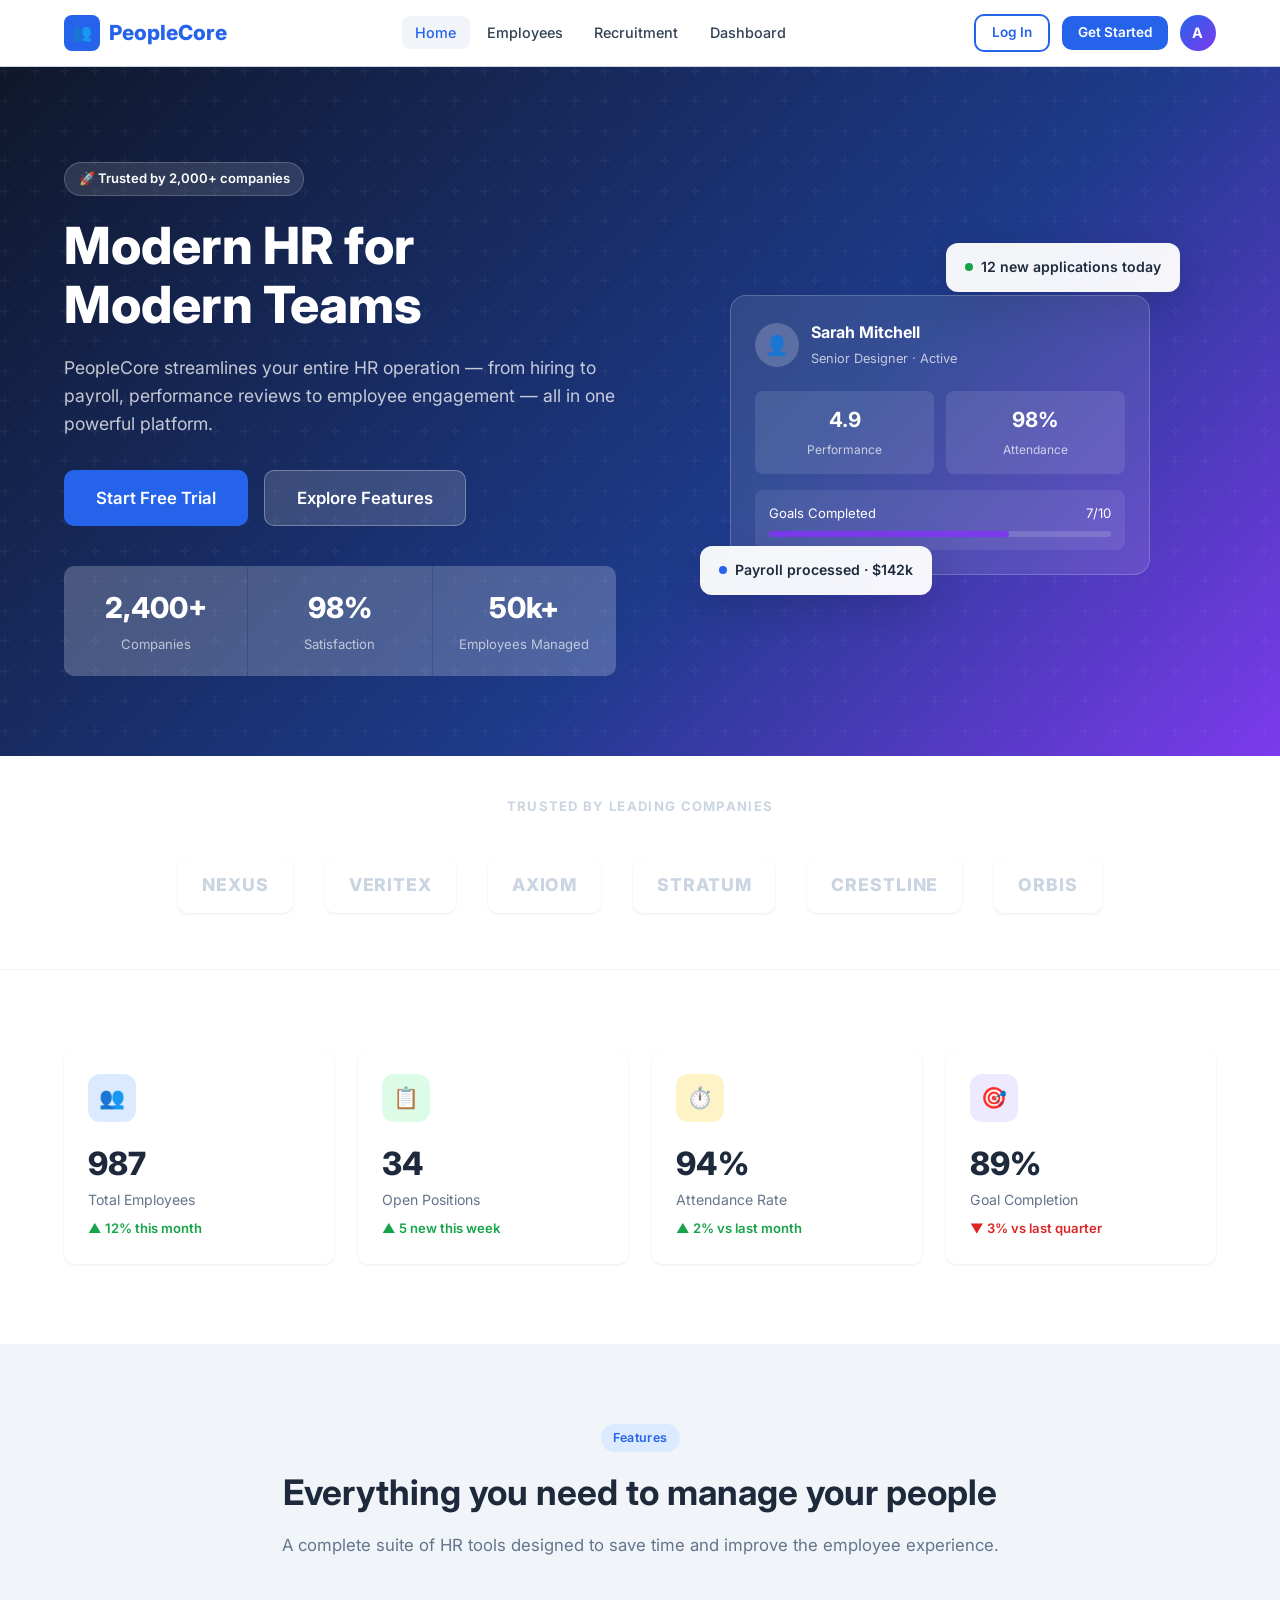
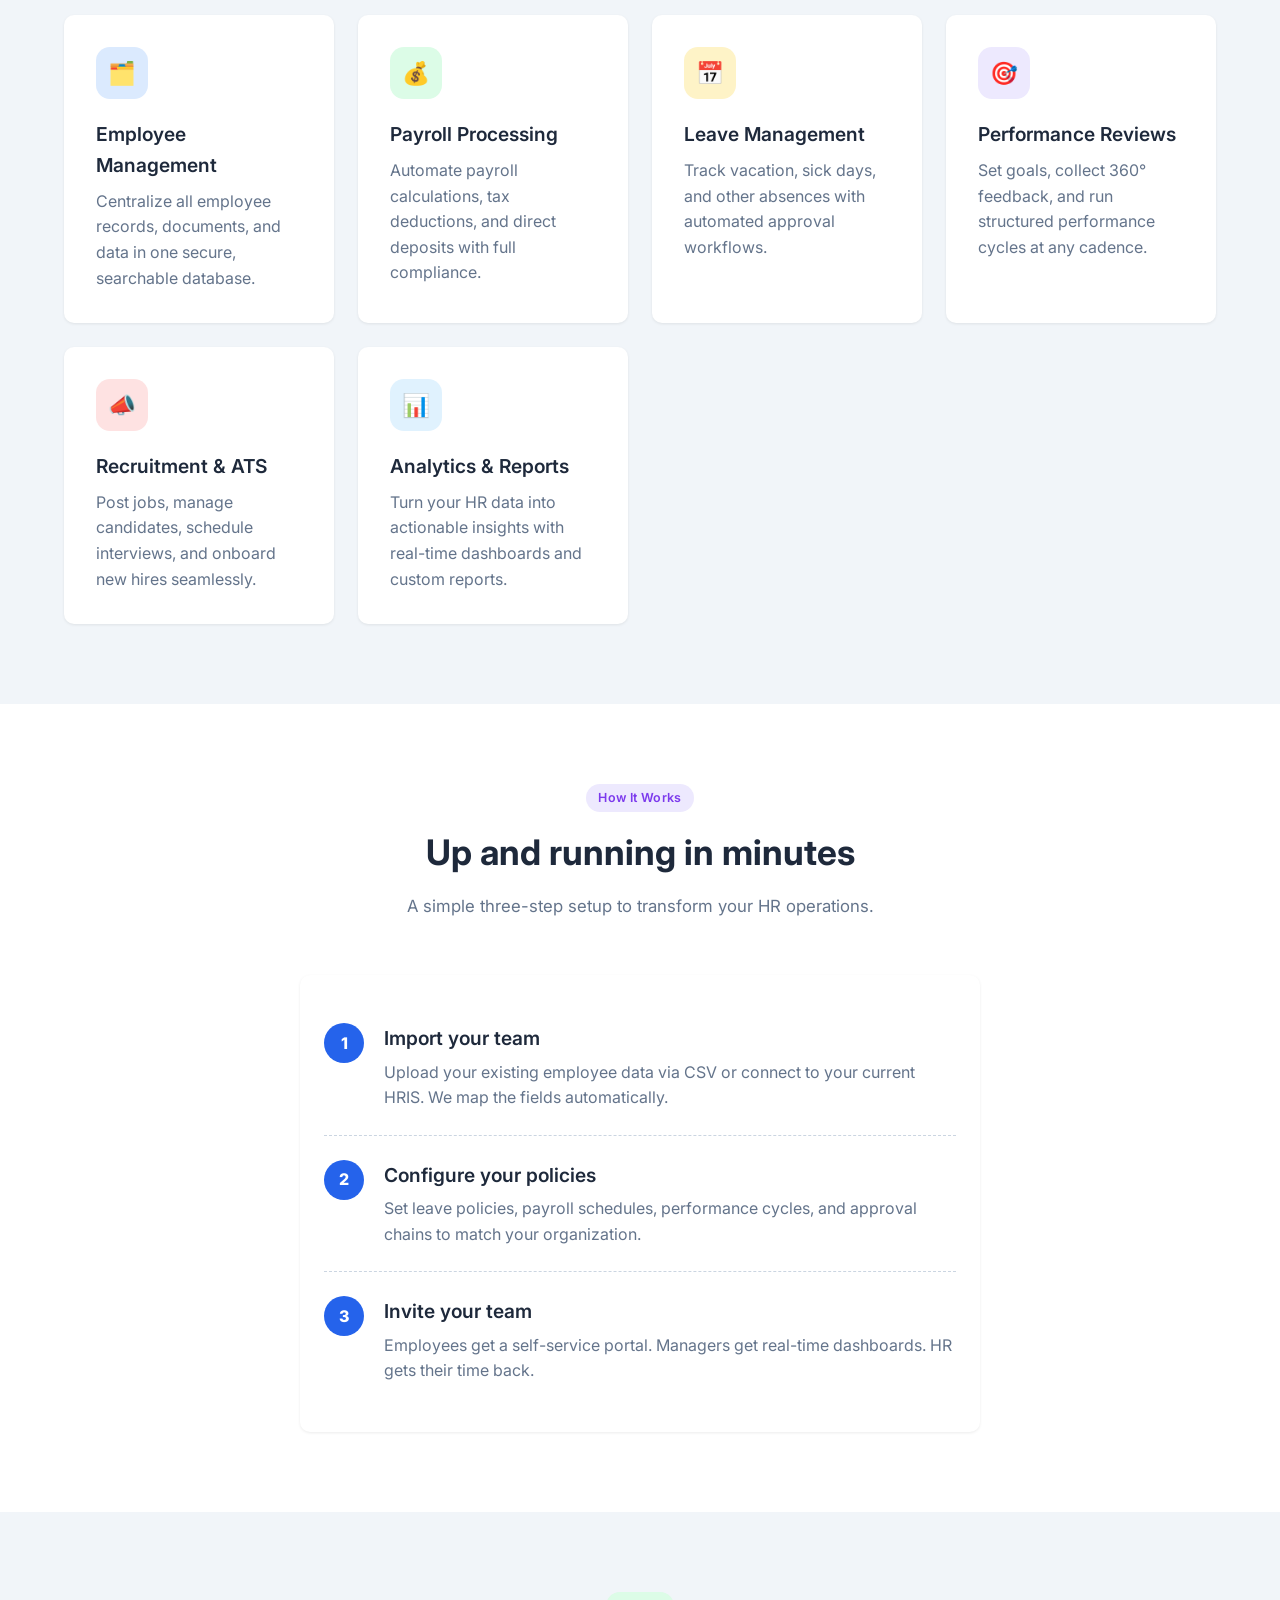
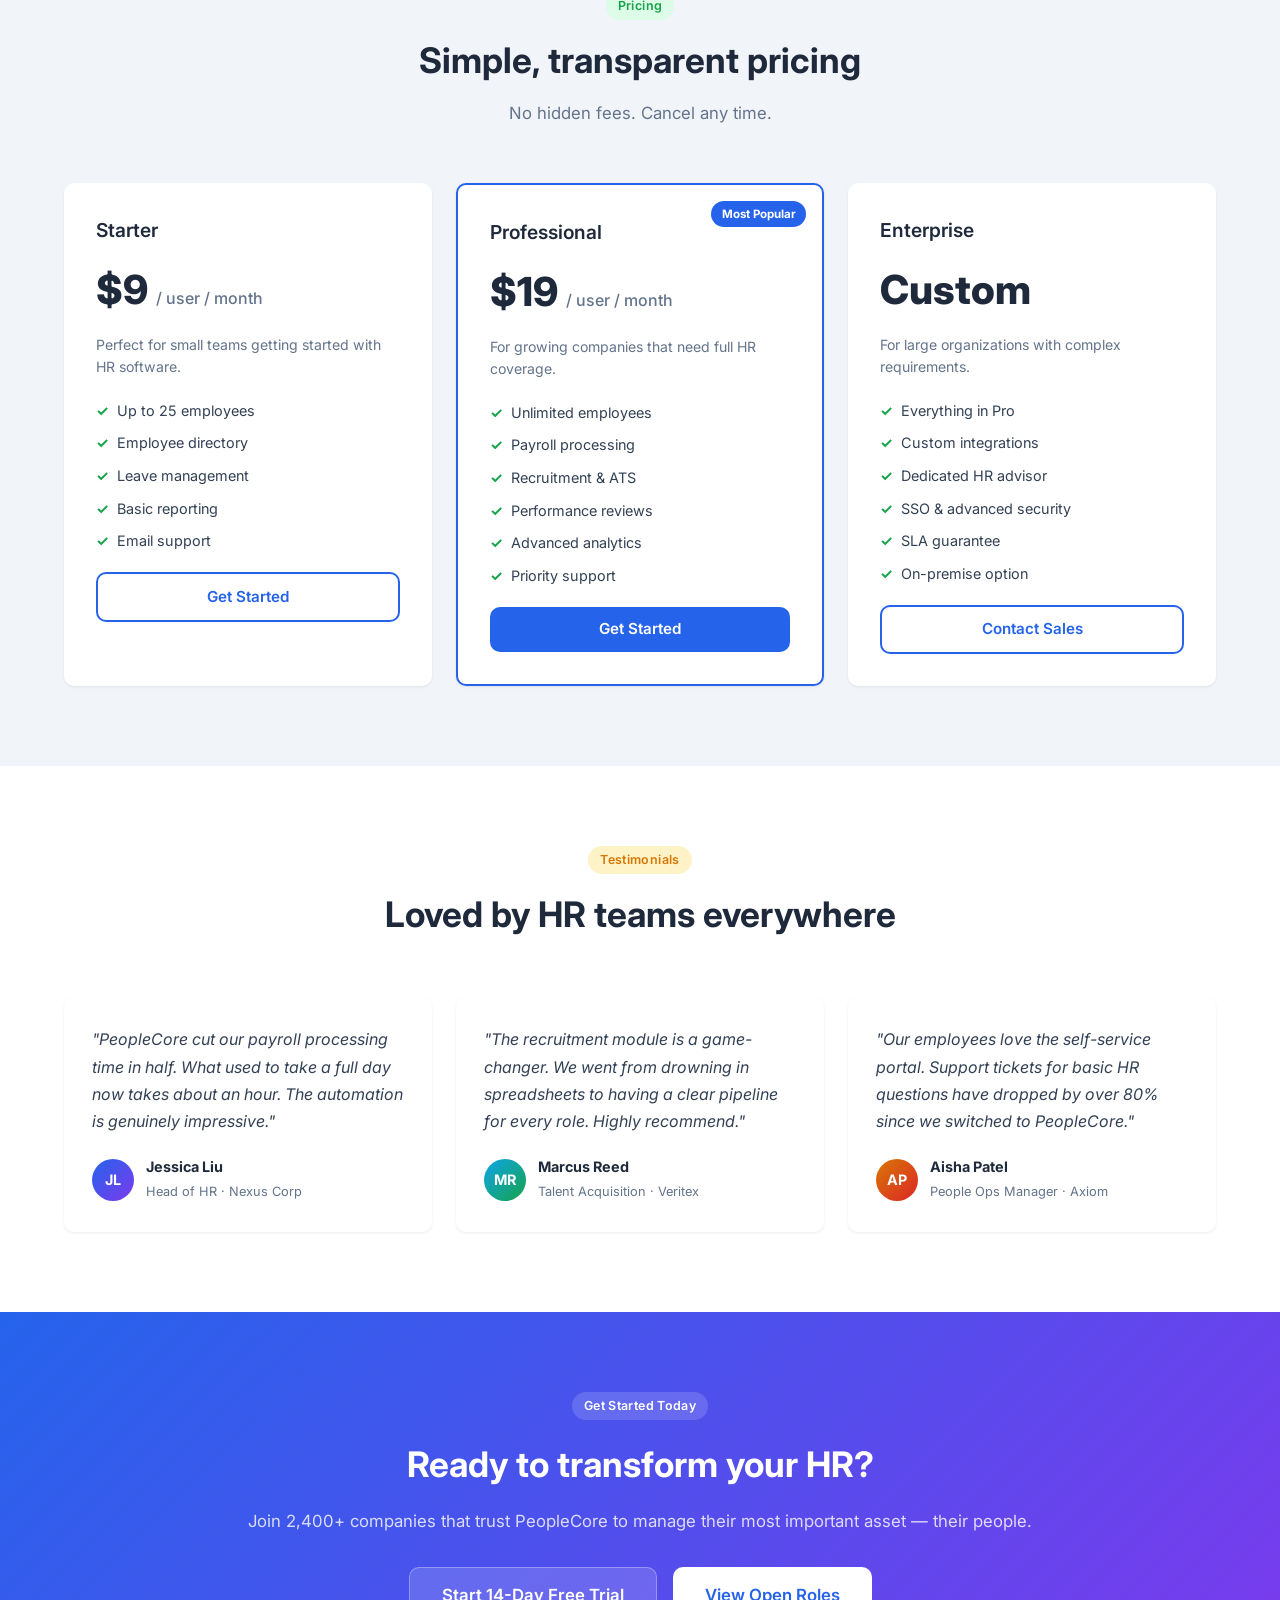
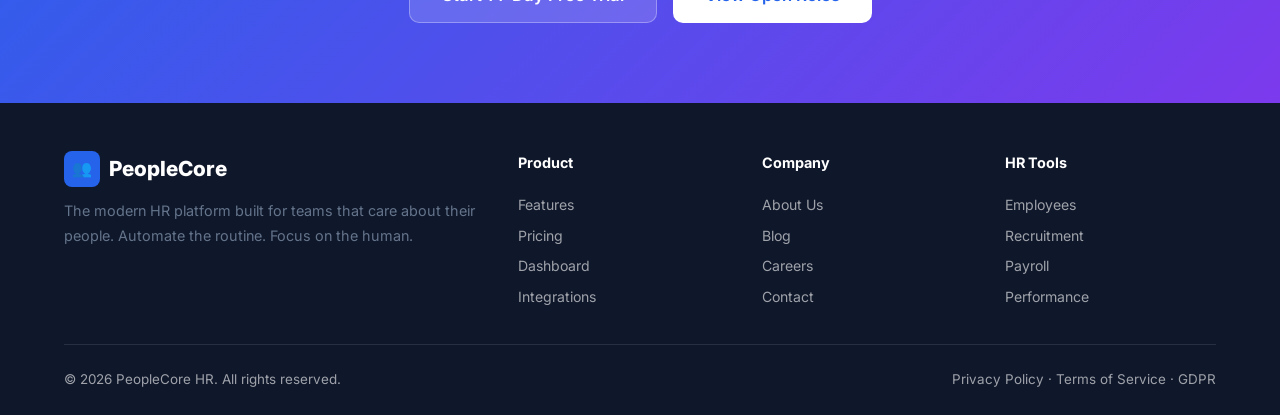
<file: index.html>
<!DOCTYPE html>
<html lang="en">
<head>
  <meta charset="UTF-8" />
  <meta name="viewport" content="width=device-width, initial-scale=1.0" />
  <title>PeopleCore HR — Modern Human Resources Platform</title>
  <link rel="preconnect" href="https://fonts.googleapis.com" />
  <link href="https://fonts.googleapis.com/css2?family=Inter:wght@400;500;600;700;800&display=swap" rel="stylesheet" />
  <link rel="stylesheet" href="styles.css" />
  <style>
    /* Page-specific extras */
    .testimonial-card { padding: 1.75rem; }
    .testimonial-card p { font-size: 1rem; color: var(--gray-700); font-style: italic; line-height: 1.7; }
    .testimonial-author { display: flex; align-items: center; gap: .75rem; margin-top: 1.25rem; }
    .testimonial-avatar {
      width: 42px; height: 42px; border-radius: 50%;
      display: flex; align-items: center; justify-content: center;
      font-weight: 700; color: #fff; font-size: .9rem;
    }
    .testimonial-author strong { display: block; font-size: .9rem; color: var(--gray-900); }
    .testimonial-author span  { font-size: .8rem; color: var(--gray-500); }

    .step-number {
      width: 40px; height: 40px; border-radius: 50%;
      background: var(--primary); color: #fff;
      display: flex; align-items: center; justify-content: center;
      font-weight: 800; font-size: 1rem; flex-shrink: 0;
    }
    .step { display: flex; gap: 1.25rem; align-items: flex-start; padding: 1.5rem 0; }
    .step + .step { border-top: 1px dashed var(--gray-300); }
    .step-content h3 { margin-bottom: .35rem; }

    .cta-section {
      background: linear-gradient(135deg, var(--primary) 0%, var(--accent) 100%);
      padding: 5rem 0; text-align: center; color: #fff;
    }
    .cta-section h2 { color: #fff; margin-bottom: 1rem; }
    .cta-section p  { color: rgba(255,255,255,.8); font-size: 1.05rem; margin-bottom: 2rem; }

    .pricing-card { padding: 2rem; position: relative; overflow: hidden; }
    .pricing-card.featured { border: 2px solid var(--primary); }
    .pricing-card .popular-badge {
      position: absolute; top: 1rem; right: 1rem;
      background: var(--primary); color: #fff;
      font-size: .72rem; font-weight: 700; padding: .25rem .65rem; border-radius: 999px;
    }
    .pricing-price { font-size: 2.5rem; font-weight: 800; color: var(--gray-900); margin: .75rem 0; }
    .pricing-price span { font-size: 1rem; font-weight: 500; color: var(--gray-500); }
    .pricing-features { margin: 1.25rem 0; display: flex; flex-direction: column; gap: .6rem; }
    .pricing-features li { font-size: .9rem; color: var(--gray-700); display: flex; align-items: center; gap: .5rem; }
    .pricing-features li::before { content: "✓"; color: var(--success); font-weight: 700; }

    .partner-logos {
      display: flex; flex-wrap: wrap; align-items: center; justify-content: center;
      gap: 2rem; padding: 1rem;
    }
    .partner-logo {
      background: var(--white); border-radius: 10px; padding: .85rem 1.5rem;
      box-shadow: var(--shadow-sm); font-weight: 800; font-size: 1.1rem;
      color: var(--gray-300); letter-spacing: .05em;
    }
  </style>
</head>
<body>

<!-- ===== NAVBAR ===== -->
<nav class="navbar">
  <div class="container nav-inner">
    <a href="index.html" class="nav-logo">
      <div class="logo-icon">👥</div>
      PeopleCore
    </a>
    <ul class="nav-links">
      <li><a href="index.html" class="active">Home</a></li>
      <li><a href="employees.html">Employees</a></li>
      <li><a href="recruitment.html">Recruitment</a></li>
      <li><a href="dashboard.html">Dashboard</a></li>
    </ul>
    <div class="nav-actions">
      <a href="dashboard.html" class="btn btn-outline btn-sm">Log In</a>
      <a href="dashboard.html" class="btn btn-primary btn-sm">Get Started</a>
      <div class="nav-avatar" title="Admin User">A</div>
    </div>
    <button class="nav-hamburger" aria-label="Open menu">☰</button>
  </div>
</nav>

<!-- ===== HERO ===== -->
<section class="hero">
  <div class="container hero-inner">
    <div class="hero-text">
      <div class="hero-tag">🚀 Trusted by 2,000+ companies</div>
      <h1>Modern HR for<br />Modern Teams</h1>
      <p>PeopleCore streamlines your entire HR operation — from hiring to payroll, performance reviews to employee engagement — all in one powerful platform.</p>
      <div class="hero-btns">
        <a href="dashboard.html" class="btn btn-primary btn-lg">Start Free Trial</a>
        <a href="#features" class="btn btn-ghost btn-lg">Explore Features</a>
      </div>
      <div class="hero-stats">
        <div class="hero-stat">
          <strong data-target="2400" data-suffix="+">0+</strong>
          <span>Companies</span>
        </div>
        <div class="hero-stat">
          <strong data-target="98" data-suffix="%">0%</strong>
          <span>Satisfaction</span>
        </div>
        <div class="hero-stat">
          <strong data-target="50" data-suffix="k+">0k+</strong>
          <span>Employees Managed</span>
        </div>
      </div>
    </div>

    <div class="hero-visual">
      <div class="hero-card-stack">
        <div class="hcard-float f1">
          <span class="dot dot-green"></span> 12 new applications today
        </div>
        <div class="hcard" style="margin-top:2rem;">
          <div style="display:flex;align-items:center;gap:.75rem;margin-bottom:1.25rem;">
            <div style="width:44px;height:44px;border-radius:50%;background:rgba(255,255,255,.2);display:flex;align-items:center;justify-content:center;font-size:1.2rem;">👤</div>
            <div>
              <strong style="display:block;">Sarah Mitchell</strong>
              <span style="font-size:.8rem;opacity:.7;">Senior Designer · Active</span>
            </div>
          </div>
          <div style="display:grid;grid-template-columns:1fr 1fr;gap:.75rem;">
            <div style="background:rgba(255,255,255,.1);border-radius:8px;padding:.75rem;text-align:center;">
              <strong style="display:block;font-size:1.3rem;">4.9</strong>
              <span style="font-size:.75rem;opacity:.7;">Performance</span>
            </div>
            <div style="background:rgba(255,255,255,.1);border-radius:8px;padding:.75rem;text-align:center;">
              <strong style="display:block;font-size:1.3rem;">98%</strong>
              <span style="font-size:.75rem;opacity:.7;">Attendance</span>
            </div>
          </div>
          <div style="margin-top:1rem;background:rgba(255,255,255,.08);border-radius:8px;padding:.85rem;">
            <div style="display:flex;justify-content:space-between;font-size:.82rem;margin-bottom:.4rem;">
              <span>Goals Completed</span><span>7/10</span>
            </div>
            <div style="height:6px;background:rgba(255,255,255,.15);border-radius:999px;">
              <div style="width:70%;height:100%;background:#7c3aed;border-radius:999px;"></div>
            </div>
          </div>
        </div>
        <div class="hcard-float f2">
          <span class="dot dot-blue"></span> Payroll processed · $142k
        </div>
      </div>
    </div>
  </div>
</section>

<!-- ===== PARTNER LOGOS ===== -->
<section style="background:var(--white);padding:2.5rem 0;border-bottom:1px solid var(--gray-100);">
  <div class="container">
    <p style="text-align:center;font-size:.82rem;font-weight:700;text-transform:uppercase;letter-spacing:.1em;color:var(--gray-300);margin-bottom:1.5rem;">Trusted by leading companies</p>
    <div class="partner-logos">
      <div class="partner-logo">NEXUS</div>
      <div class="partner-logo">VERITEX</div>
      <div class="partner-logo">AXIOM</div>
      <div class="partner-logo">STRATUM</div>
      <div class="partner-logo">CRESTLINE</div>
      <div class="partner-logo">ORBIS</div>
    </div>
  </div>
</section>

<!-- ===== STAT OVERVIEW ===== -->
<section class="section" style="background:var(--white);">
  <div class="container">
    <div class="grid-4">
      <div class="card stat-card">
        <div class="icon" style="background:#dbeafe;">👥</div>
        <strong data-target="1248" data-suffix="">0</strong>
        <p>Total Employees</p>
        <div class="trend trend-up">▲ 12% this month</div>
      </div>
      <div class="card stat-card">
        <div class="icon" style="background:#dcfce7;">📋</div>
        <strong data-target="34" data-suffix="">0</strong>
        <p>Open Positions</p>
        <div class="trend trend-up">▲ 5 new this week</div>
      </div>
      <div class="card stat-card">
        <div class="icon" style="background:#fef3c7;">⏱️</div>
        <strong data-target="96" data-suffix="%">0%</strong>
        <p>Attendance Rate</p>
        <div class="trend trend-up">▲ 2% vs last month</div>
      </div>
      <div class="card stat-card">
        <div class="icon" style="background:#ede9fe;">🎯</div>
        <strong data-target="89" data-suffix="%">0%</strong>
        <p>Goal Completion</p>
        <div class="trend trend-down">▼ 3% vs last quarter</div>
      </div>
    </div>
  </div>
</section>

<!-- ===== FEATURES ===== -->
<section class="section" id="features">
  <div class="container">
    <div class="section-header">
      <div class="badge badge-blue" style="margin-bottom:.75rem;">Features</div>
      <h2>Everything you need to manage your people</h2>
      <p>A complete suite of HR tools designed to save time and improve the employee experience.</p>
    </div>
    <div class="grid-3">
      <div class="card feature-card">
        <div class="icon" style="background:#dbeafe;">🗂️</div>
        <h3>Employee Management</h3>
        <p>Centralize all employee records, documents, and data in one secure, searchable database.</p>
      </div>
      <div class="card feature-card">
        <div class="icon" style="background:#dcfce7;">💰</div>
        <h3>Payroll Processing</h3>
        <p>Automate payroll calculations, tax deductions, and direct deposits with full compliance.</p>
      </div>
      <div class="card feature-card">
        <div class="icon" style="background:#fef3c7;">📅</div>
        <h3>Leave Management</h3>
        <p>Track vacation, sick days, and other absences with automated approval workflows.</p>
      </div>
      <div class="card feature-card">
        <div class="icon" style="background:#ede9fe;">🎯</div>
        <h3>Performance Reviews</h3>
        <p>Set goals, collect 360° feedback, and run structured performance cycles at any cadence.</p>
      </div>
      <div class="card feature-card">
        <div class="icon" style="background:#fee2e2;">📣</div>
        <h3>Recruitment & ATS</h3>
        <p>Post jobs, manage candidates, schedule interviews, and onboard new hires seamlessly.</p>
      </div>
      <div class="card feature-card">
        <div class="icon" style="background:#e0f2fe;">📊</div>
        <h3>Analytics & Reports</h3>
        <p>Turn your HR data into actionable insights with real-time dashboards and custom reports.</p>
      </div>
    </div>
  </div>
</section>

<!-- ===== HOW IT WORKS ===== -->
<section class="section" style="background:var(--white);">
  <div class="container">
    <div class="section-header">
      <div class="badge badge-purple" style="margin-bottom:.75rem;">How It Works</div>
      <h2>Up and running in minutes</h2>
      <p>A simple three-step setup to transform your HR operations.</p>
    </div>
    <div style="max-width:680px;margin:0 auto;" class="card card-body">
      <div class="step">
        <div class="step-number">1</div>
        <div class="step-content">
          <h3>Import your team</h3>
          <p>Upload your existing employee data via CSV or connect to your current HRIS. We map the fields automatically.</p>
        </div>
      </div>
      <div class="step">
        <div class="step-number">2</div>
        <div class="step-content">
          <h3>Configure your policies</h3>
          <p>Set leave policies, payroll schedules, performance cycles, and approval chains to match your organization.</p>
        </div>
      </div>
      <div class="step">
        <div class="step-number">3</div>
        <div class="step-content">
          <h3>Invite your team</h3>
          <p>Employees get a self-service portal. Managers get real-time dashboards. HR gets their time back.</p>
        </div>
      </div>
    </div>
  </div>
</section>

<!-- ===== PRICING ===== -->
<section class="section" id="pricing">
  <div class="container">
    <div class="section-header">
      <div class="badge badge-green" style="margin-bottom:.75rem;">Pricing</div>
      <h2>Simple, transparent pricing</h2>
      <p>No hidden fees. Cancel any time.</p>
    </div>
    <div class="grid-3">
      <div class="card pricing-card">
        <h3>Starter</h3>
        <div class="pricing-price">$9 <span>/ user / month</span></div>
        <p style="font-size:.88rem;">Perfect for small teams getting started with HR software.</p>
        <ul class="pricing-features">
          <li>Up to 25 employees</li>
          <li>Employee directory</li>
          <li>Leave management</li>
          <li>Basic reporting</li>
          <li>Email support</li>
        </ul>
        <a href="dashboard.html" class="btn btn-outline" style="width:100%;justify-content:center;">Get Started</a>
      </div>
      <div class="card pricing-card featured">
        <div class="popular-badge">Most Popular</div>
        <h3>Professional</h3>
        <div class="pricing-price">$19 <span>/ user / month</span></div>
        <p style="font-size:.88rem;">For growing companies that need full HR coverage.</p>
        <ul class="pricing-features">
          <li>Unlimited employees</li>
          <li>Payroll processing</li>
          <li>Recruitment & ATS</li>
          <li>Performance reviews</li>
          <li>Advanced analytics</li>
          <li>Priority support</li>
        </ul>
        <a href="dashboard.html" class="btn btn-primary" style="width:100%;justify-content:center;">Get Started</a>
      </div>
      <div class="card pricing-card">
        <h3>Enterprise</h3>
        <div class="pricing-price">Custom</div>
        <p style="font-size:.88rem;">For large organizations with complex requirements.</p>
        <ul class="pricing-features">
          <li>Everything in Pro</li>
          <li>Custom integrations</li>
          <li>Dedicated HR advisor</li>
          <li>SSO & advanced security</li>
          <li>SLA guarantee</li>
          <li>On-premise option</li>
        </ul>
        <a href="#contact" class="btn btn-outline" style="width:100%;justify-content:center;">Contact Sales</a>
      </div>
    </div>
  </div>
</section>

<!-- ===== TESTIMONIALS ===== -->
<section class="section" style="background:var(--white);">
  <div class="container">
    <div class="section-header">
      <div class="badge badge-yellow" style="margin-bottom:.75rem;">Testimonials</div>
      <h2>Loved by HR teams everywhere</h2>
    </div>
    <div class="grid-3">
      <div class="card testimonial-card">
        <p>"PeopleCore cut our payroll processing time in half. What used to take a full day now takes about an hour. The automation is genuinely impressive."</p>
        <div class="testimonial-author">
          <div class="testimonial-avatar" style="background:linear-gradient(135deg,#2563eb,#7c3aed);">JL</div>
          <div>
            <strong>Jessica Liu</strong>
            <span>Head of HR · Nexus Corp</span>
          </div>
        </div>
      </div>
      <div class="card testimonial-card">
        <p>"The recruitment module is a game-changer. We went from drowning in spreadsheets to having a clear pipeline for every role. Highly recommend."</p>
        <div class="testimonial-author">
          <div class="testimonial-avatar" style="background:linear-gradient(135deg,#0ea5e9,#16a34a);">MR</div>
          <div>
            <strong>Marcus Reed</strong>
            <span>Talent Acquisition · Veritex</span>
          </div>
        </div>
      </div>
      <div class="card testimonial-card">
        <p>"Our employees love the self-service portal. Support tickets for basic HR questions have dropped by over 80% since we switched to PeopleCore."</p>
        <div class="testimonial-author">
          <div class="testimonial-avatar" style="background:linear-gradient(135deg,#d97706,#dc2626);">AP</div>
          <div>
            <strong>Aisha Patel</strong>
            <span>People Ops Manager · Axiom</span>
          </div>
        </div>
      </div>
    </div>
  </div>
</section>

<!-- ===== CTA ===== -->
<section class="cta-section" id="contact">
  <div class="container">
    <div class="badge badge-blue" style="margin-bottom:1rem;background:rgba(255,255,255,.15);color:#fff;">Get Started Today</div>
    <h2>Ready to transform your HR?</h2>
    <p>Join 2,400+ companies that trust PeopleCore to manage their most important asset — their people.</p>
    <div style="display:flex;gap:1rem;justify-content:center;flex-wrap:wrap;">
      <a href="dashboard.html" class="btn btn-ghost btn-lg">Start 14-Day Free Trial</a>
      <a href="recruitment.html" class="btn btn-lg" style="background:#fff;color:var(--primary);">View Open Roles</a>
    </div>
  </div>
</section>

<!-- ===== FOOTER ===== -->
<footer class="footer">
  <div class="container">
    <div class="footer-grid">
      <div class="footer-brand">
        <div class="nav-logo" style="color:#fff;">
          <div class="logo-icon">👥</div>
          PeopleCore
        </div>
        <p>The modern HR platform built for teams that care about their people. Automate the routine. Focus on the human.</p>
      </div>
      <div class="footer-col">
        <h4>Product</h4>
        <a href="#features">Features</a>
        <a href="#pricing">Pricing</a>
        <a href="dashboard.html">Dashboard</a>
        <a href="#">Integrations</a>
      </div>
      <div class="footer-col">
        <h4>Company</h4>
        <a href="#">About Us</a>
        <a href="#">Blog</a>
        <a href="#">Careers</a>
        <a href="#contact">Contact</a>
      </div>
      <div class="footer-col">
        <h4>HR Tools</h4>
        <a href="employees.html">Employees</a>
        <a href="recruitment.html">Recruitment</a>
        <a href="#">Payroll</a>
        <a href="#">Performance</a>
      </div>
    </div>
    <div class="footer-bottom">
      <span>© 2026 PeopleCore HR. All rights reserved.</span>
      <span>Privacy Policy · Terms of Service · GDPR</span>
    </div>
  </div>
</footer>

<script src="app.js"></script>
</body>
</html>
</file>
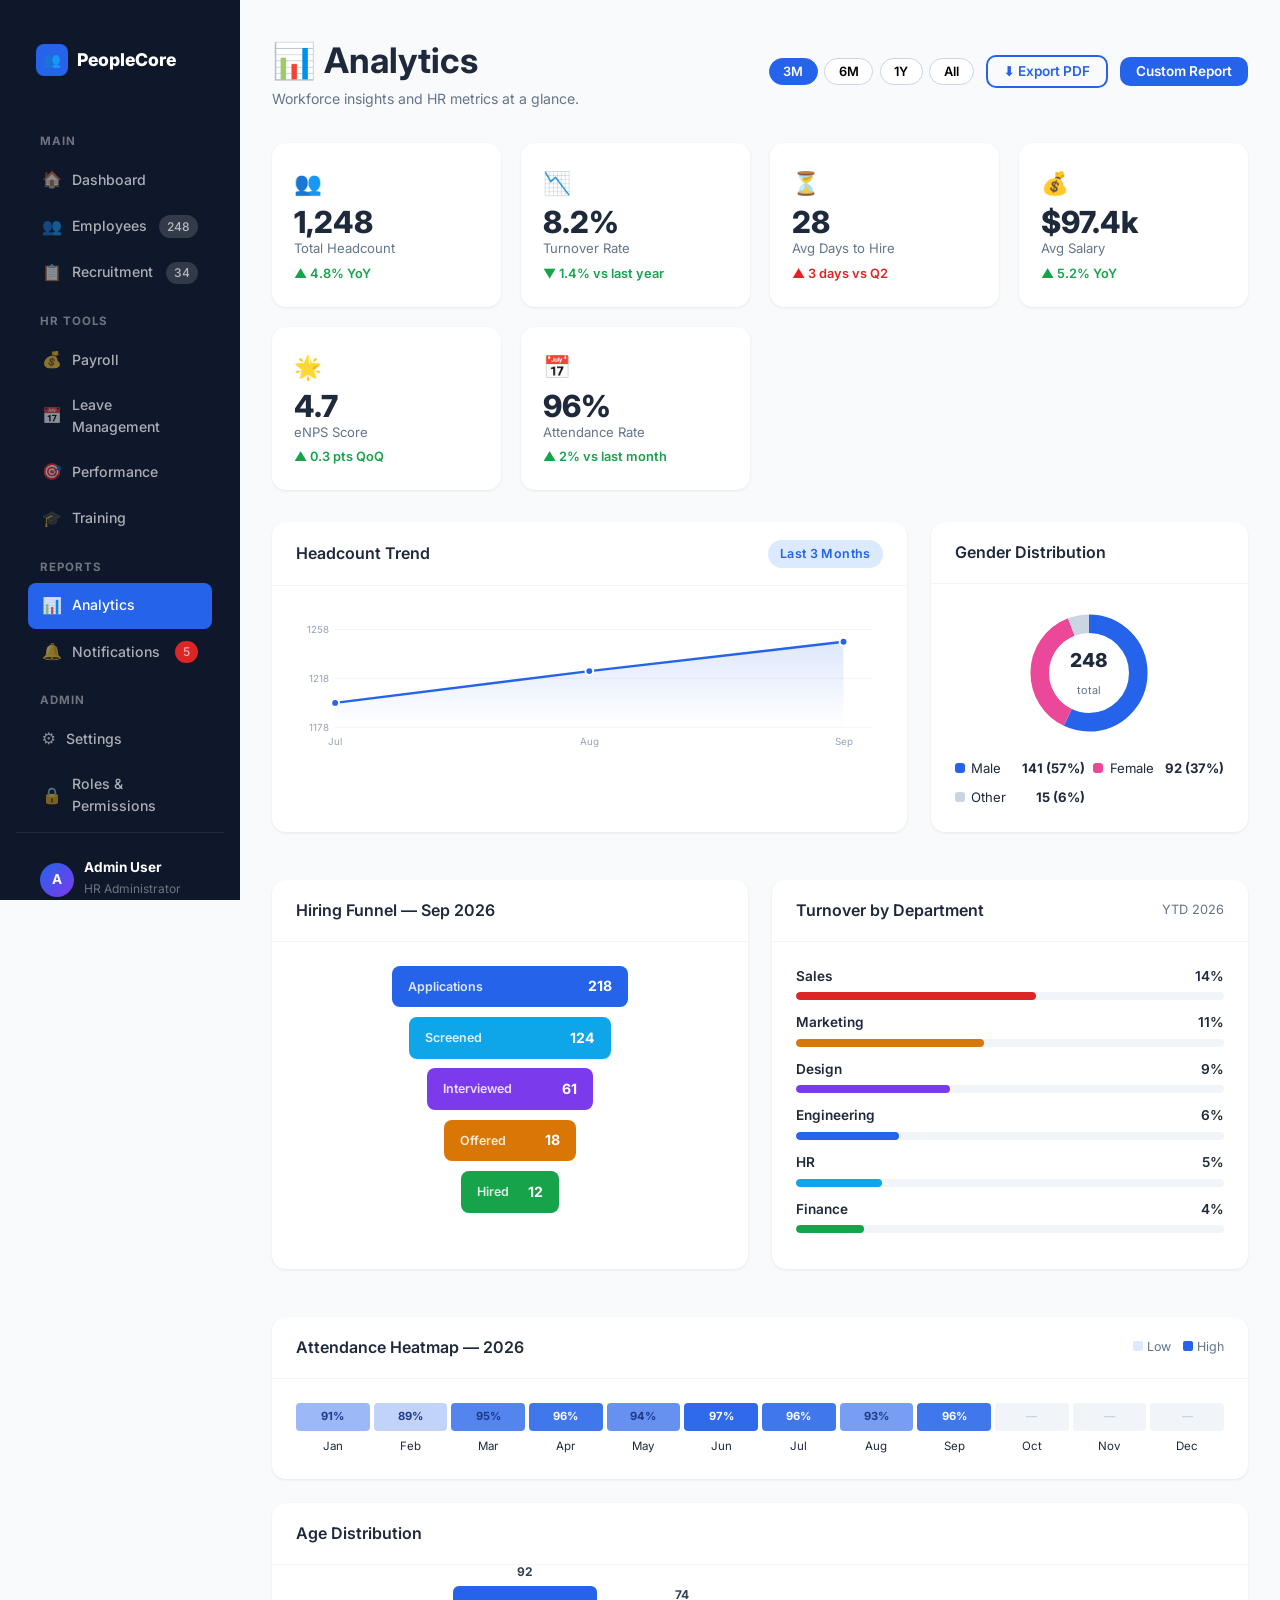
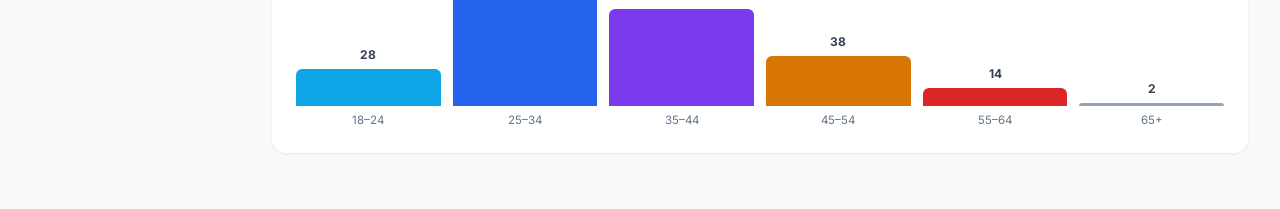
<file: analytics.html>
<!DOCTYPE html>
<html lang="en">
<head>
  <meta charset="UTF-8"/>
  <meta name="viewport" content="width=device-width, initial-scale=1.0"/>
  <title>Analytics — PeopleCore HR</title>
  <link rel="preconnect" href="https://fonts.googleapis.com"/>
  <link href="https://fonts.googleapis.com/css2?family=Inter:wght@400;500;600;700;800&display=swap" rel="stylesheet"/>
  <link rel="stylesheet" href="styles.css"/>
  <style>
    body{background:#f8fafc;}
    .dash-layout{display:grid;grid-template-columns:240px 1fr;min-height:100vh;}
    .sidebar{background:var(--dark);display:flex;flex-direction:column;position:sticky;top:0;height:100vh;overflow-y:auto;}
    .sidebar-logo{padding:1.25rem 1.25rem 0;display:flex;align-items:center;gap:.55rem;font-size:1.1rem;font-weight:800;color:#fff;margin-bottom:1rem;}
    .sidebar-logo .logo-icon{width:32px;height:32px;border-radius:8px;background:var(--primary);display:flex;align-items:center;justify-content:center;font-size:.9rem;}
    .sidebar-divider{height:1px;background:rgba(255,255,255,.08);margin:.5rem 1rem;}
    .sidebar-nav{flex:1;padding:0 .75rem;}
    .sidebar-footer{padding:1rem;border-top:1px solid rgba(255,255,255,.08);}
    .user-chip{display:flex;align-items:center;gap:.65rem;padding:.6rem .5rem;border-radius:8px;}
    .user-chip .avatar{width:34px;height:34px;border-radius:50%;background:linear-gradient(135deg,var(--primary),var(--accent));display:flex;align-items:center;justify-content:center;font-weight:700;font-size:.85rem;color:#fff;flex-shrink:0;}
    .user-chip strong{display:block;font-size:.85rem;color:#fff;line-height:1.2;}
    .user-chip span{font-size:.75rem;color:rgba(255,255,255,.4);}
    .dash-main{padding:2rem;overflow-y:auto;}
    .topbar{display:flex;align-items:center;justify-content:space-between;margin-bottom:2rem;flex-wrap:wrap;gap:1rem;}

    .kpi-grid{display:grid;grid-template-columns:repeat(auto-fit,minmax(190px,1fr));gap:1.25rem;margin-bottom:2rem;}
    .kpi-card{background:#fff;border-radius:14px;padding:1.4rem;box-shadow:0 1px 3px rgba(0,0,0,.08);}
    .kpi-icon{font-size:1.4rem;margin-bottom:.4rem;}
    .kpi-val{font-size:1.9rem;font-weight:800;color:var(--gray-900);line-height:1;}
    .kpi-lbl{font-size:.82rem;color:var(--gray-500);}
    .kpi-chg{font-size:.8rem;font-weight:600;margin-top:.3rem;}

    .sc{background:#fff;border-radius:14px;box-shadow:0 1px 3px rgba(0,0,0,.08);margin-bottom:1.5rem;overflow:hidden;}
    .sc-head{display:flex;align-items:center;justify-content:space-between;padding:1.1rem 1.5rem;border-bottom:1px solid var(--gray-100);}
    .sc-head h3{margin:0;font-size:1rem;}
    .sc-body{padding:1.5rem;}

    /* Line chart (SVG) */
    .chart-svg-wrap{overflow-x:auto;}
    .chart-svg-wrap svg{display:block;}

    /* Heatmap */
    .heatmap{display:grid;grid-template-columns:repeat(12,1fr);gap:4px;}
    .hm-cell{height:28px;border-radius:4px;display:flex;align-items:center;justify-content:center;font-size:.7rem;font-weight:700;color:#fff;cursor:default;transition:transform .15s;}
    .hm-cell:hover{transform:scale(1.1);}
    .hm-label{font-size:.72rem;color:var(--gray-400);text-align:center;margin-top:2px;}

    /* Funnel */
    .funnel{display:flex;flex-direction:column;gap:.6rem;align-items:center;}
    .funnel-step{border-radius:8px;display:flex;align-items:center;justify-content:space-between;padding:.6rem 1rem;color:#fff;font-size:.88rem;font-weight:600;transition:width .4s;}
    .funnel-label{font-size:.78rem;opacity:.85;}

    /* Table toggle */
    .range-tabs{display:flex;gap:.4rem;flex-wrap:wrap;}
    .range-tab{padding:.3rem .85rem;border-radius:999px;font-size:.8rem;font-weight:600;border:1.5px solid var(--gray-300);background:#fff;cursor:pointer;transition:var(--transition);}
    .range-tab.active,.range-tab:hover{background:var(--primary);border-color:var(--primary);color:#fff;}

    @media(max-width:1024px){.dash-layout{grid-template-columns:1fr;}.sidebar{display:none;}}
  </style>
</head>
<body>
<div class="dash-layout">
  <aside class="sidebar" id="sidebar-mount"></aside>
  <main class="dash-main">
    <div class="topbar">
      <div><h2>📊 Analytics</h2><p style="margin:0;font-size:.88rem;color:var(--gray-500);">Workforce insights and HR metrics at a glance.</p></div>
      <div style="display:flex;gap:.75rem;align-items:center;flex-wrap:wrap;">
        <div class="range-tabs" id="rangeTabs">
          <button class="range-tab active" data-range="3m">3M</button>
          <button class="range-tab" data-range="6m">6M</button>
          <button class="range-tab" data-range="1y">1Y</button>
          <button class="range-tab" data-range="all">All</button>
        </div>
        <button class="btn btn-outline btn-sm" onclick="showToast('Analytics report exported','info')">⬇ Export PDF</button>
        <button class="btn btn-primary btn-sm" onclick="showToast('Generating custom report…','info')">Custom Report</button>
      </div>
    </div>

    <!-- KPIs -->
    <div class="kpi-grid">
      <div class="kpi-card"><div class="kpi-icon">👥</div><div class="kpi-val" data-target="1248">0</div><div class="kpi-lbl">Total Headcount</div><div class="kpi-chg" style="color:var(--success);">▲ 4.8% YoY</div></div>
      <div class="kpi-card"><div class="kpi-icon">📉</div><div class="kpi-val">8.2%</div><div class="kpi-lbl">Turnover Rate</div><div class="kpi-chg" style="color:var(--success);">▼ 1.4% vs last year</div></div>
      <div class="kpi-card"><div class="kpi-icon">⏳</div><div class="kpi-val">28</div><div class="kpi-lbl">Avg Days to Hire</div><div class="kpi-chg" style="color:var(--danger);">▲ 3 days vs Q2</div></div>
      <div class="kpi-card"><div class="kpi-icon">💰</div><div class="kpi-val">$97.4k</div><div class="kpi-lbl">Avg Salary</div><div class="kpi-chg" style="color:var(--success);">▲ 5.2% YoY</div></div>
      <div class="kpi-card"><div class="kpi-icon">🌟</div><div class="kpi-val">4.7</div><div class="kpi-lbl">eNPS Score</div><div class="kpi-chg" style="color:var(--success);">▲ 0.3 pts QoQ</div></div>
      <div class="kpi-card"><div class="kpi-icon">📅</div><div class="kpi-val">96%</div><div class="kpi-lbl">Attendance Rate</div><div class="kpi-chg" style="color:var(--success);">▲ 2% vs last month</div></div>
    </div>

    <div style="display:grid;grid-template-columns:2fr 1fr;gap:1.5rem;margin-bottom:1.5rem;">
      <!-- Headcount trend line chart -->
      <div class="sc">
        <div class="sc-head"><h3>Headcount Trend</h3><span class="badge badge-blue" id="rangeLabel">Last 3 Months</span></div>
        <div class="sc-body">
          <div class="chart-svg-wrap">
            <svg id="lineChart" viewBox="0 0 600 180" xmlns="http://www.w3.org/2000/svg" style="width:100%;height:auto;"></svg>
          </div>
        </div>
      </div>

      <!-- Gender diversity donut -->
      <div class="sc">
        <div class="sc-head"><h3>Gender Distribution</h3></div>
        <div class="sc-body" style="display:flex;flex-direction:column;align-items:center;gap:1.25rem;">
          <div style="position:relative;width:130px;height:130px;">
            <svg viewBox="0 0 42 42" style="width:100%;height:100%;transform:rotate(-90deg);">
              <circle cx="21" cy="21" r="15.915" fill="transparent" stroke="var(--primary)" stroke-width="6" stroke-dasharray="57 43"/>
              <circle cx="21" cy="21" r="15.915" fill="transparent" stroke="#ec4899" stroke-width="6" stroke-dasharray="37 63" stroke-dashoffset="-57"/>
              <circle cx="21" cy="21" r="15.915" fill="transparent" stroke="var(--gray-300)" stroke-width="6" stroke-dasharray="6 94" stroke-dashoffset="-94"/>
            </svg>
            <div style="position:absolute;top:50%;left:50%;transform:translate(-50%,-50%);text-align:center;">
              <strong style="font-size:1.2rem;font-weight:800;display:block;">248</strong>
              <span style="font-size:.68rem;color:var(--gray-500);">total</span>
            </div>
          </div>
          <div style="display:grid;grid-template-columns:1fr 1fr;gap:.5rem;width:100%;">
            <div style="display:flex;align-items:center;gap:.4rem;font-size:.82rem;"><div style="width:10px;height:10px;border-radius:3px;background:var(--primary);"></div><span>Male</span><strong style="margin-left:auto;">141 (57%)</strong></div>
            <div style="display:flex;align-items:center;gap:.4rem;font-size:.82rem;"><div style="width:10px;height:10px;border-radius:3px;background:#ec4899;"></div><span>Female</span><strong style="margin-left:auto;">92 (37%)</strong></div>
            <div style="display:flex;align-items:center;gap:.4rem;font-size:.82rem;"><div style="width:10px;height:10px;border-radius:3px;background:var(--gray-300);"></div><span>Other</span><strong style="margin-left:auto;">15 (6%)</strong></div>
          </div>
        </div>
      </div>
    </div>

    <div style="display:grid;grid-template-columns:1fr 1fr;gap:1.5rem;margin-bottom:1.5rem;">
      <!-- Hiring funnel -->
      <div class="sc">
        <div class="sc-head"><h3>Hiring Funnel — Sep 2026</h3></div>
        <div class="sc-body">
          <div class="funnel" id="funnelChart"></div>
        </div>
      </div>

      <!-- Turnover by dept -->
      <div class="sc">
        <div class="sc-head"><h3>Turnover by Department</h3><span style="font-size:.8rem;color:var(--gray-500);">YTD 2026</span></div>
        <div class="sc-body" id="turnoverChart"></div>
      </div>
    </div>

    <!-- Attendance heatmap -->
    <div class="sc">
      <div class="sc-head"><h3>Attendance Heatmap — 2026</h3><div style="display:flex;align-items:center;gap:.75rem;font-size:.78rem;color:var(--gray-500);">
        <span><span style="display:inline-block;width:10px;height:10px;background:#dbeafe;border-radius:2px;"></span> Low</span>
        <span><span style="display:inline-block;width:10px;height:10px;background:#2563eb;border-radius:2px;"></span> High</span>
      </div></div>
      <div class="sc-body">
        <div class="heatmap" id="heatmap"></div>
        <div style="display:grid;grid-template-columns:repeat(12,1fr);gap:4px;margin-top:4px;" id="heatmapLabels"></div>
      </div>
    </div>

    <!-- Age distribution -->
    <div class="sc">
      <div class="sc-head"><h3>Age Distribution</h3></div>
      <div class="sc-body">
        <div style="display:flex;align-items:flex-end;gap:.75rem;height:140px;" id="ageChart"></div>
      </div>
    </div>
  </main>
</div>
<script src="app.js"></script>
<script src="sidebar.js"></script>
<script>
// Range tabs
document.querySelectorAll('.range-tab').forEach(t=>{
  t.addEventListener('click',()=>{
    document.querySelectorAll('.range-tab').forEach(x=>x.classList.remove('active'));
    t.classList.add('active');
    const labels={'3m':'Last 3 Months','6m':'Last 6 Months','1y':'Last 12 Months','all':'All Time'};
    document.getElementById('rangeLabel').textContent=labels[t.dataset.range];
    drawLineChart(t.dataset.range);
    showToast('Chart updated','info');
  });
});

// Line chart
function drawLineChart(range){
  const datasets={
    '3m':{labels:['Jul','Aug','Sep'],values:[1198,1224,1248]},
    '6m':{labels:['Apr','May','Jun','Jul','Aug','Sep'],values:[1150,1162,1178,1198,1224,1248]},
    '1y':{labels:['Oct','Nov','Dec','Jan','Feb','Mar','Apr','May','Jun','Jul','Aug','Sep'],values:[1080,1092,1100,1115,1130,1142,1150,1162,1178,1198,1224,1248]},
    'all':{labels:['2022','2023','Q1\'24','Q2\'24','Q3\'24','Q4\'24','Q1\'25','Q2\'25','Q3\'25','Q4\'25','Q1\'26','Sep\'26'],values:[740,880,940,970,1010,1040,1080,1120,1160,1200,1230,1248]},
  };
  const d=datasets[range];
  const svg=document.getElementById('lineChart');
  const W=600,H=160,pad=40;
  const min=Math.min(...d.values)-20, max=Math.max(...d.values)+10;
  const xStep=(W-pad*2)/(d.labels.length-1);
  const yScale=v=>H-pad-((v-min)/(max-min))*(H-pad*1.5);
  const pts=d.values.map((v,i)=>({x:pad+i*xStep,y:yScale(v)}));
  const path=pts.map((p,i)=>i===0?`M${p.x},${p.y}`:`L${p.x},${p.y}`).join(' ');
  const areaPath=`${path} L${pts[pts.length-1].x},${H-pad} L${pts[0].x},${H-pad} Z`;
  const ticks=[min, min+Math.round((max-min)/2), max].map((v,i)=>{
    const y=yScale(v);
    return `<line x1="${pad}" y1="${y}" x2="${W-10}" y2="${y}" stroke="#f1f5f9" stroke-width="1"/>
            <text x="${pad-6}" y="${y+4}" font-size="10" fill="#94a3b8" text-anchor="end">${Math.round(v)}</text>`;
  }).join('');
  const xlabels=d.labels.map((l,i)=>`<text x="${pad+i*xStep}" y="${H-pad+18}" font-size="10" fill="#94a3b8" text-anchor="middle">${l}</text>`).join('');
  const dots=pts.map(p=>`<circle cx="${p.x}" cy="${p.y}" r="4" fill="var(--primary)" stroke="#fff" stroke-width="2"/>`).join('');
  svg.innerHTML=`
    ${ticks}${xlabels}
    <defs><linearGradient id="ag" x1="0" y1="0" x2="0" y2="1"><stop offset="0%" stop-color="#2563eb" stop-opacity=".15"/><stop offset="100%" stop-color="#2563eb" stop-opacity="0"/></linearGradient></defs>
    <path d="${areaPath}" fill="url(#ag)"/>
    <path d="${path}" fill="none" stroke="var(--primary)" stroke-width="2.5" stroke-linejoin="round"/>
    ${dots}`;
}
drawLineChart('3m');

// Hiring funnel
const funnelData=[
  {label:'Applications',n:218,color:'#2563eb'},
  {label:'Screened',    n:124,color:'#0ea5e9'},
  {label:'Interviewed', n:61, color:'#7c3aed'},
  {label:'Offered',     n:18, color:'#d97706'},
  {label:'Hired',       n:12, color:'#16a34a'},
];
const fc=document.getElementById('funnelChart');
funnelData.forEach((s,i)=>{
  const pct=55+i*(-8);
  fc.innerHTML+=`<div class="funnel-step" style="width:${pct}%;background:${s.color};">
    <span class="funnel-label">${s.label}</span><strong>${s.n}</strong>
  </div>`;
});

// Turnover chart
const turnover=[
  {dept:'Sales',     pct:14,color:'#dc2626'},
  {dept:'Marketing', pct:11,color:'#d97706'},
  {dept:'Design',    pct:9, color:'#7c3aed'},
  {dept:'Engineering',pct:6,color:'#2563eb'},
  {dept:'HR',        pct:5, color:'#0ea5e9'},
  {dept:'Finance',   pct:4, color:'#16a34a'},
];
const tc2=document.getElementById('turnoverChart');
turnover.forEach(t=>{
  tc2.innerHTML+=`<div style="margin-bottom:.75rem;">
    <div style="display:flex;justify-content:space-between;font-size:.85rem;font-weight:600;margin-bottom:.3rem;">
      <span>${t.dept}</span><span>${t.pct}%</span>
    </div>
    <div style="height:8px;background:var(--gray-100);border-radius:999px;overflow:hidden;">
      <div style="width:${t.pct*4}%;height:100%;background:${t.color};border-radius:999px;"></div>
    </div>
  </div>`;
});

// Heatmap
const months=['Jan','Feb','Mar','Apr','May','Jun','Jul','Aug','Sep','Oct','Nov','Dec'];
const attData=[91,89,95,96,94,97,96,93,96,null,null,null];
const hm=document.getElementById('heatmap');
const hl=document.getElementById('heatmapLabels');
months.forEach((m,i)=>{
  const v=attData[i];
  const opacity=v?0.2+(v-88)/12:0;
  const bg=v?`rgba(37,99,235,${opacity.toFixed(2)})`:'var(--gray-100)';
  const tc=v&&v>95?'#fff':v?'#1e3a8a':'var(--gray-300)';
  hm.innerHTML+=`<div class="hm-cell" style="background:${bg};color:${tc};" title="${m}: ${v||'N/A'}%">${v?v+'%':'—'}</div>`;
  hl.innerHTML+=`<div class="hm-label">${m}</div>`;
});

// Age distribution
const ageBands=[
  {label:'18–24',n:28,color:'#0ea5e9'},
  {label:'25–34',n:92,color:'#2563eb'},
  {label:'35–44',n:74,color:'#7c3aed'},
  {label:'45–54',n:38,color:'#d97706'},
  {label:'55–64',n:14,color:'#dc2626'},
  {label:'65+',  n:2, color:'#94a3b8'},
];
const maxN=Math.max(...ageBands.map(a=>a.n));
const ac=document.getElementById('ageChart');
ageBands.forEach(a=>{
  const h=Math.round((a.n/maxN)*120);
  ac.innerHTML+=`<div style="flex:1;display:flex;flex-direction:column;align-items:center;gap:.3rem;">
    <span style="font-size:.75rem;font-weight:700;color:var(--gray-700);">${a.n}</span>
    <div style="width:100%;height:${h}px;background:${a.color};border-radius:6px 6px 0 0;"></div>
    <span style="font-size:.72rem;color:var(--gray-500);">${a.label}</span>
  </div>`;
});
</script>
</body>
</html>
</file>
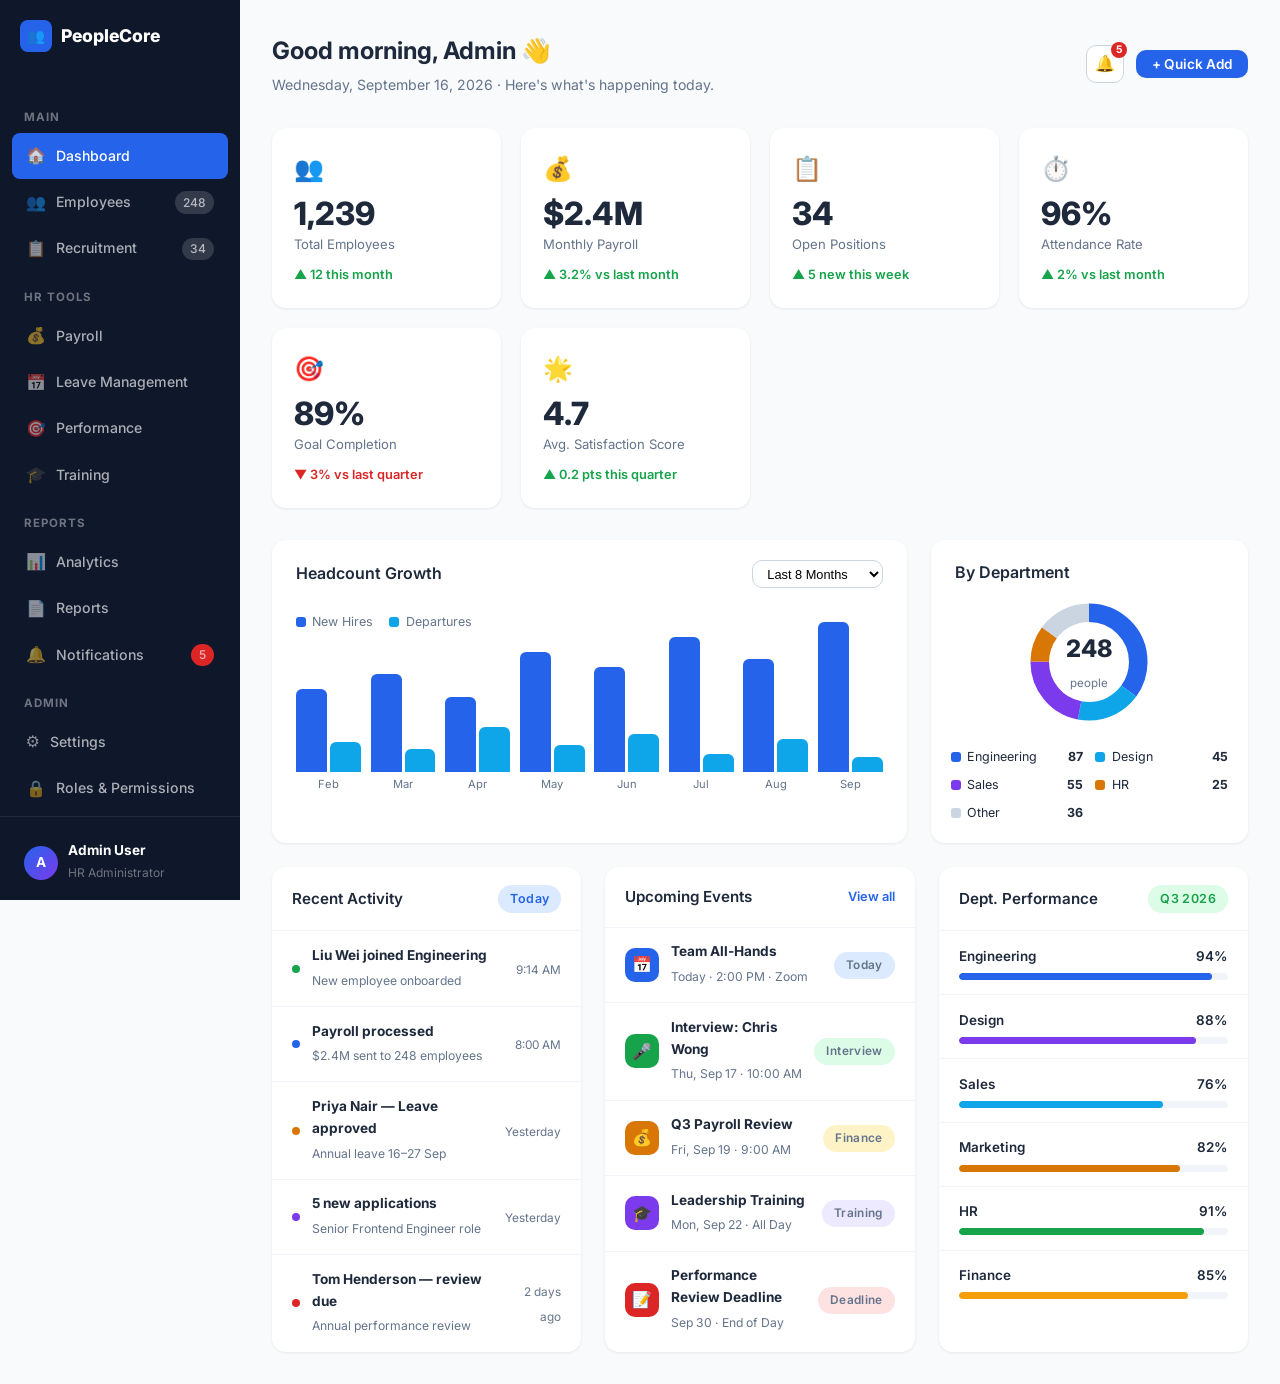
<file: dashboard.html>
<!DOCTYPE html>
<html lang="en">
<head>
  <meta charset="UTF-8" />
  <meta name="viewport" content="width=device-width, initial-scale=1.0" />
  <title>Dashboard — PeopleCore HR</title>
  <link rel="preconnect" href="https://fonts.googleapis.com" />
  <link href="https://fonts.googleapis.com/css2?family=Inter:wght@400;500;600;700;800&display=swap" rel="stylesheet" />
  <link rel="stylesheet" href="styles.css" />
  <style>
    body { background: #f8fafc; }
    .dash-layout { display: grid; grid-template-columns: 240px 1fr; min-height: 100vh; }

    /* Sidebar */
    .sidebar { background: var(--dark); padding: 0; display: flex; flex-direction: column; position: sticky; top: 0; height: 100vh; overflow-y: auto; }
    .sidebar-logo { padding: 1.25rem 1.25rem 0; display: flex; align-items: center; gap: .55rem; font-size: 1.1rem; font-weight: 800; color: #fff; margin-bottom: 1rem; }
    .sidebar-logo .logo-icon { width: 32px; height: 32px; border-radius: 8px; background: var(--primary); display: flex; align-items: center; justify-content: center; font-size: .9rem; }
    .sidebar-divider { height: 1px; background: rgba(255,255,255,.08); margin: .5rem 1rem; }
    .sidebar-nav { flex: 1; padding: 0 .75rem; }
    .sidebar-footer { padding: 1rem; border-top: 1px solid rgba(255,255,255,.08); }
    .user-chip { display: flex; align-items: center; gap: .65rem; padding: .6rem .5rem; border-radius: 8px; cursor: pointer; transition: var(--transition); }
    .user-chip:hover { background: rgba(255,255,255,.06); }
    .user-chip .avatar { width: 34px; height: 34px; border-radius: 50%; background: linear-gradient(135deg,var(--primary),var(--accent)); display: flex; align-items: center; justify-content: center; font-weight: 700; font-size: .85rem; color: #fff; flex-shrink: 0; }
    .user-chip strong { display: block; font-size: .85rem; color: #fff; line-height: 1.2; }
    .user-chip span { font-size: .75rem; color: rgba(255,255,255,.4); }

    /* Main content */
    .dash-main { padding: 2rem; overflow-y: auto; }
    .topbar { display: flex; align-items: center; justify-content: space-between; margin-bottom: 2rem; flex-wrap: wrap; gap: 1rem; }
    .topbar-left h2 { font-size: 1.5rem; margin-bottom: .2rem; }
    .topbar-left p  { font-size: .88rem; margin: 0; }
    .topbar-right { display: flex; gap: .75rem; align-items: center; }
    .notif-btn { position: relative; width: 38px; height: 38px; border-radius: 10px; background: var(--white); border: 1.5px solid var(--gray-300); display: flex; align-items: center; justify-content: center; cursor: pointer; font-size: 1rem; }
    .notif-badge { position: absolute; top: -4px; right: -4px; width: 16px; height: 16px; background: var(--danger); border-radius: 50%; font-size: .65rem; color: #fff; font-weight: 700; display: flex; align-items: center; justify-content: center; }

    /* KPI row */
    .kpi-grid { display: grid; grid-template-columns: repeat(auto-fit, minmax(200px, 1fr)); gap: 1.25rem; margin-bottom: 2rem; }
    .kpi-card { background: var(--white); border-radius: 14px; padding: 1.4rem; box-shadow: var(--shadow-sm); display: flex; flex-direction: column; gap: .25rem; }
    .kpi-icon { font-size: 1.5rem; margin-bottom: .35rem; }
    .kpi-value { font-size: 2rem; font-weight: 800; color: var(--gray-900); line-height: 1; }
    .kpi-label { font-size: .82rem; color: var(--gray-500); }
    .kpi-change { font-size: .8rem; font-weight: 600; margin-top: .35rem; }
    .kpi-change.up   { color: var(--success); }
    .kpi-change.down { color: var(--danger); }

    /* Charts */
    .charts-row { display: grid; grid-template-columns: 2fr 1fr; gap: 1.5rem; margin-bottom: 1.5rem; }
    .chart-card { background: var(--white); border-radius: 14px; box-shadow: var(--shadow-sm); overflow: hidden; }
    .chart-head { display: flex; align-items: center; justify-content: space-between; padding: 1.25rem 1.5rem .75rem; }
    .chart-head h3 { margin: 0; font-size: 1rem; }
    .bar-chart-wrap { padding: 0 1.5rem 1.5rem; }
    .bar-chart-inner { display: flex; align-items: flex-end; gap: .6rem; height: 150px; }
    .bc-group { flex: 1; display: flex; flex-direction: column; align-items: center; gap: .3rem; }
    .bc-bar { width: 100%; border-radius: 6px 6px 0 0; min-height: 4px; }
    .bc-label { font-size: .7rem; color: var(--gray-500); white-space: nowrap; }
    .bar-legend { display: flex; gap: 1rem; padding: .75rem 1.5rem 0; }
    .legend-pill { display: flex; align-items: center; gap: .4rem; font-size: .78rem; color: var(--gray-500); }
    .legend-pill .dot { width: 10px; height: 10px; border-radius: 3px; }

    /* Donut */
    .donut-card { background: var(--white); border-radius: 14px; box-shadow: var(--shadow-sm); padding: 1.25rem; }
    .donut-chart-wrap { display: flex; flex-direction: column; align-items: center; gap: 1.25rem; }
    .donut-svg-wrap { position: relative; width: 130px; height: 130px; }
    .donut-svg-wrap svg { width: 100%; height: 100%; transform: rotate(-90deg); }
    .donut-center { position: absolute; top: 50%; left: 50%; transform: translate(-50%,-50%); text-align: center; }
    .donut-center strong { display: block; font-size: 1.5rem; font-weight: 800; color: var(--gray-900); }
    .donut-center span { font-size: .72rem; color: var(--gray-500); }
    .donut-legend-grid { display: grid; grid-template-columns: 1fr 1fr; gap: .5rem .75rem; width: 100%; }
    .donut-legend-item { display: flex; align-items: center; gap: .4rem; font-size: .78rem; }
    .dl-dot { width: 10px; height: 10px; border-radius: 3px; flex-shrink: 0; }
    .dl-name { color: var(--gray-600); }
    .dl-val  { font-weight: 700; color: var(--gray-900); margin-left: auto; }

    /* Bottom row */
    .bottom-row { display: grid; grid-template-columns: 1fr 1fr 1fr; gap: 1.5rem; }
    .list-card { background: var(--white); border-radius: 14px; box-shadow: var(--shadow-sm); overflow: hidden; }
    .list-card-head { display: flex; justify-content: space-between; align-items: center; padding: 1.1rem 1.25rem; border-bottom: 1px solid var(--gray-100); }
    .list-card-head h3 { font-size: .95rem; margin: 0; }
    .list-item { display: flex; align-items: center; gap: .75rem; padding: .85rem 1.25rem; border-bottom: 1px solid var(--gray-100); transition: background var(--transition); }
    .list-item:last-child { border-bottom: none; }
    .list-item:hover { background: var(--gray-100); }
    .li-avatar { width: 34px; height: 34px; border-radius: 50%; display: flex; align-items: center; justify-content: center; font-weight: 700; font-size: .78rem; color: #fff; flex-shrink: 0; }
    .li-text strong { display: block; font-size: .85rem; color: var(--gray-900); }
    .li-text span   { font-size: .76rem; color: var(--gray-500); }
    .li-meta { margin-left: auto; text-align: right; }
    .li-meta strong { display: block; font-size: .82rem; color: var(--gray-900); }
    .li-meta span   { font-size: .74rem; color: var(--gray-500); }

    .activity-dot { width: 8px; height: 8px; border-radius: 50%; flex-shrink: 0; }

    .progress-card { background: var(--white); border-radius: 14px; box-shadow: var(--shadow-sm); }
    .prog-item { padding: .9rem 1.25rem; border-bottom: 1px solid var(--gray-100); }
    .prog-item:last-child { border-bottom: none; }
    .prog-row { display: flex; justify-content: space-between; font-size: .84rem; font-weight: 600; margin-bottom: .35rem; }
    .prog-track { height: 7px; background: var(--gray-100); border-radius: 999px; overflow: hidden; }
    .prog-fill  { height: 100%; border-radius: 999px; }

    @media (max-width: 1100px) {
      .dash-layout { grid-template-columns: 1fr; }
      .sidebar { display: none; }
      .charts-row { grid-template-columns: 1fr; }
      .bottom-row { grid-template-columns: 1fr 1fr; }
    }
    @media (max-width: 700px) {
      .bottom-row { grid-template-columns: 1fr; }
      .kpi-grid { grid-template-columns: 1fr 1fr; }
    }
  </style>
</head>
<body>

<div class="dash-layout">

  <!-- ===== SIDEBAR ===== -->
  <aside class="sidebar">
    <a href="index.html" class="sidebar-logo">
      <div class="logo-icon">👥</div>
      PeopleCore
    </a>
    <div class="sidebar-divider"></div>
    <nav class="sidebar-nav">
      <div class="sidebar-section">Main</div>
      <a href="dashboard.html" class="sidebar-link active"><span class="icon">🏠</span> Dashboard</a>
      <a href="employees.html" class="sidebar-link"><span class="icon">👥</span> Employees <span class="count">248</span></a>
      <a href="recruitment.html" class="sidebar-link"><span class="icon">📋</span> Recruitment <span class="count">34</span></a>

      <div class="sidebar-section">HR Tools</div>
      <a href="payroll.html" class="sidebar-link"><span class="icon">💰</span> Payroll</a>
      <a href="leave.html" class="sidebar-link"><span class="icon">📅</span> Leave Management</a>
      <a href="performance.html" class="sidebar-link"><span class="icon">🎯</span> Performance</a>
      <a href="training.html" class="sidebar-link"><span class="icon">🎓</span> Training</a>

      <div class="sidebar-section">Reports</div>
      <a href="analytics.html" class="sidebar-link"><span class="icon">📊</span> Analytics</a>
      <a href="analytics.html" class="sidebar-link"><span class="icon">📄</span> Reports</a>
      <a href="notifications.html" class="sidebar-link"><span class="icon">🔔</span> Notifications <span class="count" style="background:#dc2626;">5</span></a>

      <div class="sidebar-section">Admin</div>
      <a href="settings.html" class="sidebar-link"><span class="icon">⚙️</span> Settings</a>
      <a href="roles.html" class="sidebar-link"><span class="icon">🔒</span> Roles & Permissions</a>
    </nav>
    <div class="sidebar-footer">
      <div class="user-chip">
        <div class="avatar">A</div>
        <div>
          <strong>Admin User</strong>
          <span>HR Administrator</span>
        </div>
      </div>
    </div>
  </aside>

  <!-- ===== MAIN ===== -->
  <main class="dash-main">

    <!-- Topbar -->
    <div class="topbar">
      <div class="topbar-left">
        <h2>Good morning, Admin 👋</h2>
        <p>Wednesday, September 16, 2026 · Here's what's happening today.</p>
      </div>
      <div class="topbar-right">
        <a href="notifications.html" class="notif-btn" style="text-decoration:none;">
          🔔 <div class="notif-badge">5</div>
        </a>
        <button class="btn btn-primary btn-sm" data-modal-open="quickAddModal">+ Quick Add</button>
      </div>
    </div>

    <!-- KPI Cards -->
    <div class="kpi-grid">
      <div class="kpi-card">
        <div class="kpi-icon">👥</div>
        <div class="kpi-value" data-target="1248" data-suffix="">0</div>
        <div class="kpi-label">Total Employees</div>
        <div class="kpi-change up">▲ 12 this month</div>
      </div>
      <div class="kpi-card">
        <div class="kpi-icon">💰</div>
        <div class="kpi-value">$2.4M</div>
        <div class="kpi-label">Monthly Payroll</div>
        <div class="kpi-change up">▲ 3.2% vs last month</div>
      </div>
      <div class="kpi-card">
        <div class="kpi-icon">📋</div>
        <div class="kpi-value" data-target="34" data-suffix="">0</div>
        <div class="kpi-label">Open Positions</div>
        <div class="kpi-change up">▲ 5 new this week</div>
      </div>
      <div class="kpi-card">
        <div class="kpi-icon">⏱️</div>
        <div class="kpi-value" data-target="96" data-suffix="%">0%</div>
        <div class="kpi-label">Attendance Rate</div>
        <div class="kpi-change up">▲ 2% vs last month</div>
      </div>
      <div class="kpi-card">
        <div class="kpi-icon">🎯</div>
        <div class="kpi-value" data-target="89" data-suffix="%">0%</div>
        <div class="kpi-label">Goal Completion</div>
        <div class="kpi-change down">▼ 3% vs last quarter</div>
      </div>
      <div class="kpi-card">
        <div class="kpi-icon">🌟</div>
        <div class="kpi-value">4.7</div>
        <div class="kpi-label">Avg. Satisfaction Score</div>
        <div class="kpi-change up">▲ 0.2 pts this quarter</div>
      </div>
    </div>

    <!-- Charts row -->
    <div class="charts-row">
      <!-- Bar chart: Headcount by Month -->
      <div class="chart-card">
        <div class="chart-head">
          <h3>Headcount Growth</h3>
          <select class="filter-select" style="padding:.3rem .65rem;font-size:.8rem;">
            <option>Last 8 Months</option><option>Last 12 Months</option>
          </select>
        </div>
        <div class="bar-legend">
          <div class="legend-pill"><div class="dot" style="background:var(--primary);"></div> New Hires</div>
          <div class="legend-pill"><div class="dot" style="background:var(--secondary);"></div> Departures</div>
        </div>
        <div class="bar-chart-wrap" style="padding-top:.75rem;">
          <div class="bar-chart-inner">
            <div class="bc-group">
              <div style="display:flex;gap:3px;align-items:flex-end;height:150px;width:100%;">
                <div class="bc-bar" style="flex:1;height:55%;background:var(--primary);"></div>
                <div class="bc-bar" style="flex:1;height:20%;background:var(--secondary);"></div>
              </div>
              <div class="bc-label">Feb</div>
            </div>
            <div class="bc-group">
              <div style="display:flex;gap:3px;align-items:flex-end;height:150px;width:100%;">
                <div class="bc-bar" style="flex:1;height:65%;background:var(--primary);"></div>
                <div class="bc-bar" style="flex:1;height:15%;background:var(--secondary);"></div>
              </div>
              <div class="bc-label">Mar</div>
            </div>
            <div class="bc-group">
              <div style="display:flex;gap:3px;align-items:flex-end;height:150px;width:100%;">
                <div class="bc-bar" style="flex:1;height:50%;background:var(--primary);"></div>
                <div class="bc-bar" style="flex:1;height:30%;background:var(--secondary);"></div>
              </div>
              <div class="bc-label">Apr</div>
            </div>
            <div class="bc-group">
              <div style="display:flex;gap:3px;align-items:flex-end;height:150px;width:100%;">
                <div class="bc-bar" style="flex:1;height:80%;background:var(--primary);"></div>
                <div class="bc-bar" style="flex:1;height:18%;background:var(--secondary);"></div>
              </div>
              <div class="bc-label">May</div>
            </div>
            <div class="bc-group">
              <div style="display:flex;gap:3px;align-items:flex-end;height:150px;width:100%;">
                <div class="bc-bar" style="flex:1;height:70%;background:var(--primary);"></div>
                <div class="bc-bar" style="flex:1;height:25%;background:var(--secondary);"></div>
              </div>
              <div class="bc-label">Jun</div>
            </div>
            <div class="bc-group">
              <div style="display:flex;gap:3px;align-items:flex-end;height:150px;width:100%;">
                <div class="bc-bar" style="flex:1;height:90%;background:var(--primary);"></div>
                <div class="bc-bar" style="flex:1;height:12%;background:var(--secondary);"></div>
              </div>
              <div class="bc-label">Jul</div>
            </div>
            <div class="bc-group">
              <div style="display:flex;gap:3px;align-items:flex-end;height:150px;width:100%;">
                <div class="bc-bar" style="flex:1;height:75%;background:var(--primary);"></div>
                <div class="bc-bar" style="flex:1;height:22%;background:var(--secondary);"></div>
              </div>
              <div class="bc-label">Aug</div>
            </div>
            <div class="bc-group">
              <div style="display:flex;gap:3px;align-items:flex-end;height:150px;width:100%;">
                <div class="bc-bar" style="flex:1;height:100%;background:var(--primary);"></div>
                <div class="bc-bar" style="flex:1;height:10%;background:var(--secondary);"></div>
              </div>
              <div class="bc-label">Sep</div>
            </div>
          </div>
        </div>
      </div>

      <!-- Donut: Dept breakdown -->
      <div class="chart-card">
        <div class="chart-head">
          <h3>By Department</h3>
        </div>
        <div style="padding:0 1.25rem 1.25rem;">
          <div class="donut-chart-wrap">
            <div class="donut-svg-wrap">
              <svg viewBox="0 0 42 42" fill="none">
                <!-- Engineering 35% -->
                <circle cx="21" cy="21" r="15.915" fill="transparent" stroke="var(--primary)"
                  stroke-width="6" stroke-dasharray="35 65" stroke-dashoffset="0" />
                <!-- Design 18% -->
                <circle cx="21" cy="21" r="15.915" fill="transparent" stroke="var(--secondary)"
                  stroke-width="6" stroke-dasharray="18 82" stroke-dashoffset="-35" />
                <!-- Sales 22% -->
                <circle cx="21" cy="21" r="15.915" fill="transparent" stroke="var(--accent)"
                  stroke-width="6" stroke-dasharray="22 78" stroke-dashoffset="-53" />
                <!-- HR 10% -->
                <circle cx="21" cy="21" r="15.915" fill="transparent" stroke="var(--warning)"
                  stroke-width="6" stroke-dasharray="10 90" stroke-dashoffset="-75" />
                <!-- Other 15% -->
                <circle cx="21" cy="21" r="15.915" fill="transparent" stroke="var(--gray-300)"
                  stroke-width="6" stroke-dasharray="15 85" stroke-dashoffset="-85" />
              </svg>
              <div class="donut-center">
                <strong>248</strong>
                <span>people</span>
              </div>
            </div>
            <div class="donut-legend-grid">
              <div class="donut-legend-item"><div class="dl-dot" style="background:var(--primary);"></div><span class="dl-name">Engineering</span><span class="dl-val">87</span></div>
              <div class="donut-legend-item"><div class="dl-dot" style="background:var(--secondary);"></div><span class="dl-name">Design</span><span class="dl-val">45</span></div>
              <div class="donut-legend-item"><div class="dl-dot" style="background:var(--accent);"></div><span class="dl-name">Sales</span><span class="dl-val">55</span></div>
              <div class="donut-legend-item"><div class="dl-dot" style="background:var(--warning);"></div><span class="dl-name">HR</span><span class="dl-val">25</span></div>
              <div class="donut-legend-item"><div class="dl-dot" style="background:var(--gray-300);"></div><span class="dl-name">Other</span><span class="dl-val">36</span></div>
            </div>
          </div>
        </div>
      </div>
    </div>

    <!-- Bottom row -->
    <div class="bottom-row">

      <!-- Recent Activity -->
      <div class="list-card">
        <div class="list-card-head">
          <h3>Recent Activity</h3>
          <span class="badge badge-blue">Today</span>
        </div>
        <div class="list-item">
          <div class="activity-dot" style="background:var(--success);"></div>
          <div class="li-text">
            <strong>Liu Wei joined Engineering</strong>
            <span>New employee onboarded</span>
          </div>
          <div class="li-meta"><span>9:14 AM</span></div>
        </div>
        <div class="list-item">
          <div class="activity-dot" style="background:var(--primary);"></div>
          <div class="li-text">
            <strong>Payroll processed</strong>
            <span>$2.4M sent to 248 employees</span>
          </div>
          <div class="li-meta"><span>8:00 AM</span></div>
        </div>
        <div class="list-item">
          <div class="activity-dot" style="background:var(--warning);"></div>
          <div class="li-text">
            <strong>Priya Nair — Leave approved</strong>
            <span>Annual leave 16–27 Sep</span>
          </div>
          <div class="li-meta"><span>Yesterday</span></div>
        </div>
        <div class="list-item">
          <div class="activity-dot" style="background:var(--accent);"></div>
          <div class="li-text">
            <strong>5 new applications</strong>
            <span>Senior Frontend Engineer role</span>
          </div>
          <div class="li-meta"><span>Yesterday</span></div>
        </div>
        <div class="list-item">
          <div class="activity-dot" style="background:var(--danger);"></div>
          <div class="li-text">
            <strong>Tom Henderson — review due</strong>
            <span>Annual performance review</span>
          </div>
          <div class="li-meta"><span>2 days ago</span></div>
        </div>
      </div>

      <!-- Upcoming Events -->
      <div class="list-card">
        <div class="list-card-head">
          <h3>Upcoming Events</h3>
          <a href="#" style="font-size:.8rem;color:var(--primary);font-weight:600;">View all</a>
        </div>
        <div class="list-item">
          <div class="li-avatar" style="background:var(--primary);border-radius:10px;font-size:1rem;">📅</div>
          <div class="li-text">
            <strong>Team All-Hands</strong>
            <span>Today · 2:00 PM · Zoom</span>
          </div>
          <div class="li-meta"><span class="badge badge-blue">Today</span></div>
        </div>
        <div class="list-item">
          <div class="li-avatar" style="background:var(--success);border-radius:10px;font-size:1rem;">🎤</div>
          <div class="li-text">
            <strong>Interview: Chris Wong</strong>
            <span>Thu, Sep 17 · 10:00 AM</span>
          </div>
          <div class="li-meta"><span class="badge badge-green">Interview</span></div>
        </div>
        <div class="list-item">
          <div class="li-avatar" style="background:var(--warning);border-radius:10px;font-size:1rem;">💰</div>
          <div class="li-text">
            <strong>Q3 Payroll Review</strong>
            <span>Fri, Sep 19 · 9:00 AM</span>
          </div>
          <div class="li-meta"><span class="badge badge-yellow">Finance</span></div>
        </div>
        <div class="list-item">
          <div class="li-avatar" style="background:var(--accent);border-radius:10px;font-size:1rem;">🎓</div>
          <div class="li-text">
            <strong>Leadership Training</strong>
            <span>Mon, Sep 22 · All Day</span>
          </div>
          <div class="li-meta"><span class="badge badge-purple">Training</span></div>
        </div>
        <div class="list-item">
          <div class="li-avatar" style="background:var(--danger);border-radius:10px;font-size:1rem;">📝</div>
          <div class="li-text">
            <strong>Performance Review Deadline</strong>
            <span>Sep 30 · End of Day</span>
          </div>
          <div class="li-meta"><span class="badge badge-red">Deadline</span></div>
        </div>
      </div>

      <!-- Department Performance -->
      <div class="list-card">
        <div class="list-card-head">
          <h3>Dept. Performance</h3>
          <span class="badge badge-green">Q3 2026</span>
        </div>
        <div class="prog-item">
          <div class="prog-row"><span>Engineering</span><span>94%</span></div>
          <div class="prog-track"><div class="prog-fill" style="width:94%;background:var(--primary);"></div></div>
        </div>
        <div class="prog-item">
          <div class="prog-row"><span>Design</span><span>88%</span></div>
          <div class="prog-track"><div class="prog-fill" style="width:88%;background:var(--accent);"></div></div>
        </div>
        <div class="prog-item">
          <div class="prog-row"><span>Sales</span><span>76%</span></div>
          <div class="prog-track"><div class="prog-fill" style="width:76%;background:var(--secondary);"></div></div>
        </div>
        <div class="prog-item">
          <div class="prog-row"><span>Marketing</span><span>82%</span></div>
          <div class="prog-track"><div class="prog-fill" style="width:82%;background:var(--warning);"></div></div>
        </div>
        <div class="prog-item">
          <div class="prog-row"><span>HR</span><span>91%</span></div>
          <div class="prog-track"><div class="prog-fill" style="width:91%;background:var(--success);"></div></div>
        </div>
        <div class="prog-item">
          <div class="prog-row"><span>Finance</span><span>85%</span></div>
          <div class="prog-track"><div class="prog-fill" style="width:85%;background:#f59e0b;"></div></div>
        </div>
      </div>
    </div>

  </main>
</div>

<!-- QUICK ADD MODAL -->
<div class="modal-overlay" id="quickAddModal">
  <div class="modal" style="max-width:420px;">
    <div class="modal-header">
      <h3>Quick Add</h3>
      <button class="modal-close" data-modal-close="quickAddModal">✕</button>
    </div>
    <div class="modal-body">
      <div style="display:grid;grid-template-columns:1fr 1fr;gap:.85rem;">
        <a href="employees.html" class="card card-body" style="text-align:center;text-decoration:none;cursor:pointer;" onclick="closeModal('quickAddModal')">
          <div style="font-size:1.8rem;margin-bottom:.5rem;">👤</div>
          <strong style="font-size:.9rem;color:var(--gray-900);">Add Employee</strong>
        </a>
        <a href="recruitment.html" class="card card-body" style="text-align:center;text-decoration:none;cursor:pointer;" onclick="closeModal('quickAddModal')">
          <div style="font-size:1.8rem;margin-bottom:.5rem;">📋</div>
          <strong style="font-size:.9rem;color:var(--gray-900);">Post a Job</strong>
        </a>
        <div class="card card-body" style="text-align:center;cursor:pointer;" onclick="closeModal('quickAddModal');showToast('Opening payroll…','info')">
          <div style="font-size:1.8rem;margin-bottom:.5rem;">💰</div>
          <strong style="font-size:.9rem;color:var(--gray-900);">Run Payroll</strong>
        </div>
        <div class="card card-body" style="text-align:center;cursor:pointer;" onclick="closeModal('quickAddModal');showToast('Leave request created','success')">
          <div style="font-size:1.8rem;margin-bottom:.5rem;">📅</div>
          <strong style="font-size:.9rem;color:var(--gray-900);">Log Leave</strong>
        </div>
        <div class="card card-body" style="text-align:center;cursor:pointer;" onclick="closeModal('quickAddModal');showToast('Performance review scheduled','success')">
          <div style="font-size:1.8rem;margin-bottom:.5rem;">🎯</div>
          <strong style="font-size:.9rem;color:var(--gray-900);">Start Review</strong>
        </div>
        <div class="card card-body" style="text-align:center;cursor:pointer;" onclick="closeModal('quickAddModal');showToast('Report generated','info')">
          <div style="font-size:1.8rem;margin-bottom:.5rem;">📊</div>
          <strong style="font-size:.9rem;color:var(--gray-900);">Run Report</strong>
        </div>
      </div>
    </div>
  </div>
</div>

<script src="app.js"></script>
</body>
</html>
</file>
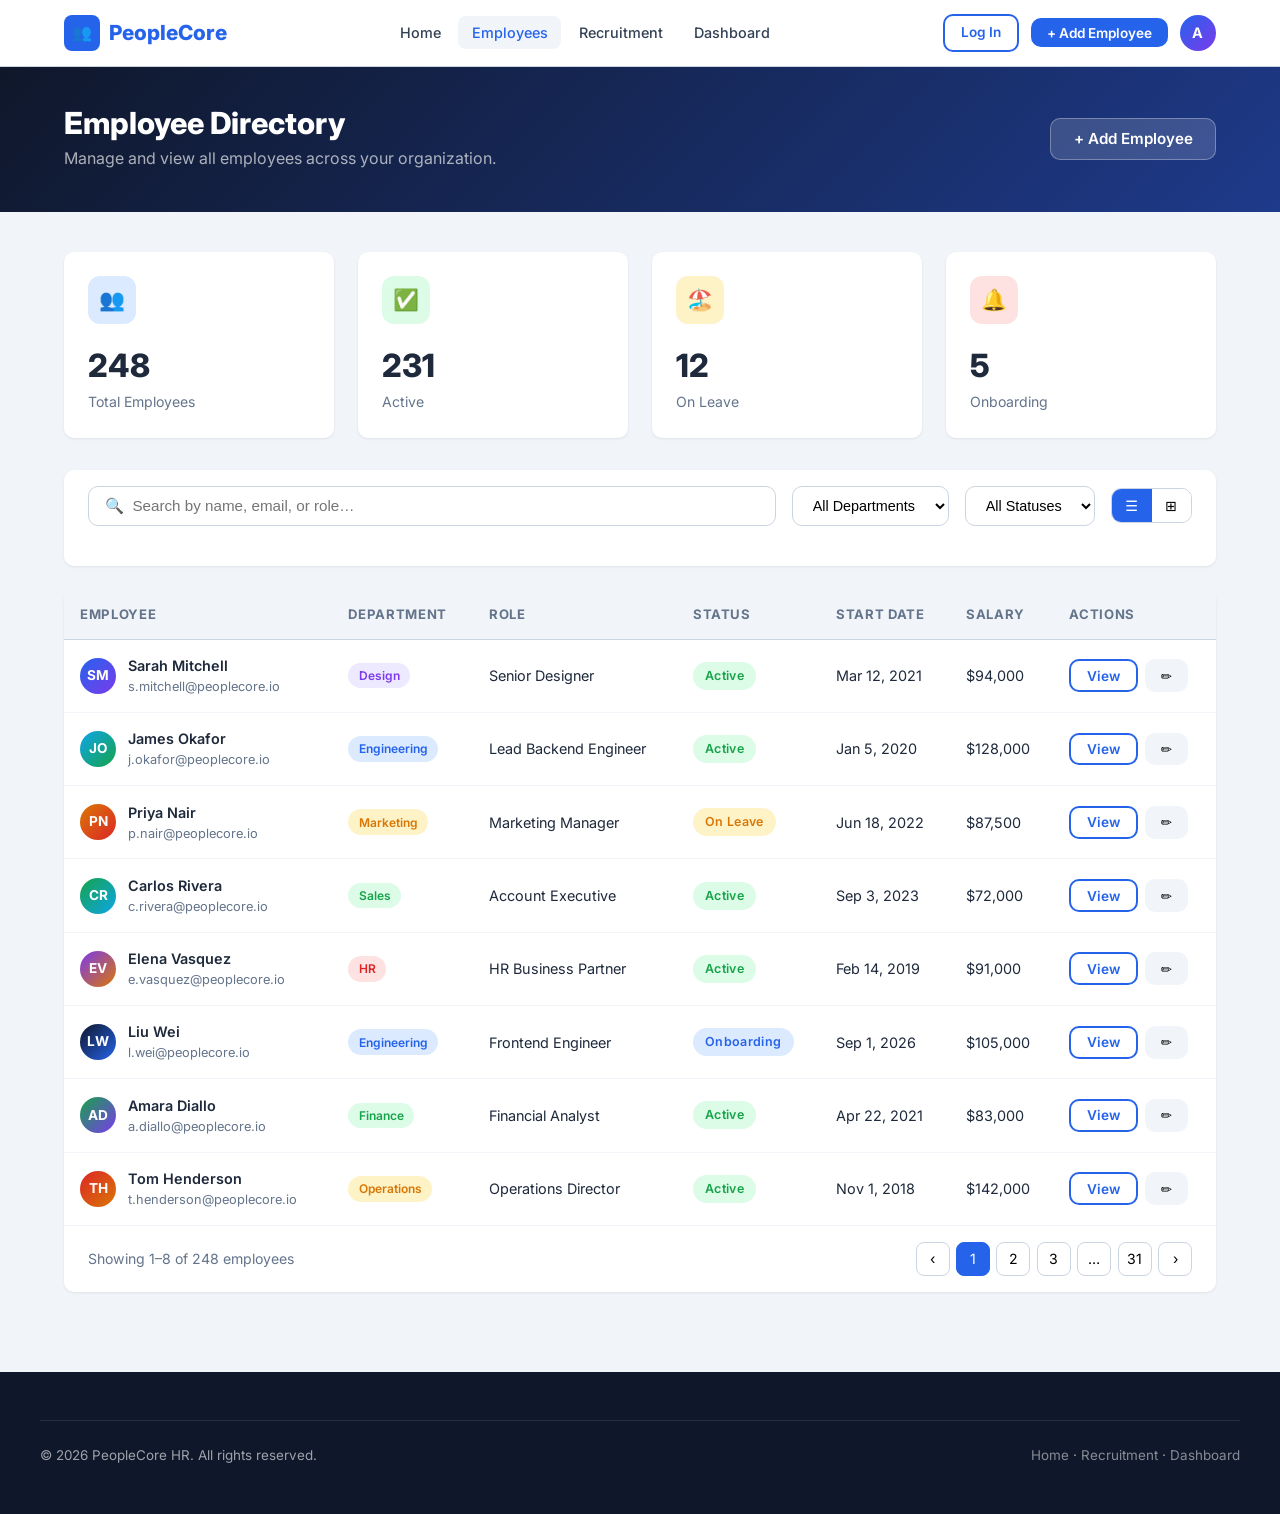
<file: employees.html>
<!DOCTYPE html>
<html lang="en">
<head>
  <meta charset="UTF-8" />
  <meta name="viewport" content="width=device-width, initial-scale=1.0" />
  <title>Employees — PeopleCore HR</title>
  <link rel="preconnect" href="https://fonts.googleapis.com" />
  <link href="https://fonts.googleapis.com/css2?family=Inter:wght@400;500;600;700;800&display=swap" rel="stylesheet" />
  <link rel="stylesheet" href="styles.css" />
  <style>
    .page-header {
      background: linear-gradient(135deg, var(--dark) 0%, #1e3a8a 100%);
      color: #fff; padding: 2.5rem 0;
    }
    .page-header h1 { font-size: 1.9rem; color: #fff; margin-bottom: .35rem; }
    .page-header p  { color: rgba(255,255,255,.65); margin: 0; }
    .page-header-inner {
      display: flex; align-items: center; justify-content: space-between;
      flex-wrap: wrap; gap: 1rem;
    }
    .profile-card { padding: 1.75rem; text-align: center; }
    .profile-avatar {
      width: 64px; height: 64px; border-radius: 50%;
      display: flex; align-items: center; justify-content: center;
      font-weight: 800; font-size: 1.3rem; color: #fff;
      margin: 0 auto .85rem;
    }
    .profile-card h3 { margin-bottom: .2rem; font-size: 1rem; }
    .profile-card .role { font-size: .82rem; color: var(--gray-500); margin-bottom: .75rem; }
    .profile-card .contact-links { display: flex; gap: .5rem; justify-content: center; margin-top: .85rem; }
    .contact-link {
      width: 30px; height: 30px; border-radius: 8px;
      background: var(--gray-100); display: flex; align-items: center;
      justify-content: center; font-size: .85rem; transition: var(--transition);
      cursor: pointer;
    }
    .contact-link:hover { background: var(--primary); color: #fff; }
    .view-toggle { display: flex; border: 1.5px solid var(--gray-300); border-radius: var(--radius); overflow: hidden; }
    .view-btn {
      padding: .5rem .85rem; border: none; background: var(--white);
      font-size: .9rem; transition: var(--transition); cursor: pointer;
    }
    .view-btn.active { background: var(--primary); color: var(--white); }
    #gridView  { display: none; }
    #tableView { display: block; }
    .dept-chip {
      display: inline-block; padding: .2rem .65rem;
      border-radius: 999px; font-size: .75rem; font-weight: 600;
    }
  </style>
</head>
<body>

<!-- NAVBAR -->
<nav class="navbar">
  <div class="container nav-inner">
    <a href="index.html" class="nav-logo">
      <div class="logo-icon">👥</div>
      PeopleCore
    </a>
    <ul class="nav-links">
      <li><a href="index.html">Home</a></li>
      <li><a href="employees.html" class="active">Employees</a></li>
      <li><a href="recruitment.html">Recruitment</a></li>
      <li><a href="dashboard.html">Dashboard</a></li>
    </ul>
    <div class="nav-actions">
      <a href="dashboard.html" class="btn btn-outline btn-sm">Log In</a>
      <button class="btn btn-primary btn-sm" data-modal-open="addEmployeeModal">+ Add Employee</button>
      <div class="nav-avatar" title="Admin">A</div>
    </div>
    <button class="nav-hamburger">☰</button>
  </div>
</nav>

<!-- PAGE HEADER -->
<div class="page-header">
  <div class="container page-header-inner">
    <div>
      <h1>Employee Directory</h1>
      <p>Manage and view all employees across your organization.</p>
    </div>
    <button class="btn btn-ghost" data-modal-open="addEmployeeModal">+ Add Employee</button>
  </div>
</div>

<!-- MAIN CONTENT -->
<main class="section" style="padding-top:2.5rem;">
  <div class="container">

    <!-- Summary cards -->
    <div class="grid-4" style="margin-bottom:2rem;">
      <div class="card stat-card">
        <div class="icon" style="background:#dbeafe;">👥</div>
        <strong>248</strong>
        <p>Total Employees</p>
      </div>
      <div class="card stat-card">
        <div class="icon" style="background:#dcfce7;">✅</div>
        <strong>231</strong>
        <p>Active</p>
      </div>
      <div class="card stat-card">
        <div class="icon" style="background:#fef3c7;">🏖️</div>
        <strong>12</strong>
        <p>On Leave</p>
      </div>
      <div class="card stat-card">
        <div class="icon" style="background:#fee2e2;">🔔</div>
        <strong>5</strong>
        <p>Onboarding</p>
      </div>
    </div>

    <!-- Toolbar -->
    <div class="card" style="margin-bottom:1.5rem;">
      <div class="card-body" style="padding:1rem 1.5rem;">
        <div class="search-bar">
          <input type="text" id="empSearch" class="search-input" placeholder="🔍  Search by name, email, or role…" />
          <select id="deptFilter" class="filter-select">
            <option value="">All Departments</option>
            <option value="Engineering">Engineering</option>
            <option value="Design">Design</option>
            <option value="Marketing">Marketing</option>
            <option value="Sales">Sales</option>
            <option value="HR">HR</option>
            <option value="Finance">Finance</option>
            <option value="Operations">Operations</option>
          </select>
          <select class="filter-select">
            <option value="">All Statuses</option>
            <option>Active</option>
            <option>On Leave</option>
            <option>Onboarding</option>
          </select>
          <div class="view-toggle">
            <button class="view-btn active" id="tableToggle" title="Table view">☰</button>
            <button class="view-btn" id="gridToggle" title="Grid view">⊞</button>
          </div>
        </div>
      </div>
    </div>

    <!-- TABLE VIEW -->
    <div id="tableView" class="card">
      <div style="overflow-x:auto;">
        <table class="data-table">
          <thead>
            <tr>
              <th>Employee</th>
              <th>Department</th>
              <th>Role</th>
              <th>Status</th>
              <th>Start Date</th>
              <th>Salary</th>
              <th>Actions</th>
            </tr>
          </thead>
          <tbody>
            <!-- Row template: data-name and data-dept used by JS filter -->
            <tr class="emp-row" data-name="sarah mitchell" data-dept="Design">
              <td><div class="employee-info">
                <div class="employee-avatar" style="background:linear-gradient(135deg,#2563eb,#7c3aed);">SM</div>
                <div><div class="employee-name">Sarah Mitchell</div><div class="employee-email">s.mitchell@peoplecore.io</div></div>
              </div></td>
              <td><span class="dept-chip badge-purple">Design</span></td>
              <td>Senior Designer</td>
              <td><span class="badge badge-green">Active</span></td>
              <td>Mar 12, 2021</td>
              <td>$94,000</td>
              <td><div style="display:flex;gap:.4rem;">
                <button class="btn btn-outline btn-sm" onclick="showToastProxy('Profile opened','info')">View</button>
                <button class="btn btn-sm" style="background:var(--gray-100);" onclick="showToastProxy('Edit mode','info')">✏️</button>
              </div></td>
            </tr>
            <tr class="emp-row" data-name="james okafor" data-dept="Engineering">
              <td><div class="employee-info">
                <div class="employee-avatar" style="background:linear-gradient(135deg,#0ea5e9,#16a34a);">JO</div>
                <div><div class="employee-name">James Okafor</div><div class="employee-email">j.okafor@peoplecore.io</div></div>
              </div></td>
              <td><span class="dept-chip badge-blue">Engineering</span></td>
              <td>Lead Backend Engineer</td>
              <td><span class="badge badge-green">Active</span></td>
              <td>Jan 5, 2020</td>
              <td>$128,000</td>
              <td><div style="display:flex;gap:.4rem;">
                <button class="btn btn-outline btn-sm" onclick="showToastProxy('Profile opened','info')">View</button>
                <button class="btn btn-sm" style="background:var(--gray-100);" onclick="showToastProxy('Edit mode','info')">✏️</button>
              </div></td>
            </tr>
            <tr class="emp-row" data-name="priya nair" data-dept="Marketing">
              <td><div class="employee-info">
                <div class="employee-avatar" style="background:linear-gradient(135deg,#d97706,#dc2626);">PN</div>
                <div><div class="employee-name">Priya Nair</div><div class="employee-email">p.nair@peoplecore.io</div></div>
              </div></td>
              <td><span class="dept-chip badge-yellow">Marketing</span></td>
              <td>Marketing Manager</td>
              <td><span class="badge badge-yellow">On Leave</span></td>
              <td>Jun 18, 2022</td>
              <td>$87,500</td>
              <td><div style="display:flex;gap:.4rem;">
                <button class="btn btn-outline btn-sm" onclick="showToastProxy('Profile opened','info')">View</button>
                <button class="btn btn-sm" style="background:var(--gray-100);" onclick="showToastProxy('Edit mode','info')">✏️</button>
              </div></td>
            </tr>
            <tr class="emp-row" data-name="carlos Rivera" data-dept="Sales">
              <td><div class="employee-info">
                <div class="employee-avatar" style="background:linear-gradient(135deg,#16a34a,#0ea5e9);">CR</div>
                <div><div class="employee-name">Carlos Rivera</div><div class="employee-email">c.rivera@peoplecore.io</div></div>
              </div></td>
              <td><span class="dept-chip badge-green">Sales</span></td>
              <td>Account Executive</td>
              <td><span class="badge badge-green">Active</span></td>
              <td>Sep 3, 2023</td>
              <td>$72,000</td>
              <td><div style="display:flex;gap:.4rem;">
                <button class="btn btn-outline btn-sm" onclick="showToastProxy('Profile opened','info')">View</button>
                <button class="btn btn-sm" style="background:var(--gray-100);" onclick="showToastProxy('Edit mode','info')">✏️</button>
              </div></td>
            </tr>
            <tr class="emp-row" data-name="elena vasquez" data-dept="HR">
              <td><div class="employee-info">
                <div class="employee-avatar" style="background:linear-gradient(135deg,#7c3aed,#d97706);">EV</div>
                <div><div class="employee-name">Elena Vasquez</div><div class="employee-email">e.vasquez@peoplecore.io</div></div>
              </div></td>
              <td><span class="dept-chip badge-red">HR</span></td>
              <td>HR Business Partner</td>
              <td><span class="badge badge-green">Active</span></td>
              <td>Feb 14, 2019</td>
              <td>$91,000</td>
              <td><div style="display:flex;gap:.4rem;">
                <button class="btn btn-outline btn-sm" onclick="showToastProxy('Profile opened','info')">View</button>
                <button class="btn btn-sm" style="background:var(--gray-100);" onclick="showToastProxy('Edit mode','info')">✏️</button>
              </div></td>
            </tr>
            <tr class="emp-row" data-name="liu wei" data-dept="Engineering">
              <td><div class="employee-info">
                <div class="employee-avatar" style="background:linear-gradient(135deg,#0f172a,#2563eb);">LW</div>
                <div><div class="employee-name">Liu Wei</div><div class="employee-email">l.wei@peoplecore.io</div></div>
              </div></td>
              <td><span class="dept-chip badge-blue">Engineering</span></td>
              <td>Frontend Engineer</td>
              <td><span class="badge badge-blue">Onboarding</span></td>
              <td>Sep 1, 2026</td>
              <td>$105,000</td>
              <td><div style="display:flex;gap:.4rem;">
                <button class="btn btn-outline btn-sm" onclick="showToastProxy('Profile opened','info')">View</button>
                <button class="btn btn-sm" style="background:var(--gray-100);" onclick="showToastProxy('Edit mode','info')">✏️</button>
              </div></td>
            </tr>
            <tr class="emp-row" data-name="amara diallo" data-dept="Finance">
              <td><div class="employee-info">
                <div class="employee-avatar" style="background:linear-gradient(135deg,#16a34a,#7c3aed);">AD</div>
                <div><div class="employee-name">Amara Diallo</div><div class="employee-email">a.diallo@peoplecore.io</div></div>
              </div></td>
              <td><span class="dept-chip badge-green">Finance</span></td>
              <td>Financial Analyst</td>
              <td><span class="badge badge-green">Active</span></td>
              <td>Apr 22, 2021</td>
              <td>$83,000</td>
              <td><div style="display:flex;gap:.4rem;">
                <button class="btn btn-outline btn-sm" onclick="showToastProxy('Profile opened','info')">View</button>
                <button class="btn btn-sm" style="background:var(--gray-100);" onclick="showToastProxy('Edit mode','info')">✏️</button>
              </div></td>
            </tr>
            <tr class="emp-row" data-name="tom henderson" data-dept="Operations">
              <td><div class="employee-info">
                <div class="employee-avatar" style="background:linear-gradient(135deg,#dc2626,#d97706);">TH</div>
                <div><div class="employee-name">Tom Henderson</div><div class="employee-email">t.henderson@peoplecore.io</div></div>
              </div></td>
              <td><span class="dept-chip badge-yellow">Operations</span></td>
              <td>Operations Director</td>
              <td><span class="badge badge-green">Active</span></td>
              <td>Nov 1, 2018</td>
              <td>$142,000</td>
              <td><div style="display:flex;gap:.4rem;">
                <button class="btn btn-outline btn-sm" onclick="showToastProxy('Profile opened','info')">View</button>
                <button class="btn btn-sm" style="background:var(--gray-100);" onclick="showToastProxy('Edit mode','info')">✏️</button>
              </div></td>
            </tr>
          </tbody>
        </table>
      </div>
      <div class="pagination">
        <span>Showing 1–8 of 248 employees</span>
        <div class="page-btns">
          <button class="page-btn">‹</button>
          <button class="page-btn active">1</button>
          <button class="page-btn">2</button>
          <button class="page-btn">3</button>
          <button class="page-btn">…</button>
          <button class="page-btn">31</button>
          <button class="page-btn">›</button>
        </div>
      </div>
    </div>

    <!-- GRID VIEW (hidden by default) -->
    <div id="gridView" class="grid-3" style="margin-top:0;">
      <div class="card profile-card">
        <div class="profile-avatar" style="background:linear-gradient(135deg,#2563eb,#7c3aed);">SM</div>
        <h3>Sarah Mitchell</h3>
        <div class="role">Senior Designer · Design</div>
        <span class="badge badge-green">Active</span>
        <div class="contact-links">
          <div class="contact-link" title="Email">✉️</div>
          <div class="contact-link" title="Phone">📞</div>
          <div class="contact-link" title="Profile">👤</div>
        </div>
      </div>
      <div class="card profile-card">
        <div class="profile-avatar" style="background:linear-gradient(135deg,#0ea5e9,#16a34a);">JO</div>
        <h3>James Okafor</h3>
        <div class="role">Lead Backend Engineer · Engineering</div>
        <span class="badge badge-green">Active</span>
        <div class="contact-links">
          <div class="contact-link">✉️</div><div class="contact-link">📞</div><div class="contact-link">👤</div>
        </div>
      </div>
      <div class="card profile-card">
        <div class="profile-avatar" style="background:linear-gradient(135deg,#d97706,#dc2626);">PN</div>
        <h3>Priya Nair</h3>
        <div class="role">Marketing Manager · Marketing</div>
        <span class="badge badge-yellow">On Leave</span>
        <div class="contact-links">
          <div class="contact-link">✉️</div><div class="contact-link">📞</div><div class="contact-link">👤</div>
        </div>
      </div>
      <div class="card profile-card">
        <div class="profile-avatar" style="background:linear-gradient(135deg,#16a34a,#0ea5e9);">CR</div>
        <h3>Carlos Rivera</h3>
        <div class="role">Account Executive · Sales</div>
        <span class="badge badge-green">Active</span>
        <div class="contact-links">
          <div class="contact-link">✉️</div><div class="contact-link">📞</div><div class="contact-link">👤</div>
        </div>
      </div>
      <div class="card profile-card">
        <div class="profile-avatar" style="background:linear-gradient(135deg,#7c3aed,#d97706);">EV</div>
        <h3>Elena Vasquez</h3>
        <div class="role">HR Business Partner · HR</div>
        <span class="badge badge-green">Active</span>
        <div class="contact-links">
          <div class="contact-link">✉️</div><div class="contact-link">📞</div><div class="contact-link">👤</div>
        </div>
      </div>
      <div class="card profile-card">
        <div class="profile-avatar" style="background:linear-gradient(135deg,#0f172a,#2563eb);">LW</div>
        <h3>Liu Wei</h3>
        <div class="role">Frontend Engineer · Engineering</div>
        <span class="badge badge-blue">Onboarding</span>
        <div class="contact-links">
          <div class="contact-link">✉️</div><div class="contact-link">📞</div><div class="contact-link">👤</div>
        </div>
      </div>
      <div class="card profile-card">
        <div class="profile-avatar" style="background:linear-gradient(135deg,#16a34a,#7c3aed);">AD</div>
        <h3>Amara Diallo</h3>
        <div class="role">Financial Analyst · Finance</div>
        <span class="badge badge-green">Active</span>
        <div class="contact-links">
          <div class="contact-link">✉️</div><div class="contact-link">📞</div><div class="contact-link">👤</div>
        </div>
      </div>
      <div class="card profile-card">
        <div class="profile-avatar" style="background:linear-gradient(135deg,#dc2626,#d97706);">TH</div>
        <h3>Tom Henderson</h3>
        <div class="role">Operations Director · Operations</div>
        <span class="badge badge-green">Active</span>
        <div class="contact-links">
          <div class="contact-link">✉️</div><div class="contact-link">📞</div><div class="contact-link">👤</div>
        </div>
      </div>
    </div>

  </div>
</main>

<!-- ADD EMPLOYEE MODAL -->
<div class="modal-overlay" id="addEmployeeModal">
  <div class="modal">
    <div class="modal-header">
      <h3>Add New Employee</h3>
      <button class="modal-close" data-modal-close="addEmployeeModal">✕</button>
    </div>
    <div class="modal-body">
      <form id="addEmployeeForm">
        <div class="form-row">
          <div class="form-group">
            <label class="form-label">First Name *</label>
            <input name="firstName" class="form-control" placeholder="Jane" required />
          </div>
          <div class="form-group">
            <label class="form-label">Last Name *</label>
            <input name="lastName" class="form-control" placeholder="Doe" required />
          </div>
        </div>
        <div class="form-group">
          <label class="form-label">Work Email *</label>
          <input name="email" type="email" class="form-control" placeholder="jane.doe@company.com" required />
        </div>
        <div class="form-row">
          <div class="form-group">
            <label class="form-label">Department *</label>
            <select name="department" class="form-control" required>
              <option value="">Select…</option>
              <option>Engineering</option><option>Design</option>
              <option>Marketing</option><option>Sales</option>
              <option>HR</option><option>Finance</option><option>Operations</option>
            </select>
          </div>
          <div class="form-group">
            <label class="form-label">Role / Title *</label>
            <input name="role" class="form-control" placeholder="e.g. Product Manager" required />
          </div>
        </div>
        <div class="form-row">
          <div class="form-group">
            <label class="form-label">Start Date</label>
            <input name="startDate" type="date" class="form-control" />
          </div>
          <div class="form-group">
            <label class="form-label">Salary (USD)</label>
            <input name="salary" type="number" class="form-control" placeholder="80000" />
          </div>
        </div>
        <div class="modal-footer" style="padding:0;border:none;margin-top:1rem;">
          <button type="button" class="btn btn-outline" data-modal-close="addEmployeeModal">Cancel</button>
          <button type="submit" class="btn btn-primary">Add Employee</button>
        </div>
      </form>
    </div>
  </div>
</div>

<!-- FOOTER -->
<footer class="footer">
  <div class="container footer-bottom" style="padding:1.5rem 0;">
    <span>© 2026 PeopleCore HR. All rights reserved.</span>
    <span><a href="index.html" style="color:rgba(255,255,255,.5);">Home</a> · <a href="recruitment.html" style="color:rgba(255,255,255,.5);">Recruitment</a> · <a href="dashboard.html" style="color:rgba(255,255,255,.5);">Dashboard</a></span>
  </div>
</footer>

<script src="app.js"></script>
<script>
  // View toggle
  const tableToggle = document.getElementById('tableToggle');
  const gridToggle  = document.getElementById('gridToggle');
  const tableView   = document.getElementById('tableView');
  const gridView    = document.getElementById('gridView');

  tableToggle.addEventListener('click', () => {
    tableView.style.display = 'block';
    gridView.style.display  = 'none';
    tableToggle.classList.add('active');
    gridToggle.classList.remove('active');
  });
  gridToggle.addEventListener('click', () => {
    tableView.style.display = 'none';
    gridView.style.display  = 'grid';
    gridToggle.classList.add('active');
    tableToggle.classList.remove('active');
  });

  // Proxy so inline onclick can call showToast (defined in app.js after load)
  function showToastProxy(msg, type) { showToast(msg, type); }

  // Pagination buttons (demo)
  document.querySelectorAll('.page-btn').forEach(btn => {
    btn.addEventListener('click', () => {
      document.querySelectorAll('.page-btn').forEach(b => b.classList.remove('active'));
      if (!['‹','›','…'].includes(btn.textContent)) btn.classList.add('active');
    });
  });
</script>
</body>
</html>
</file>
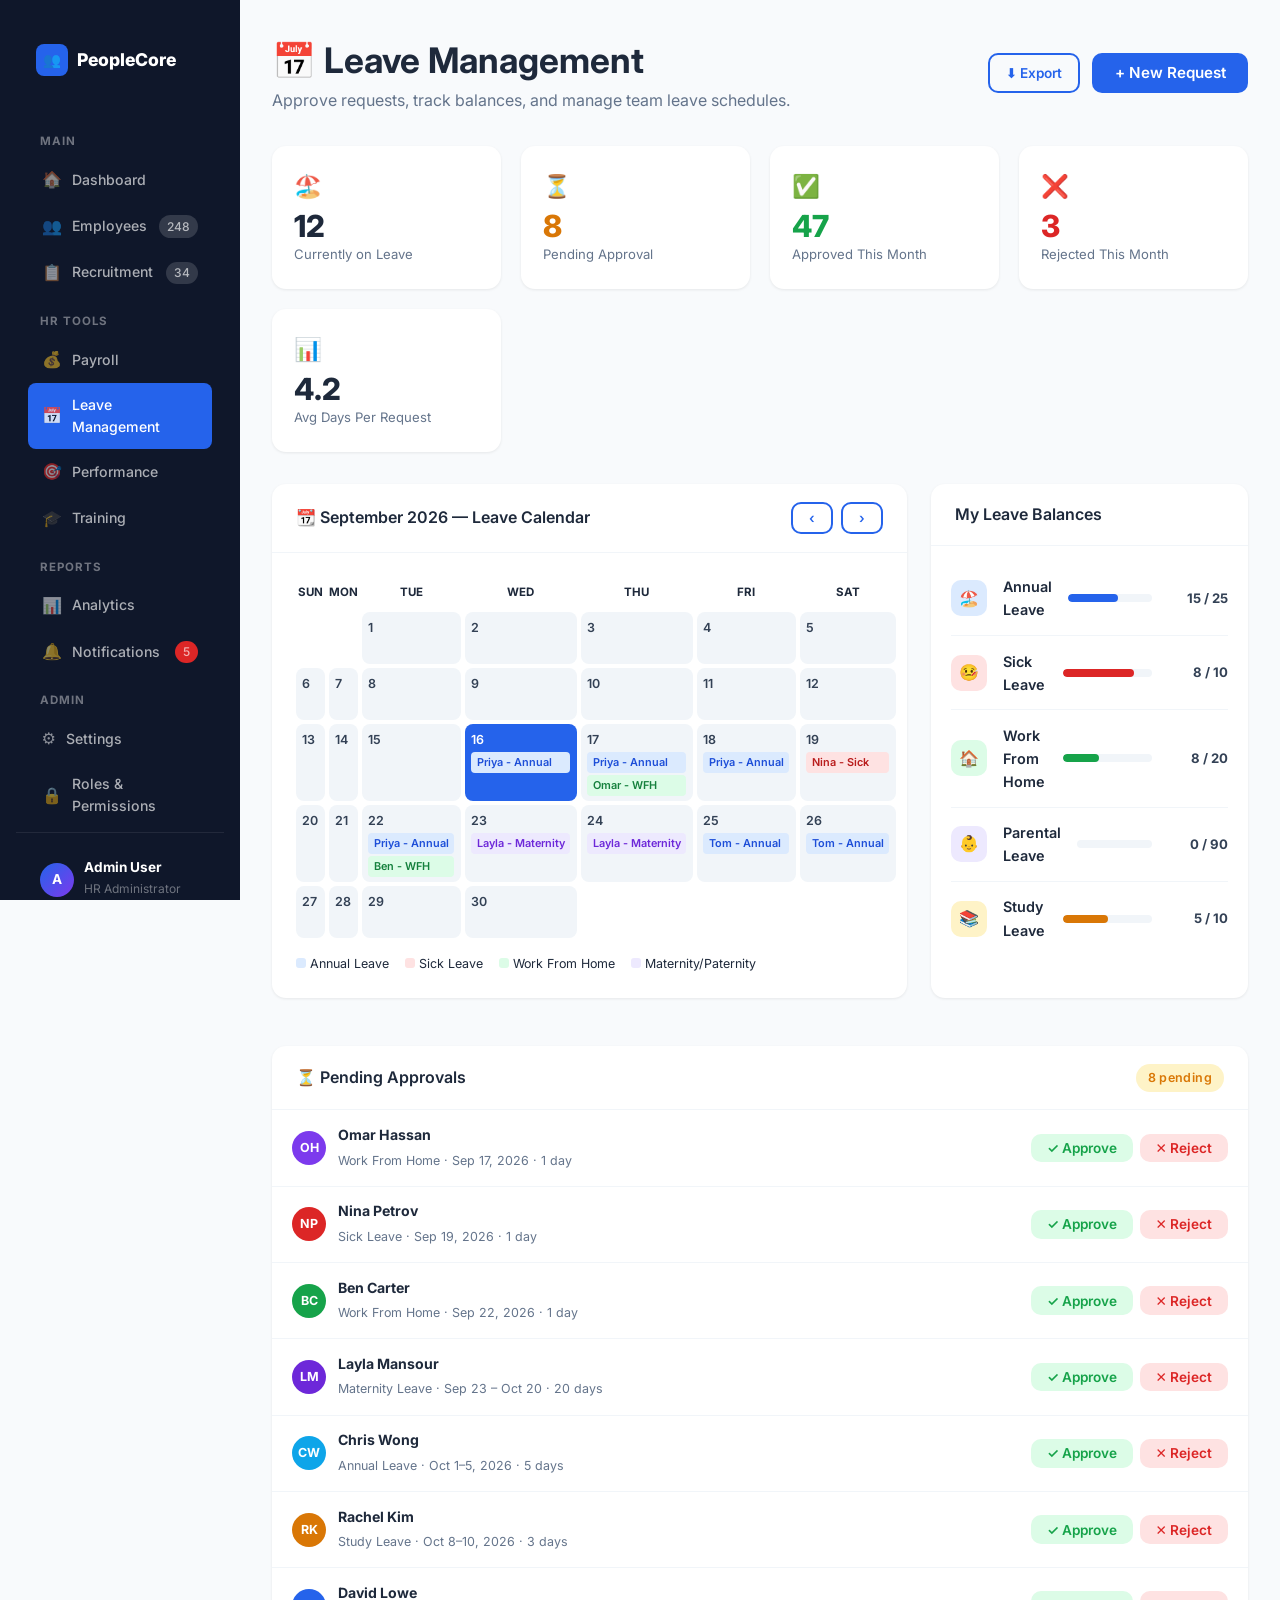
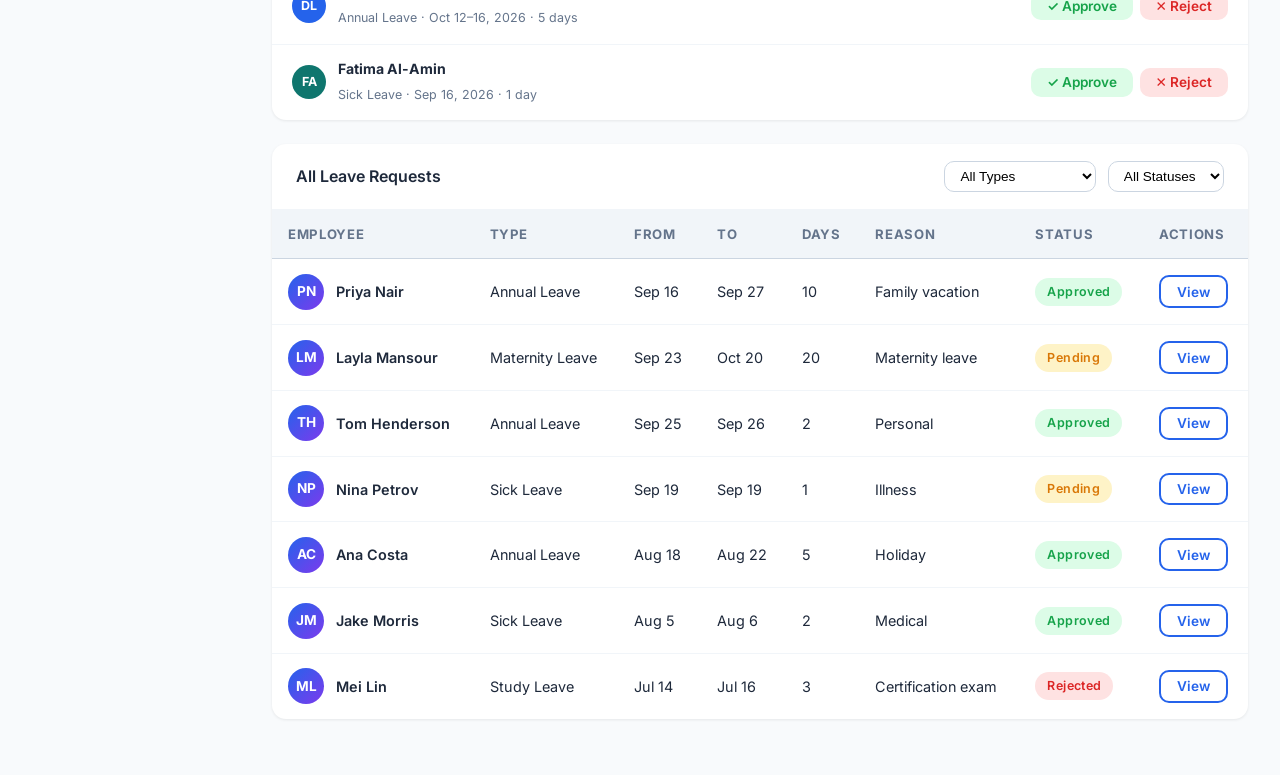
<file: leave.html>
<!DOCTYPE html>
<html lang="en">
<head>
  <meta charset="UTF-8"/>
  <meta name="viewport" content="width=device-width, initial-scale=1.0"/>
  <title>Leave Management — PeopleCore HR</title>
  <link rel="preconnect" href="https://fonts.googleapis.com"/>
  <link href="https://fonts.googleapis.com/css2?family=Inter:wght@400;500;600;700;800&display=swap" rel="stylesheet"/>
  <link rel="stylesheet" href="styles.css"/>
  <style>
    body{background:#f8fafc;}
    .dash-layout{display:grid;grid-template-columns:240px 1fr;min-height:100vh;}
    .sidebar{background:var(--dark);display:flex;flex-direction:column;position:sticky;top:0;height:100vh;overflow-y:auto;}
    .sidebar-logo{padding:1.25rem 1.25rem 0;display:flex;align-items:center;gap:.55rem;font-size:1.1rem;font-weight:800;color:#fff;margin-bottom:1rem;}
    .sidebar-logo .logo-icon{width:32px;height:32px;border-radius:8px;background:var(--primary);display:flex;align-items:center;justify-content:center;font-size:.9rem;}
    .sidebar-divider{height:1px;background:rgba(255,255,255,.08);margin:.5rem 1rem;}
    .sidebar-nav{flex:1;padding:0 .75rem;}
    .sidebar-footer{padding:1rem;border-top:1px solid rgba(255,255,255,.08);}
    .user-chip{display:flex;align-items:center;gap:.65rem;padding:.6rem .5rem;border-radius:8px;}
    .user-chip .avatar{width:34px;height:34px;border-radius:50%;background:linear-gradient(135deg,var(--primary),var(--accent));display:flex;align-items:center;justify-content:center;font-weight:700;font-size:.85rem;color:#fff;flex-shrink:0;}
    .user-chip strong{display:block;font-size:.85rem;color:#fff;line-height:1.2;}
    .user-chip span{font-size:.75rem;color:rgba(255,255,255,.4);}
    .dash-main{padding:2rem;overflow-y:auto;}
    .topbar{display:flex;align-items:center;justify-content:space-between;margin-bottom:2rem;flex-wrap:wrap;gap:1rem;}

    .kpi-grid{display:grid;grid-template-columns:repeat(auto-fit,minmax(180px,1fr));gap:1.25rem;margin-bottom:2rem;}
    .kpi-card{background:#fff;border-radius:14px;padding:1.4rem;box-shadow:0 1px 3px rgba(0,0,0,.08);}
    .kpi-card .icon{font-size:1.4rem;margin-bottom:.4rem;}
    .kpi-card strong{display:block;font-size:1.9rem;font-weight:800;line-height:1;}
    .kpi-card span{font-size:.82rem;color:var(--gray-500);}

    .sc{background:#fff;border-radius:14px;box-shadow:0 1px 3px rgba(0,0,0,.08);margin-bottom:1.5rem;overflow:hidden;}
    .sc-head{display:flex;align-items:center;justify-content:space-between;padding:1.1rem 1.5rem;border-bottom:1px solid var(--gray-100);}
    .sc-head h3{margin:0;font-size:1rem;}
    .sc-body{padding:1.5rem;}

    /* Calendar */
    .cal-grid{display:grid;grid-template-columns:repeat(7,1fr);gap:4px;}
    .cal-day-hdr{text-align:center;font-size:.72rem;font-weight:700;color:var(--gray-400);text-transform:uppercase;padding:.4rem 0;}
    .cal-day{min-height:52px;border-radius:8px;padding:.35rem .4rem;font-size:.78rem;font-weight:600;color:var(--gray-700);background:var(--gray-100);position:relative;}
    .cal-day.today{background:var(--primary);color:#fff;}
    .cal-day.empty{background:transparent;}
    .cal-event{display:block;border-radius:4px;padding:.1rem .35rem;font-size:.68rem;font-weight:600;margin-top:.15rem;white-space:nowrap;overflow:hidden;text-overflow:ellipsis;}

    .leave-bal-row{display:flex;align-items:center;gap:1rem;padding:.85rem 0;border-bottom:1px solid var(--gray-100);}
    .leave-bal-row:last-child{border-bottom:none;}
    .leave-bal-icon{width:36px;height:36px;border-radius:10px;display:flex;align-items:center;justify-content:center;font-size:1rem;flex-shrink:0;}
    .leave-bal-name{flex:1;font-size:.9rem;font-weight:600;color:var(--gray-800);}
    .leave-bal-track{flex:2;height:8px;background:var(--gray-100);border-radius:999px;overflow:hidden;}
    .leave-bal-fill{height:100%;border-radius:999px;}
    .leave-bal-nums{font-size:.82rem;font-weight:700;color:var(--gray-700);min-width:60px;text-align:right;}

    .req-row{display:flex;align-items:center;gap:.75rem;padding:.85rem 1.25rem;border-bottom:1px solid var(--gray-100);transition:background .2s;}
    .req-row:hover{background:var(--gray-100);}
    .req-row:last-child{border-bottom:none;}
    .req-avatar{width:34px;height:34px;border-radius:50%;display:flex;align-items:center;justify-content:center;font-weight:700;font-size:.78rem;color:#fff;flex-shrink:0;}
    .req-info strong{display:block;font-size:.88rem;color:var(--gray-900);}
    .req-info span{font-size:.78rem;color:var(--gray-500);}
    .req-actions{margin-left:auto;display:flex;gap:.4rem;}

    @media(max-width:1024px){.dash-layout{grid-template-columns:1fr;}.sidebar{display:none;}}
  </style>
</head>
<body>
<div class="dash-layout">
  <aside class="sidebar" id="sidebar-mount"></aside>

  <main class="dash-main">
    <div class="topbar">
      <div>
        <h2>📅 Leave Management</h2>
        <p>Approve requests, track balances, and manage team leave schedules.</p>
      </div>
      <div style="display:flex;gap:.75rem;">
        <button class="btn btn-outline btn-sm" onclick="showToast('Leave report exported','info')">⬇ Export</button>
        <button class="btn btn-primary" data-modal-open="newLeaveModal">+ New Request</button>
      </div>
    </div>

    <!-- KPIs -->
    <div class="kpi-grid">
      <div class="kpi-card"><div class="icon">🏖️</div><strong>12</strong><span>Currently on Leave</span></div>
      <div class="kpi-card"><div class="icon">⏳</div><strong style="color:var(--warning);">8</strong><span>Pending Approval</span></div>
      <div class="kpi-card"><div class="icon">✅</div><strong style="color:var(--success);">47</strong><span>Approved This Month</span></div>
      <div class="kpi-card"><div class="icon">❌</div><strong style="color:var(--danger);">3</strong><span>Rejected This Month</span></div>
      <div class="kpi-card"><div class="icon">📊</div><strong>4.2</strong><span>Avg Days Per Request</span></div>
    </div>

    <div style="display:grid;grid-template-columns:2fr 1fr;gap:1.5rem;margin-bottom:1.5rem;">
      <!-- Calendar -->
      <div class="sc">
        <div class="sc-head">
          <h3>📆 September 2026 — Leave Calendar</h3>
          <div style="display:flex;gap:.5rem;">
            <button class="btn btn-outline btn-sm" onclick="showToast('Previous month','info')">‹</button>
            <button class="btn btn-outline btn-sm" onclick="showToast('Next month','info')">›</button>
          </div>
        </div>
        <div class="sc-body">
          <div class="cal-grid" id="calGrid"></div>
          <div style="display:flex;gap:1rem;margin-top:1rem;flex-wrap:wrap;font-size:.78rem;">
            <span><span style="display:inline-block;width:10px;height:10px;border-radius:3px;background:#dbeafe;margin-right:4px;"></span>Annual Leave</span>
            <span><span style="display:inline-block;width:10px;height:10px;border-radius:3px;background:#fee2e2;margin-right:4px;"></span>Sick Leave</span>
            <span><span style="display:inline-block;width:10px;height:10px;border-radius:3px;background:#dcfce7;margin-right:4px;"></span>Work From Home</span>
            <span><span style="display:inline-block;width:10px;height:10px;border-radius:3px;background:#ede9fe;margin-right:4px;"></span>Maternity/Paternity</span>
          </div>
        </div>
      </div>

      <!-- Leave Balances -->
      <div class="sc">
        <div class="sc-head"><h3>My Leave Balances</h3></div>
        <div class="sc-body" style="padding:1rem 1.25rem;">
          <div class="leave-bal-row">
            <div class="leave-bal-icon" style="background:#dbeafe;">🏖️</div>
            <span class="leave-bal-name">Annual Leave</span>
            <div class="leave-bal-track"><div class="leave-bal-fill" style="width:60%;background:var(--primary);"></div></div>
            <span class="leave-bal-nums">15 / 25</span>
          </div>
          <div class="leave-bal-row">
            <div class="leave-bal-icon" style="background:#fee2e2;">🤒</div>
            <span class="leave-bal-name">Sick Leave</span>
            <div class="leave-bal-track"><div class="leave-bal-fill" style="width:80%;background:var(--danger);"></div></div>
            <span class="leave-bal-nums">8 / 10</span>
          </div>
          <div class="leave-bal-row">
            <div class="leave-bal-icon" style="background:#dcfce7;">🏠</div>
            <span class="leave-bal-name">Work From Home</span>
            <div class="leave-bal-track"><div class="leave-bal-fill" style="width:40%;background:var(--success);"></div></div>
            <span class="leave-bal-nums">8 / 20</span>
          </div>
          <div class="leave-bal-row">
            <div class="leave-bal-icon" style="background:#ede9fe;">👶</div>
            <span class="leave-bal-name">Parental Leave</span>
            <div class="leave-bal-track"><div class="leave-bal-fill" style="width:0%;background:var(--accent);"></div></div>
            <span class="leave-bal-nums">0 / 90</span>
          </div>
          <div class="leave-bal-row">
            <div class="leave-bal-icon" style="background:#fef3c7;">📚</div>
            <span class="leave-bal-name">Study Leave</span>
            <div class="leave-bal-track"><div class="leave-bal-fill" style="width:50%;background:var(--warning);"></div></div>
            <span class="leave-bal-nums">5 / 10</span>
          </div>
        </div>
      </div>
    </div>

    <!-- Pending Requests -->
    <div class="sc" style="margin-bottom:1.5rem;">
      <div class="sc-head">
        <h3>⏳ Pending Approvals</h3>
        <span class="badge badge-yellow">8 pending</span>
      </div>
      <div id="pendingList"></div>
    </div>

    <!-- All Requests Table -->
    <div class="sc">
      <div class="sc-head">
        <h3>All Leave Requests</h3>
        <div style="display:flex;gap:.75rem;align-items:center;">
          <select class="filter-select" style="padding:.35rem .7rem;font-size:.85rem;" id="leaveTypeFilter">
            <option value="">All Types</option>
            <option>Annual Leave</option><option>Sick Leave</option>
            <option>Work From Home</option><option>Parental Leave</option>
          </select>
          <select class="filter-select" style="padding:.35rem .7rem;font-size:.85rem;" id="leaveStatusFilter">
            <option value="">All Statuses</option>
            <option>Approved</option><option>Pending</option><option>Rejected</option>
          </select>
        </div>
      </div>
      <div style="overflow-x:auto;">
        <table class="data-table">
          <thead><tr><th>Employee</th><th>Type</th><th>From</th><th>To</th><th>Days</th><th>Reason</th><th>Status</th><th>Actions</th></tr></thead>
          <tbody id="leaveTableBody"></tbody>
        </table>
      </div>
    </div>
  </main>
</div>

<!-- New Leave Request Modal -->
<div class="modal-overlay" id="newLeaveModal">
  <div class="modal">
    <div class="modal-header"><h3>New Leave Request</h3><button class="modal-close" data-modal-close="newLeaveModal">✕</button></div>
    <div class="modal-body">
      <form id="leaveForm">
        <div class="form-group"><label class="form-label">Employee</label>
          <select class="form-control" name="employee">
            <option>Sarah Mitchell</option><option>James Okafor</option><option>Carlos Rivera</option><option>Elena Vasquez</option>
          </select></div>
        <div class="form-group"><label class="form-label">Leave Type</label>
          <select class="form-control" name="type">
            <option>Annual Leave</option><option>Sick Leave</option><option>Work From Home</option><option>Parental Leave</option><option>Study Leave</option>
          </select></div>
        <div class="form-row">
          <div class="form-group"><label class="form-label">From Date</label><input type="date" class="form-control" name="from" required/></div>
          <div class="form-group"><label class="form-label">To Date</label><input type="date" class="form-control" name="to" required/></div>
        </div>
        <div class="form-group"><label class="form-label">Reason</label>
          <textarea class="form-control" name="reason" rows="3" placeholder="Brief reason for leave request…"></textarea></div>
        <div class="modal-footer" style="padding:0;border:none;margin-top:1rem;">
          <button type="button" class="btn btn-outline" data-modal-close="newLeaveModal">Cancel</button>
          <button type="submit" class="btn btn-primary">Submit Request</button>
        </div>
      </form>
    </div>
  </div>
</div>

<script src="app.js"></script>
<script src="sidebar.js"></script>
<script>
// Build September 2026 calendar
const events = {
  16:[{text:'Priya - Annual',color:'#dbeafe',tc:'#1d4ed8'}],
  17:[{text:'Priya - Annual',color:'#dbeafe',tc:'#1d4ed8'},{text:'Omar - WFH',color:'#dcfce7',tc:'#15803d'}],
  18:[{text:'Priya - Annual',color:'#dbeafe',tc:'#1d4ed8'}],
  19:[{text:'Nina - Sick',color:'#fee2e2',tc:'#b91c1c'}],
  22:[{text:'Priya - Annual',color:'#dbeafe',tc:'#1d4ed8'},{text:'Ben - WFH',color:'#dcfce7',tc:'#15803d'}],
  23:[{text:'Layla - Maternity',color:'#ede9fe',tc:'#6d28d9'}],
  24:[{text:'Layla - Maternity',color:'#ede9fe',tc:'#6d28d9'}],
  25:[{text:'Tom - Annual',color:'#dbeafe',tc:'#1d4ed8'}],
  26:[{text:'Tom - Annual',color:'#dbeafe',tc:'#1d4ed8'}],
};
const grid = document.getElementById('calGrid');
['Sun','Mon','Tue','Wed','Thu','Fri','Sat'].forEach(d=>{
  grid.innerHTML += `<div class="cal-day-hdr">${d}</div>`;
});
// Sep 1 2026 = Tuesday (day index 2)
for(let i=0;i<2;i++) grid.innerHTML += `<div class="cal-day empty"></div>`;
for(let d=1;d<=30;d++){
  const isToday = d===16;
  let evHtml = (events[d]||[]).map(e=>`<span class="cal-event" style="background:${e.color};color:${e.tc};">${e.text}</span>`).join('');
  grid.innerHTML += `<div class="cal-day${isToday?' today':''}">${d}${evHtml}</div>`;
}

// Pending requests
const pending = [
  {name:'Omar Hassan',     init:'OH', color:'#7c3aed', type:'Work From Home',   dates:'Sep 17, 2026',        days:1},
  {name:'Nina Petrov',     init:'NP', color:'#dc2626', type:'Sick Leave',        dates:'Sep 19, 2026',        days:1},
  {name:'Ben Carter',      init:'BC', color:'#16a34a', type:'Work From Home',   dates:'Sep 22, 2026',        days:1},
  {name:'Layla Mansour',   init:'LM', color:'#6d28d9', type:'Maternity Leave',  dates:'Sep 23 – Oct 20',     days:20},
  {name:'Chris Wong',      init:'CW', color:'#0ea5e9', type:'Annual Leave',     dates:'Oct 1–5, 2026',       days:5},
  {name:'Rachel Kim',      init:'RK', color:'#d97706', type:'Study Leave',      dates:'Oct 8–10, 2026',      days:3},
  {name:'David Lowe',      init:'DL', color:'#2563eb', type:'Annual Leave',     dates:'Oct 12–16, 2026',     days:5},
  {name:'Fatima Al-Amin',  init:'FA', color:'#0f766e', type:'Sick Leave',       dates:'Sep 16, 2026',        days:1},
];
const pl = document.getElementById('pendingList');
pending.forEach((r,i)=>{
  pl.innerHTML += `<div class="req-row">
    <div class="req-avatar" style="background:${r.color};">${r.init}</div>
    <div class="req-info">
      <strong>${r.name}</strong>
      <span>${r.type} · ${r.dates} · ${r.days} day${r.days>1?'s':''}</span>
    </div>
    <div class="req-actions">
      <button class="btn btn-sm" style="background:#dcfce7;color:var(--success);" onclick="approveLeave(this,'${r.name}')">✓ Approve</button>
      <button class="btn btn-sm" style="background:#fee2e2;color:var(--danger);" onclick="rejectLeave(this,'${r.name}')">✕ Reject</button>
    </div>
  </div>`;
});

function approveLeave(btn, name){
  btn.closest('.req-row').style.background='#f0fdf4';
  btn.closest('.req-actions').innerHTML='<span class="badge badge-green">Approved</span>';
  showToast(`${name}'s leave approved!`,'success');
}
function rejectLeave(btn, name){
  btn.closest('.req-row').style.opacity='.5';
  btn.closest('.req-actions').innerHTML='<span class="badge badge-red">Rejected</span>';
  showToast(`${name}'s leave rejected`,'error');
}

// All requests table
const allLeave = [
  {name:'Priya Nair',    type:'Annual Leave',   from:'Sep 16',to:'Sep 27',days:10,reason:'Family vacation',   status:'Approved'},
  {name:'Layla Mansour', type:'Maternity Leave',from:'Sep 23',to:'Oct 20', days:20,reason:'Maternity leave',   status:'Pending'},
  {name:'Tom Henderson', type:'Annual Leave',   from:'Sep 25',to:'Sep 26', days:2, reason:'Personal',          status:'Approved'},
  {name:'Nina Petrov',   type:'Sick Leave',     from:'Sep 19',to:'Sep 19', days:1, reason:'Illness',           status:'Pending'},
  {name:'Ana Costa',     type:'Annual Leave',   from:'Aug 18',to:'Aug 22', days:5, reason:'Holiday',           status:'Approved'},
  {name:'Jake Morris',   type:'Sick Leave',     from:'Aug 5', to:'Aug 6',  days:2, reason:'Medical',           status:'Approved'},
  {name:'Mei Lin',       type:'Study Leave',    from:'Jul 14',to:'Jul 16', days:3, reason:'Certification exam',status:'Rejected'},
];
const tbody = document.getElementById('leaveTableBody');
function renderLeaveTable(data){
  tbody.innerHTML = data.map(r=>{
    const init = r.name.split(' ').map(n=>n[0]).join('');
    const sc = r.status==='Approved'?'badge-green':r.status==='Pending'?'badge-yellow':'badge-red';
    return `<tr>
      <td><div class="employee-info">
        <div class="employee-avatar" style="background:linear-gradient(135deg,var(--primary),var(--accent));">${init}</div>
        <span class="employee-name">${r.name}</span>
      </div></td>
      <td>${r.type}</td><td>${r.from}</td><td>${r.to}</td><td>${r.days}</td>
      <td style="max-width:160px;overflow:hidden;text-overflow:ellipsis;white-space:nowrap;">${r.reason}</td>
      <td><span class="badge ${sc}">${r.status}</span></td>
      <td><button class="btn btn-outline btn-sm" onclick="showToast('Details opened','info')">View</button></td>
    </tr>`;
  }).join('');
}
renderLeaveTable(allLeave);
document.getElementById('leaveTypeFilter').addEventListener('change',function(){ filterLeave(); });
document.getElementById('leaveStatusFilter').addEventListener('change',function(){ filterLeave(); });
function filterLeave(){
  const t=document.getElementById('leaveTypeFilter').value;
  const s=document.getElementById('leaveStatusFilter').value;
  renderLeaveTable(allLeave.filter(r=>(t===''||r.type===t)&&(s===''||r.status===s)));
}

// Leave form
document.getElementById('leaveForm').addEventListener('submit',function(e){
  e.preventDefault();
  closeModal('newLeaveModal');
  this.reset();
  showToast('Leave request submitted successfully!','success');
});
</script>
</body>
</html>
</file>
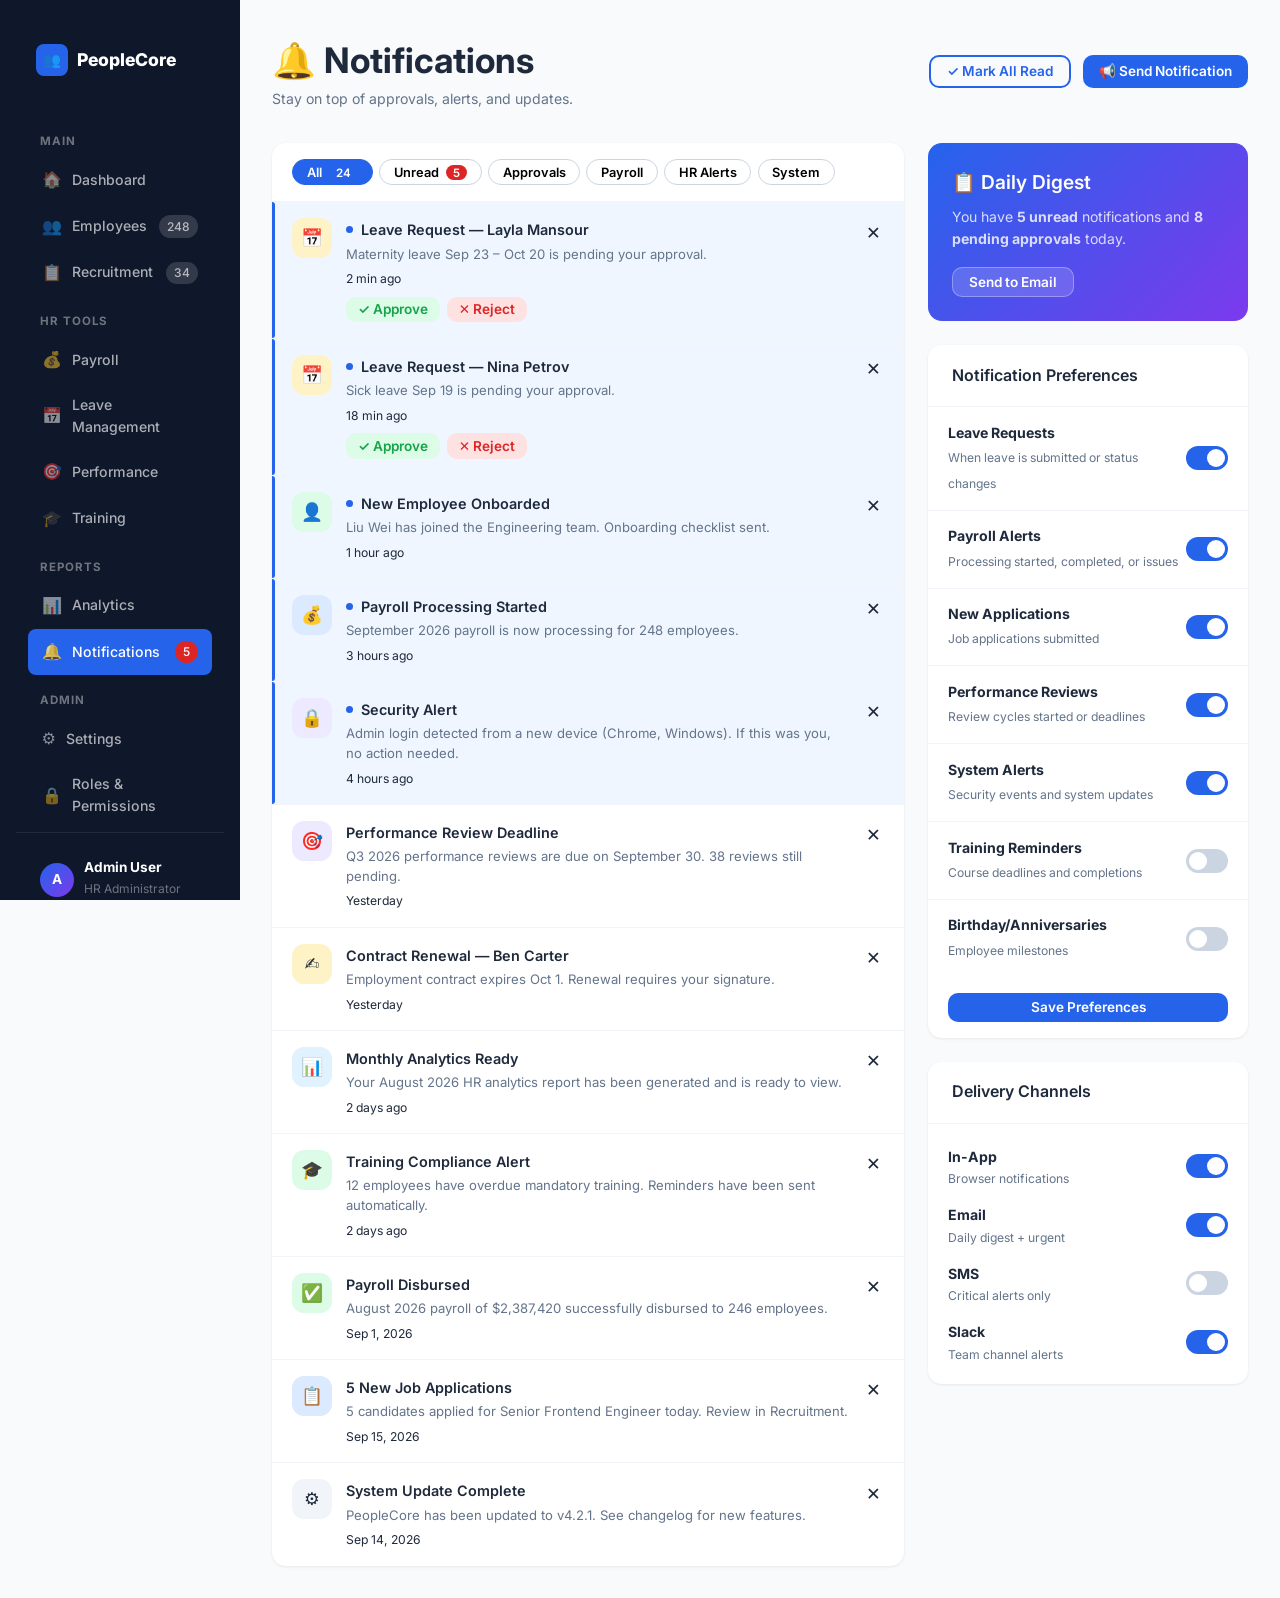
<file: notifications.html>
<!DOCTYPE html>
<html lang="en">
<head>
  <meta charset="UTF-8"/>
  <meta name="viewport" content="width=device-width, initial-scale=1.0"/>
  <title>Notifications — PeopleCore HR</title>
  <link rel="preconnect" href="https://fonts.googleapis.com"/>
  <link href="https://fonts.googleapis.com/css2?family=Inter:wght@400;500;600;700;800&display=swap" rel="stylesheet"/>
  <link rel="stylesheet" href="styles.css"/>
  <style>
    body{background:#f8fafc;}
    .dash-layout{display:grid;grid-template-columns:240px 1fr;min-height:100vh;}
    .sidebar{background:var(--dark);display:flex;flex-direction:column;position:sticky;top:0;height:100vh;overflow-y:auto;}
    .sidebar-logo{padding:1.25rem 1.25rem 0;display:flex;align-items:center;gap:.55rem;font-size:1.1rem;font-weight:800;color:#fff;margin-bottom:1rem;}
    .sidebar-logo .logo-icon{width:32px;height:32px;border-radius:8px;background:var(--primary);display:flex;align-items:center;justify-content:center;font-size:.9rem;}
    .sidebar-divider{height:1px;background:rgba(255,255,255,.08);margin:.5rem 1rem;}
    .sidebar-nav{flex:1;padding:0 .75rem;}
    .sidebar-footer{padding:1rem;border-top:1px solid rgba(255,255,255,.08);}
    .user-chip{display:flex;align-items:center;gap:.65rem;padding:.6rem .5rem;border-radius:8px;}
    .user-chip .avatar{width:34px;height:34px;border-radius:50%;background:linear-gradient(135deg,var(--primary),var(--accent));display:flex;align-items:center;justify-content:center;font-weight:700;font-size:.85rem;color:#fff;flex-shrink:0;}
    .user-chip strong{display:block;font-size:.85rem;color:#fff;line-height:1.2;}
    .user-chip span{font-size:.75rem;color:rgba(255,255,255,.4);}
    .dash-main{padding:2rem;overflow-y:auto;}
    .topbar{display:flex;align-items:center;justify-content:space-between;margin-bottom:2rem;flex-wrap:wrap;gap:1rem;}

    .notif-layout{display:grid;grid-template-columns:1fr 320px;gap:1.5rem;}
    .sc{background:#fff;border-radius:14px;box-shadow:0 1px 3px rgba(0,0,0,.08);overflow:hidden;}
    .sc-head{display:flex;align-items:center;justify-content:space-between;padding:1.1rem 1.5rem;border-bottom:1px solid var(--gray-100);}
    .sc-head h3{margin:0;font-size:1rem;}

    .notif-item{display:flex;align-items:flex-start;gap:.9rem;padding:1rem 1.25rem;border-bottom:1px solid var(--gray-100);cursor:pointer;transition:background .15s;position:relative;}
    .notif-item:last-child{border-bottom:none;}
    .notif-item:hover{background:#f8fafc;}
    .notif-item.unread{background:#eff6ff;}
    .notif-item.unread::before{content:'';position:absolute;left:0;top:0;bottom:0;width:3px;background:var(--primary);border-radius:0 3px 3px 0;}
    .notif-icon{width:40px;height:40px;border-radius:12px;display:flex;align-items:center;justify-content:center;font-size:1.1rem;flex-shrink:0;}
    .notif-body{flex:1;}
    .notif-title{font-size:.9rem;font-weight:600;color:var(--gray-900);margin-bottom:.2rem;display:flex;align-items:center;gap:.5rem;}
    .notif-title .unread-dot{width:7px;height:7px;border-radius:50%;background:var(--primary);flex-shrink:0;}
    .notif-text{font-size:.82rem;color:var(--gray-500);line-height:1.5;}
    .notif-time{font-size:.76rem;color:var(--gray-400);margin-top:.3rem;}
    .notif-action{flex-shrink:0;display:flex;gap:.4rem;align-items:center;}

    .filter-pills{display:flex;gap:.4rem;flex-wrap:wrap;padding:1rem 1.25rem;border-bottom:1px solid var(--gray-100);}
    .filter-pill{padding:.3rem .85rem;border-radius:999px;font-size:.8rem;font-weight:600;border:1.5px solid var(--gray-300);background:#fff;cursor:pointer;transition:var(--transition);}
    .filter-pill:hover,.filter-pill.active{background:var(--primary);border-color:var(--primary);color:#fff;}

    .pref-row{display:flex;align-items:center;justify-content:space-between;padding:.9rem 1.25rem;border-bottom:1px solid var(--gray-100);}
    .pref-row:last-child{border-bottom:none;}
    .pref-info strong{display:block;font-size:.88rem;color:var(--gray-900);}
    .pref-info span{font-size:.76rem;color:var(--gray-500);}

    /* Toggle switch */
    .toggle{position:relative;width:42px;height:24px;flex-shrink:0;}
    .toggle input{opacity:0;width:0;height:0;}
    .toggle-slider{position:absolute;inset:0;background:var(--gray-300);border-radius:999px;cursor:pointer;transition:.3s;}
    .toggle-slider::before{content:'';position:absolute;width:18px;height:18px;left:3px;top:3px;background:#fff;border-radius:50%;transition:.3s;}
    .toggle input:checked + .toggle-slider{background:var(--primary);}
    .toggle input:checked + .toggle-slider::before{transform:translateX(18px);}

    .digest-card{background:linear-gradient(135deg,var(--primary),var(--accent));color:#fff;border-radius:14px;padding:1.5rem;margin-bottom:1.5rem;}
    .digest-card h3{color:#fff;margin-bottom:.5rem;}
    .digest-card p{color:rgba(255,255,255,.8);font-size:.88rem;margin-bottom:1rem;}

    @media(max-width:1024px){.dash-layout{grid-template-columns:1fr;}.sidebar{display:none;}.notif-layout{grid-template-columns:1fr;}}
  </style>
</head>
<body>
<div class="dash-layout">
  <aside class="sidebar" id="sidebar-mount"></aside>
  <main class="dash-main">
    <div class="topbar">
      <div>
        <h2>🔔 Notifications</h2>
        <p style="margin:0;font-size:.88rem;color:var(--gray-500);">Stay on top of approvals, alerts, and updates.</p>
      </div>
      <div style="display:flex;gap:.75rem;flex-wrap:wrap;">
        <button class="btn btn-outline btn-sm" id="markAllBtn">✓ Mark All Read</button>
        <button class="btn btn-primary btn-sm" data-modal-open="sendNotifModal">📢 Send Notification</button>
      </div>
    </div>

    <div class="notif-layout">
      <!-- Left: notification feed -->
      <div>
        <div class="sc">
          <div class="filter-pills" id="notifFilters">
            <button class="filter-pill active" data-filter="all">All <span id="allCount" style="background:var(--primary);color:#fff;border-radius:999px;padding:.05rem .45rem;font-size:.72rem;margin-left:.25rem;">24</span></button>
            <button class="filter-pill" data-filter="unread">Unread <span id="unreadCount" style="background:#dc2626;color:#fff;border-radius:999px;padding:.05rem .45rem;font-size:.72rem;margin-left:.25rem;">5</span></button>
            <button class="filter-pill" data-filter="approval">Approvals</button>
            <button class="filter-pill" data-filter="payroll">Payroll</button>
            <button class="filter-pill" data-filter="hr">HR Alerts</button>
            <button class="filter-pill" data-filter="system">System</button>
          </div>
          <div id="notifFeed"></div>
        </div>
      </div>

      <!-- Right: preferences + digest -->
      <div>
        <div class="digest-card">
          <h3>📋 Daily Digest</h3>
          <p>You have <strong>5 unread</strong> notifications and <strong>8 pending approvals</strong> today.</p>
          <button class="btn btn-ghost btn-sm" onclick="showToast('Digest sent to your email','success')">Send to Email</button>
        </div>

        <div class="sc" style="margin-bottom:1.5rem;">
          <div class="sc-head"><h3>Notification Preferences</h3></div>
          <div id="prefList"></div>
          <div style="padding:1rem 1.25rem;">
            <button class="btn btn-primary btn-sm" style="width:100%;justify-content:center;" onclick="showToast('Preferences saved','success')">Save Preferences</button>
          </div>
        </div>

        <div class="sc">
          <div class="sc-head"><h3>Delivery Channels</h3></div>
          <div style="padding:1.25rem;">
            <div style="display:flex;flex-direction:column;gap:.85rem;">
              <div style="display:flex;align-items:center;justify-content:space-between;">
                <div><strong style="font-size:.88rem;">In-App</strong><p style="font-size:.76rem;margin:0;">Browser notifications</p></div>
                <label class="toggle"><input type="checkbox" checked onchange="showToast('In-app notifications '+(this.checked?'enabled':'disabled'),'info')"/><span class="toggle-slider"></span></label>
              </div>
              <div style="display:flex;align-items:center;justify-content:space-between;">
                <div><strong style="font-size:.88rem;">Email</strong><p style="font-size:.76rem;margin:0;">Daily digest + urgent</p></div>
                <label class="toggle"><input type="checkbox" checked onchange="showToast('Email notifications '+(this.checked?'enabled':'disabled'),'info')"/><span class="toggle-slider"></span></label>
              </div>
              <div style="display:flex;align-items:center;justify-content:space-between;">
                <div><strong style="font-size:.88rem;">SMS</strong><p style="font-size:.76rem;margin:0;">Critical alerts only</p></div>
                <label class="toggle"><input type="checkbox" onchange="showToast('SMS notifications '+(this.checked?'enabled':'disabled'),'info')"/><span class="toggle-slider"></span></label>
              </div>
              <div style="display:flex;align-items:center;justify-content:space-between;">
                <div><strong style="font-size:.88rem;">Slack</strong><p style="font-size:.76rem;margin:0;">Team channel alerts</p></div>
                <label class="toggle"><input type="checkbox" checked onchange="showToast('Slack notifications '+(this.checked?'enabled':'disabled'),'info')"/><span class="toggle-slider"></span></label>
              </div>
            </div>
          </div>
        </div>
      </div>
    </div>
  </main>
</div>

<!-- Send Notification Modal -->
<div class="modal-overlay" id="sendNotifModal">
  <div class="modal">
    <div class="modal-header"><h3>Send Notification</h3><button class="modal-close" data-modal-close="sendNotifModal">✕</button></div>
    <div class="modal-body">
      <form id="sendNotifForm">
        <div class="form-group"><label class="form-label">Title *</label><input name="title" class="form-control" placeholder="Notification title…" required/></div>
        <div class="form-group"><label class="form-label">Message *</label><textarea name="msg" class="form-control" rows="3" placeholder="Write your message…" required></textarea></div>
        <div class="form-row">
          <div class="form-group"><label class="form-label">Recipients</label>
            <select name="to" class="form-control"><option>All Employees</option><option>Managers Only</option><option>Engineering</option><option>HR Team</option></select></div>
          <div class="form-group"><label class="form-label">Priority</label>
            <select name="priority" class="form-control"><option>Normal</option><option>High</option><option>Urgent</option></select></div>
        </div>
        <div class="modal-footer" style="padding:0;border:none;margin-top:.5rem;">
          <button type="button" class="btn btn-outline" data-modal-close="sendNotifModal">Cancel</button>
          <button type="submit" class="btn btn-primary">Send Now</button>
        </div>
      </form>
    </div>
  </div>
</div>

<script src="app.js"></script>
<script src="sidebar.js"></script>
<script>
const notifications=[
  {id:1, type:'approval', icon:'📅', iconBg:'#fef3c7', title:'Leave Request — Layla Mansour', text:'Maternity leave Sep 23 – Oct 20 is pending your approval.', time:'2 min ago', unread:true, actions:true},
  {id:2, type:'approval', icon:'📅', iconBg:'#fef3c7', title:'Leave Request — Nina Petrov',   text:'Sick leave Sep 19 is pending your approval.', time:'18 min ago', unread:true, actions:true},
  {id:3, type:'hr',       icon:'👤', iconBg:'#dcfce7', title:'New Employee Onboarded',         text:'Liu Wei has joined the Engineering team. Onboarding checklist sent.', time:'1 hour ago', unread:true},
  {id:4, type:'payroll',  icon:'💰', iconBg:'#dbeafe', title:'Payroll Processing Started',     text:'September 2026 payroll is now processing for 248 employees.', time:'3 hours ago', unread:true},
  {id:5, type:'system',   icon:'🔒', iconBg:'#ede9fe', title:'Security Alert',                 text:'Admin login detected from a new device (Chrome, Windows). If this was you, no action needed.', time:'4 hours ago', unread:true},
  {id:6, type:'hr',       icon:'🎯', iconBg:'#ede9fe', title:'Performance Review Deadline',    text:'Q3 2026 performance reviews are due on September 30. 38 reviews still pending.', time:'Yesterday'},
  {id:7, type:'approval', icon:'✍️', iconBg:'#fef3c7', title:'Contract Renewal — Ben Carter', text:'Employment contract expires Oct 1. Renewal requires your signature.', time:'Yesterday'},
  {id:8, type:'system',   icon:'📊', iconBg:'#e0f2fe', title:'Monthly Analytics Ready',        text:'Your August 2026 HR analytics report has been generated and is ready to view.', time:'2 days ago'},
  {id:9, type:'hr',       icon:'🎓', iconBg:'#dcfce7', title:'Training Compliance Alert',      text:'12 employees have overdue mandatory training. Reminders have been sent automatically.', time:'2 days ago'},
  {id:10,type:'payroll',  icon:'✅', iconBg:'#dcfce7', title:'Payroll Disbursed',              text:'August 2026 payroll of $2,387,420 successfully disbursed to 246 employees.', time:'Sep 1, 2026'},
  {id:11,type:'hr',       icon:'📋', iconBg:'#dbeafe', title:'5 New Job Applications',         text:'5 candidates applied for Senior Frontend Engineer today. Review in Recruitment.', time:'Sep 15, 2026'},
  {id:12,type:'system',   icon:'⚙️', iconBg:'#f1f5f9', title:'System Update Complete',         text:'PeopleCore has been updated to v4.2.1. See changelog for new features.', time:'Sep 14, 2026'},
];

let activeFilter='all';
let localNotifs=[...notifications];

function renderFeed(filter){
  const feed=document.getElementById('notifFeed');
  const data=filter==='all'?localNotifs:
             filter==='unread'?localNotifs.filter(n=>n.unread):
             localNotifs.filter(n=>n.type===filter);
  if(!data.length){
    feed.innerHTML='<div style="text-align:center;padding:3rem;color:var(--gray-400);"><div style="font-size:2.5rem;margin-bottom:.75rem;">🔕</div><p>No notifications here</p></div>';
    return;
  }
  feed.innerHTML=data.map(n=>`
    <div class="notif-item${n.unread?' unread':''}" id="notif-${n.id}" onclick="markRead(${n.id})">
      <div class="notif-icon" style="background:${n.iconBg};">${n.icon}</div>
      <div class="notif-body">
        <div class="notif-title">${n.unread?'<span class="unread-dot"></span>':''} ${n.title}</div>
        <div class="notif-text">${n.text}</div>
        <div class="notif-time">${n.time}</div>
        ${n.actions?`<div style="display:flex;gap:.4rem;margin-top:.5rem;">
          <button class="btn btn-sm" style="background:#dcfce7;color:var(--success);padding:.3rem .75rem;" onclick="event.stopPropagation();approveLeave(${n.id})">✓ Approve</button>
          <button class="btn btn-sm" style="background:#fee2e2;color:var(--danger);padding:.3rem .75rem;" onclick="event.stopPropagation();rejectLeave(${n.id})">✕ Reject</button>
        </div>`:''}
      </div>
      <div class="notif-action">
        <button class="btn btn-sm" style="background:transparent;border:none;color:var(--gray-400);font-size:1.1rem;padding:.2rem;" onclick="event.stopPropagation();deleteNotif(${n.id})" title="Dismiss">✕</button>
      </div>
    </div>`).join('');
}

function markRead(id){
  const n=localNotifs.find(x=>x.id===id);
  if(n&&n.unread){ n.unread=false; updateCounts(); renderFeed(activeFilter); }
}
function deleteNotif(id){
  localNotifs=localNotifs.filter(x=>x.id!==id);
  updateCounts(); renderFeed(activeFilter);
  showToast('Notification dismissed','info');
}
function approveLeave(id){
  const n=localNotifs.find(x=>x.id===id);
  if(n){ n.actions=false; n.text+=' ✓ <strong style="color:var(--success);">Approved</strong>'; n.unread=false; }
  updateCounts(); renderFeed(activeFilter);
  showToast('Leave approved!','success');
}
function rejectLeave(id){
  const n=localNotifs.find(x=>x.id===id);
  if(n){ n.actions=false; n.text+=' ✕ <strong style="color:var(--danger);">Rejected</strong>'; n.unread=false; }
  updateCounts(); renderFeed(activeFilter);
  showToast('Leave rejected','error');
}
function updateCounts(){
  const unread=localNotifs.filter(n=>n.unread).length;
  document.getElementById('unreadCount').textContent=unread;
  document.getElementById('allCount').textContent=localNotifs.length;
}

document.getElementById('markAllBtn').addEventListener('click',()=>{
  localNotifs.forEach(n=>n.unread=false);
  updateCounts(); renderFeed(activeFilter);
  showToast('All notifications marked as read','success');
});

document.querySelectorAll('.filter-pill').forEach(p=>{
  p.addEventListener('click',()=>{
    document.querySelectorAll('.filter-pill').forEach(x=>x.classList.remove('active'));
    p.classList.add('active');
    activeFilter=p.dataset.filter;
    renderFeed(activeFilter);
  });
});

// Preferences
const prefs=[
  {label:'Leave Requests',   desc:'When leave is submitted or status changes', on:true},
  {label:'Payroll Alerts',   desc:'Processing started, completed, or issues',  on:true},
  {label:'New Applications', desc:'Job applications submitted',                 on:true},
  {label:'Performance Reviews',desc:'Review cycles started or deadlines',       on:true},
  {label:'System Alerts',    desc:'Security events and system updates',         on:true},
  {label:'Training Reminders',desc:'Course deadlines and completions',          on:false},
  {label:'Birthday/Anniversaries',desc:'Employee milestones',                   on:false},
];
const pl2=document.getElementById('prefList');
prefs.forEach((p,i)=>{
  pl2.innerHTML+=`<div class="pref-row">
    <div class="pref-info"><strong>${p.label}</strong><span>${p.desc}</span></div>
    <label class="toggle"><input type="checkbox" ${p.on?'checked':''} onchange="showToast('${p.label} notifications '+(this.checked?'on':'off'),'info')"/><span class="toggle-slider"></span></label>
  </div>`;
});

// Send form
document.getElementById('sendNotifForm').addEventListener('submit',e=>{
  e.preventDefault();
  const d=Object.fromEntries(new FormData(e.target));
  closeModal('sendNotifModal');
  e.target.reset();
  // Inject new notification at top
  localNotifs.unshift({id:Date.now(),type:'hr',icon:'📢',iconBg:'#dbeafe',title:d.title,text:d.msg+` (sent to: ${d.to}, priority: ${d.priority})`,time:'Just now',unread:false});
  updateCounts(); renderFeed(activeFilter);
  showToast('Notification sent!','success');
});

renderFeed('all');
</script>
</body>
</html>
</file>
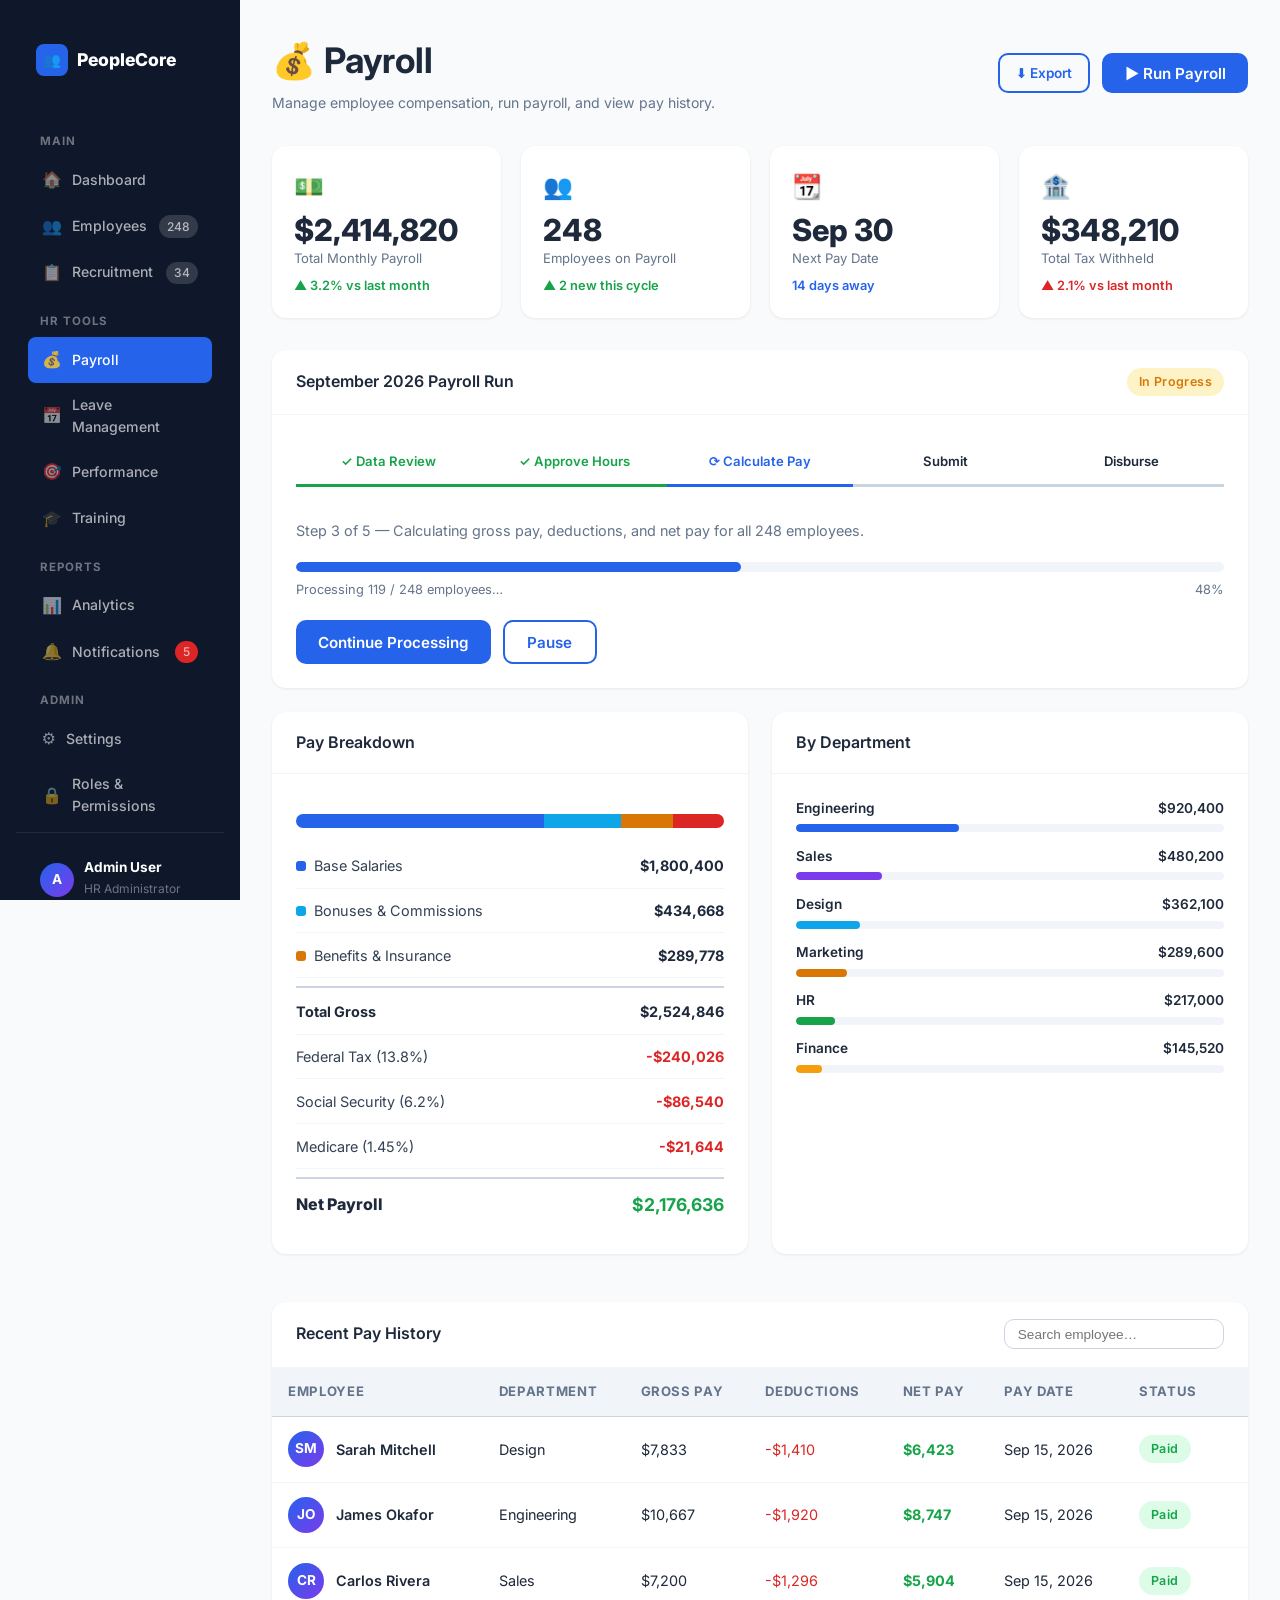
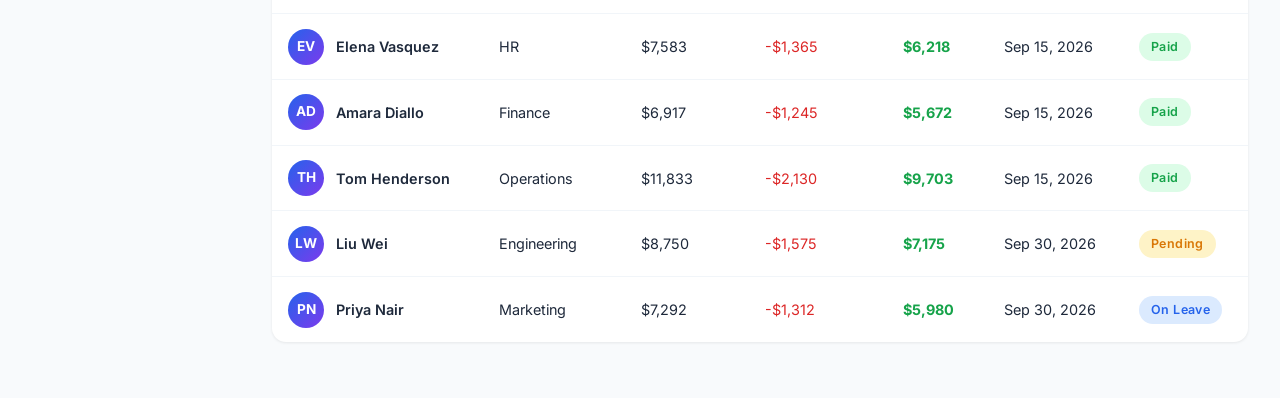
<file: payroll.html>
<!DOCTYPE html>
<html lang="en">
<head>
  <meta charset="UTF-8"/>
  <meta name="viewport" content="width=device-width, initial-scale=1.0"/>
  <title>Payroll — PeopleCore HR</title>
  <link rel="preconnect" href="https://fonts.googleapis.com"/>
  <link href="https://fonts.googleapis.com/css2?family=Inter:wght@400;500;600;700;800&display=swap" rel="stylesheet"/>
  <link rel="stylesheet" href="styles.css"/>
  <style>
    body{background:#f8fafc;}
    .dash-layout{display:grid;grid-template-columns:240px 1fr;min-height:100vh;}
    .sidebar{background:var(--dark);display:flex;flex-direction:column;position:sticky;top:0;height:100vh;overflow-y:auto;}
    .sidebar-logo{padding:1.25rem 1.25rem 0;display:flex;align-items:center;gap:.55rem;font-size:1.1rem;font-weight:800;color:#fff;margin-bottom:1rem;}
    .sidebar-logo .logo-icon{width:32px;height:32px;border-radius:8px;background:var(--primary);display:flex;align-items:center;justify-content:center;font-size:.9rem;}
    .sidebar-divider{height:1px;background:rgba(255,255,255,.08);margin:.5rem 1rem;}
    .sidebar-nav{flex:1;padding:0 .75rem;}
    .sidebar-footer{padding:1rem;border-top:1px solid rgba(255,255,255,.08);}
    .user-chip{display:flex;align-items:center;gap:.65rem;padding:.6rem .5rem;border-radius:8px;cursor:pointer;}
    .user-chip .avatar{width:34px;height:34px;border-radius:50%;background:linear-gradient(135deg,var(--primary),var(--accent));display:flex;align-items:center;justify-content:center;font-weight:700;font-size:.85rem;color:#fff;flex-shrink:0;}
    .user-chip strong{display:block;font-size:.85rem;color:#fff;line-height:1.2;}
    .user-chip span{font-size:.75rem;color:rgba(255,255,255,.4);}
    .dash-main{padding:2rem;overflow-y:auto;}
    .topbar{display:flex;align-items:center;justify-content:space-between;margin-bottom:2rem;flex-wrap:wrap;gap:1rem;}
    .topbar h2{margin:0 0 .2rem;}
    .topbar p{margin:0;font-size:.88rem;color:var(--gray-500);}

    .pay-grid{display:grid;grid-template-columns:repeat(auto-fit,minmax(200px,1fr));gap:1.25rem;margin-bottom:2rem;}
    .pay-card{background:#fff;border-radius:14px;padding:1.4rem;box-shadow:0 1px 3px rgba(0,0,0,.08);}
    .pay-card .icon{font-size:1.5rem;margin-bottom:.5rem;}
    .pay-card strong{display:block;font-size:1.9rem;font-weight:800;color:var(--gray-900);line-height:1;}
    .pay-card span{font-size:.82rem;color:var(--gray-500);}
    .pay-card .chg{font-size:.8rem;font-weight:600;margin-top:.3rem;}
    .chg-up{color:var(--success);} .chg-dn{color:var(--danger);}

    .section-card{background:#fff;border-radius:14px;box-shadow:0 1px 3px rgba(0,0,0,.08);margin-bottom:1.5rem;overflow:hidden;}
    .section-card-head{display:flex;align-items:center;justify-content:space-between;padding:1.1rem 1.5rem;border-bottom:1px solid var(--gray-100);}
    .section-card-head h3{margin:0;font-size:1rem;}
    .section-card-body{padding:1.5rem;}

    .pay-status-bar{display:flex;gap:0;border-radius:10px;overflow:hidden;height:14px;margin:1rem 0;}
    .psb-seg{height:100%;transition:width .4s ease;}

    .breakdown-row{display:flex;align-items:center;justify-content:space-between;padding:.65rem 0;border-bottom:1px solid var(--gray-100);font-size:.9rem;}
    .breakdown-row:last-child{border-bottom:none;}
    .breakdown-row .name{color:var(--gray-700);}
    .breakdown-row .amount{font-weight:700;color:var(--gray-900);}
    .breakdown-row .dot{width:10px;height:10px;border-radius:3px;margin-right:.5rem;display:inline-block;}

    .run-steps{display:flex;gap:0;margin-bottom:2rem;}
    .run-step{flex:1;text-align:center;padding:.75rem;font-size:.82rem;font-weight:600;border-bottom:3px solid var(--gray-300);color:var(--gray-400);}
    .run-step.done{border-color:var(--success);color:var(--success);}
    .run-step.active{border-color:var(--primary);color:var(--primary);}

    @media(max-width:1024px){.dash-layout{grid-template-columns:1fr;}.sidebar{display:none;}}
  </style>
</head>
<body>
<div class="dash-layout">
  <aside class="sidebar" id="sidebar-mount"></aside>

  <main class="dash-main">
    <div class="topbar">
      <div>
        <h2>💰 Payroll</h2>
        <p>Manage employee compensation, run payroll, and view pay history.</p>
      </div>
      <div style="display:flex;gap:.75rem;flex-wrap:wrap;">
        <button class="btn btn-outline btn-sm" onclick="showToast('Payroll report exported','info')">⬇ Export</button>
        <button class="btn btn-primary" id="runPayrollBtn">▶ Run Payroll</button>
      </div>
    </div>

    <!-- KPIs -->
    <div class="pay-grid">
      <div class="pay-card">
        <div class="icon">💵</div>
        <strong>$2,414,820</strong>
        <span>Total Monthly Payroll</span>
        <div class="chg chg-up">▲ 3.2% vs last month</div>
      </div>
      <div class="pay-card">
        <div class="icon">👥</div>
        <strong>248</strong>
        <span>Employees on Payroll</span>
        <div class="chg chg-up">▲ 2 new this cycle</div>
      </div>
      <div class="pay-card">
        <div class="icon">📆</div>
        <strong>Sep 30</strong>
        <span>Next Pay Date</span>
        <div class="chg" style="color:var(--primary);">14 days away</div>
      </div>
      <div class="pay-card">
        <div class="icon">🏦</div>
        <strong>$348,210</strong>
        <span>Total Tax Withheld</span>
        <div class="chg chg-dn">▲ 2.1% vs last month</div>
      </div>
    </div>

    <!-- Run Status -->
    <div class="section-card">
      <div class="section-card-head">
        <h3>September 2026 Payroll Run</h3>
        <span class="badge badge-yellow">In Progress</span>
      </div>
      <div class="section-card-body">
        <div class="run-steps">
          <div class="run-step done">✓ Data Review</div>
          <div class="run-step done">✓ Approve Hours</div>
          <div class="run-step active">⟳ Calculate Pay</div>
          <div class="run-step">Submit</div>
          <div class="run-step">Disburse</div>
        </div>
        <p style="font-size:.9rem;color:var(--gray-500);margin-bottom:1.25rem;">Step 3 of 5 — Calculating gross pay, deductions, and net pay for all 248 employees.</p>
        <div style="height:10px;background:var(--gray-100);border-radius:999px;overflow:hidden;margin-bottom:.5rem;">
          <div id="payProgressBar" style="width:48%;height:100%;background:var(--primary);border-radius:999px;transition:width .4s;"></div>
        </div>
        <div style="display:flex;justify-content:space-between;font-size:.8rem;color:var(--gray-500);">
          <span id="payProgressLabel">Processing 119 / 248 employees…</span>
          <span>48%</span>
        </div>
        <div style="margin-top:1.25rem;display:flex;gap:.75rem;">
          <button class="btn btn-primary" id="continuePayBtn">Continue Processing</button>
          <button class="btn btn-outline" onclick="showToast('Payroll paused','info')">Pause</button>
        </div>
      </div>
    </div>

    <div style="display:grid;grid-template-columns:1fr 1fr;gap:1.5rem;margin-bottom:1.5rem;">
      <!-- Payroll breakdown -->
      <div class="section-card">
        <div class="section-card-head"><h3>Pay Breakdown</h3></div>
        <div class="section-card-body">
          <div class="pay-status-bar">
            <div class="psb-seg" style="width:58%;background:var(--primary);"></div>
            <div class="psb-seg" style="width:18%;background:var(--secondary);"></div>
            <div class="psb-seg" style="width:12%;background:var(--warning);"></div>
            <div class="psb-seg" style="width:12%;background:var(--danger);"></div>
          </div>
          <div class="breakdown-row"><span><span class="dot" style="background:var(--primary);"></span><span class="name">Base Salaries</span></span><span class="amount">$1,800,400</span></div>
          <div class="breakdown-row"><span><span class="dot" style="background:var(--secondary);"></span><span class="name">Bonuses & Commissions</span></span><span class="amount">$434,668</span></div>
          <div class="breakdown-row"><span><span class="dot" style="background:var(--warning);"></span><span class="name">Benefits & Insurance</span></span><span class="amount">$289,778</span></div>
          <div class="breakdown-row" style="border-top:2px solid var(--gray-300);margin-top:.5rem;padding-top:.75rem;">
            <span style="font-weight:700;">Total Gross</span><span class="amount">$2,524,846</span>
          </div>
          <div class="breakdown-row"><span class="name">Federal Tax (13.8%)</span><span class="amount" style="color:var(--danger);">-$240,026</span></div>
          <div class="breakdown-row"><span class="name">Social Security (6.2%)</span><span class="amount" style="color:var(--danger);">-$86,540</span></div>
          <div class="breakdown-row"><span class="name">Medicare (1.45%)</span><span class="amount" style="color:var(--danger);">-$21,644</span></div>
          <div class="breakdown-row" style="border-top:2px solid var(--gray-300);margin-top:.5rem;padding-top:.75rem;">
            <span style="font-weight:800;font-size:1rem;">Net Payroll</span><span class="amount" style="font-size:1.1rem;color:var(--success);">$2,176,636</span>
          </div>
        </div>
      </div>

      <!-- Department payroll -->
      <div class="section-card">
        <div class="section-card-head"><h3>By Department</h3></div>
        <div class="section-card-body">
          <div id="deptPayroll"></div>
        </div>
      </div>
    </div>

    <!-- Pay History Table -->
    <div class="section-card">
      <div class="section-card-head">
        <h3>Recent Pay History</h3>
        <input class="search-input" style="max-width:220px;padding:.4rem .8rem;font-size:.85rem;" placeholder="Search employee…" id="paySearch"/>
      </div>
      <div style="overflow-x:auto;">
        <table class="data-table" id="payTable">
          <thead><tr>
            <th>Employee</th><th>Department</th><th>Gross Pay</th><th>Deductions</th><th>Net Pay</th><th>Pay Date</th><th>Status</th>
          </tr></thead>
          <tbody id="payTableBody"></tbody>
        </table>
      </div>
    </div>
  </main>
</div>

<!-- Modals -->
<div class="modal-overlay" id="runPayrollModal">
  <div class="modal">
    <div class="modal-header"><h3>Run Payroll</h3><button class="modal-close" data-modal-close="runPayrollModal">✕</button></div>
    <div class="modal-body">
      <div class="form-group"><label class="form-label">Pay Period</label>
        <select class="form-control"><option>September 1–30, 2026</option><option>October 1–31, 2026</option></select></div>
      <div class="form-group"><label class="form-label">Pay Date</label>
        <input type="date" class="form-control" value="2026-09-30"/></div>
      <div class="form-group"><label class="form-label">Employees</label>
        <select class="form-control"><option>All Employees (248)</option><option>Full-Time Only</option><option>Contractors Only</option></select></div>
      <div style="background:var(--gray-100);border-radius:10px;padding:1rem;font-size:.88rem;color:var(--gray-700);">
        ⚠️ This will initiate payroll for <strong>248 employees</strong> totalling approximately <strong>$2.41M</strong>. Review before submitting.
      </div>
    </div>
    <div class="modal-footer">
      <button class="btn btn-outline" data-modal-close="runPayrollModal">Cancel</button>
      <button class="btn btn-primary" onclick="startPayroll()">Confirm & Run</button>
    </div>
  </div>
</div>

<script src="app.js"></script>
<script src="sidebar.js"></script>
<script>
const depts = [
  {name:'Engineering', amount:920400, color:'var(--primary)', pct:38},
  {name:'Sales',       amount:480200, color:'var(--accent)',  pct:20},
  {name:'Design',      amount:362100, color:'var(--secondary)',pct:15},
  {name:'Marketing',   amount:289600, color:'var(--warning)', pct:12},
  {name:'HR',          amount:217000, color:'var(--success)', pct:9},
  {name:'Finance',     amount:145520, color:'#f59e0b',        pct:6},
];
const dp = document.getElementById('deptPayroll');
depts.forEach(d=>{
  dp.innerHTML += `<div style="margin-bottom:.85rem;">
    <div style="display:flex;justify-content:space-between;font-size:.85rem;font-weight:600;margin-bottom:.3rem;">
      <span>${d.name}</span><span>$${d.amount.toLocaleString()}</span>
    </div>
    <div style="height:8px;background:var(--gray-100);border-radius:999px;overflow:hidden;">
      <div style="width:${d.pct}%;height:100%;background:${d.color};border-radius:999px;"></div>
    </div>
  </div>`;
});

const employees = [
  {name:'Sarah Mitchell', dept:'Design',      gross:7833, ded:1410, date:'Sep 15, 2026', status:'Paid'},
  {name:'James Okafor',   dept:'Engineering', gross:10667,ded:1920, date:'Sep 15, 2026', status:'Paid'},
  {name:'Carlos Rivera',  dept:'Sales',       gross:7200, ded:1296, date:'Sep 15, 2026', status:'Paid'},
  {name:'Elena Vasquez',  dept:'HR',          gross:7583, ded:1365, date:'Sep 15, 2026', status:'Paid'},
  {name:'Amara Diallo',   dept:'Finance',     gross:6917, ded:1245, date:'Sep 15, 2026', status:'Paid'},
  {name:'Tom Henderson',  dept:'Operations',  gross:11833,ded:2130, date:'Sep 15, 2026', status:'Paid'},
  {name:'Liu Wei',        dept:'Engineering', gross:8750, ded:1575, date:'Sep 30, 2026', status:'Pending'},
  {name:'Priya Nair',     dept:'Marketing',   gross:7292, ded:1312, date:'Sep 30, 2026', status:'On Leave'},
];
function renderTable(data){
  const body = document.getElementById('payTableBody');
  body.innerHTML = data.map(e=>{
    const net = e.gross - e.ded;
    const initials = e.name.split(' ').map(n=>n[0]).join('');
    const sc = e.status==='Paid'?'badge-green':e.status==='Pending'?'badge-yellow':'badge-blue';
    return `<tr>
      <td><div class="employee-info">
        <div class="employee-avatar" style="background:linear-gradient(135deg,var(--primary),var(--accent));">${initials}</div>
        <div><div class="employee-name">${e.name}</div></div>
      </div></td>
      <td>${e.dept}</td>
      <td>$${e.gross.toLocaleString()}</td>
      <td style="color:var(--danger);">-$${e.ded.toLocaleString()}</td>
      <td style="font-weight:700;color:var(--success);">$${net.toLocaleString()}</td>
      <td>${e.date}</td>
      <td><span class="badge ${sc}">${e.status}</span></td>
    </tr>`;
  }).join('');
}
renderTable(employees);
document.getElementById('paySearch').addEventListener('input', function(){
  renderTable(employees.filter(e=>e.name.toLowerCase().includes(this.value.toLowerCase())));
});

document.getElementById('runPayrollBtn').addEventListener('click',()=>openModal('runPayrollModal'));

function startPayroll(){
  closeModal('runPayrollModal');
  showToast('Payroll run initiated for 248 employees!','success');
}

// Animate progress bar
let prog = 48;
document.getElementById('continuePayBtn').addEventListener('click',function(){
  this.disabled = true;
  this.textContent = 'Processing…';
  const bar = document.getElementById('payProgressBar');
  const lbl = document.getElementById('payProgressLabel');
  const iv = setInterval(()=>{
    prog = Math.min(prog+2, 100);
    const count = Math.round(prog/100*248);
    bar.style.width = prog+'%';
    lbl.textContent = prog<100 ? `Processing ${count} / 248 employees…` : 'All employees processed ✓';
    bar.parentElement.nextElementSibling.querySelector('span:last-child').textContent = prog+'%';
    if(prog>=100){
      clearInterval(iv);
      showToast('Payroll calculation complete! Ready to submit.','success');
      document.querySelector('.run-step.active').classList.remove('active');
      document.querySelector('.run-step.active')?.classList.add('done');
      this.textContent='Submit Payroll';
      this.disabled=false;
      document.querySelector('.badge-yellow').textContent='Ready to Submit';
      document.querySelector('.badge-yellow').className='badge badge-green';
    }
  },60);
});
</script>
</body>
</html>
</file>
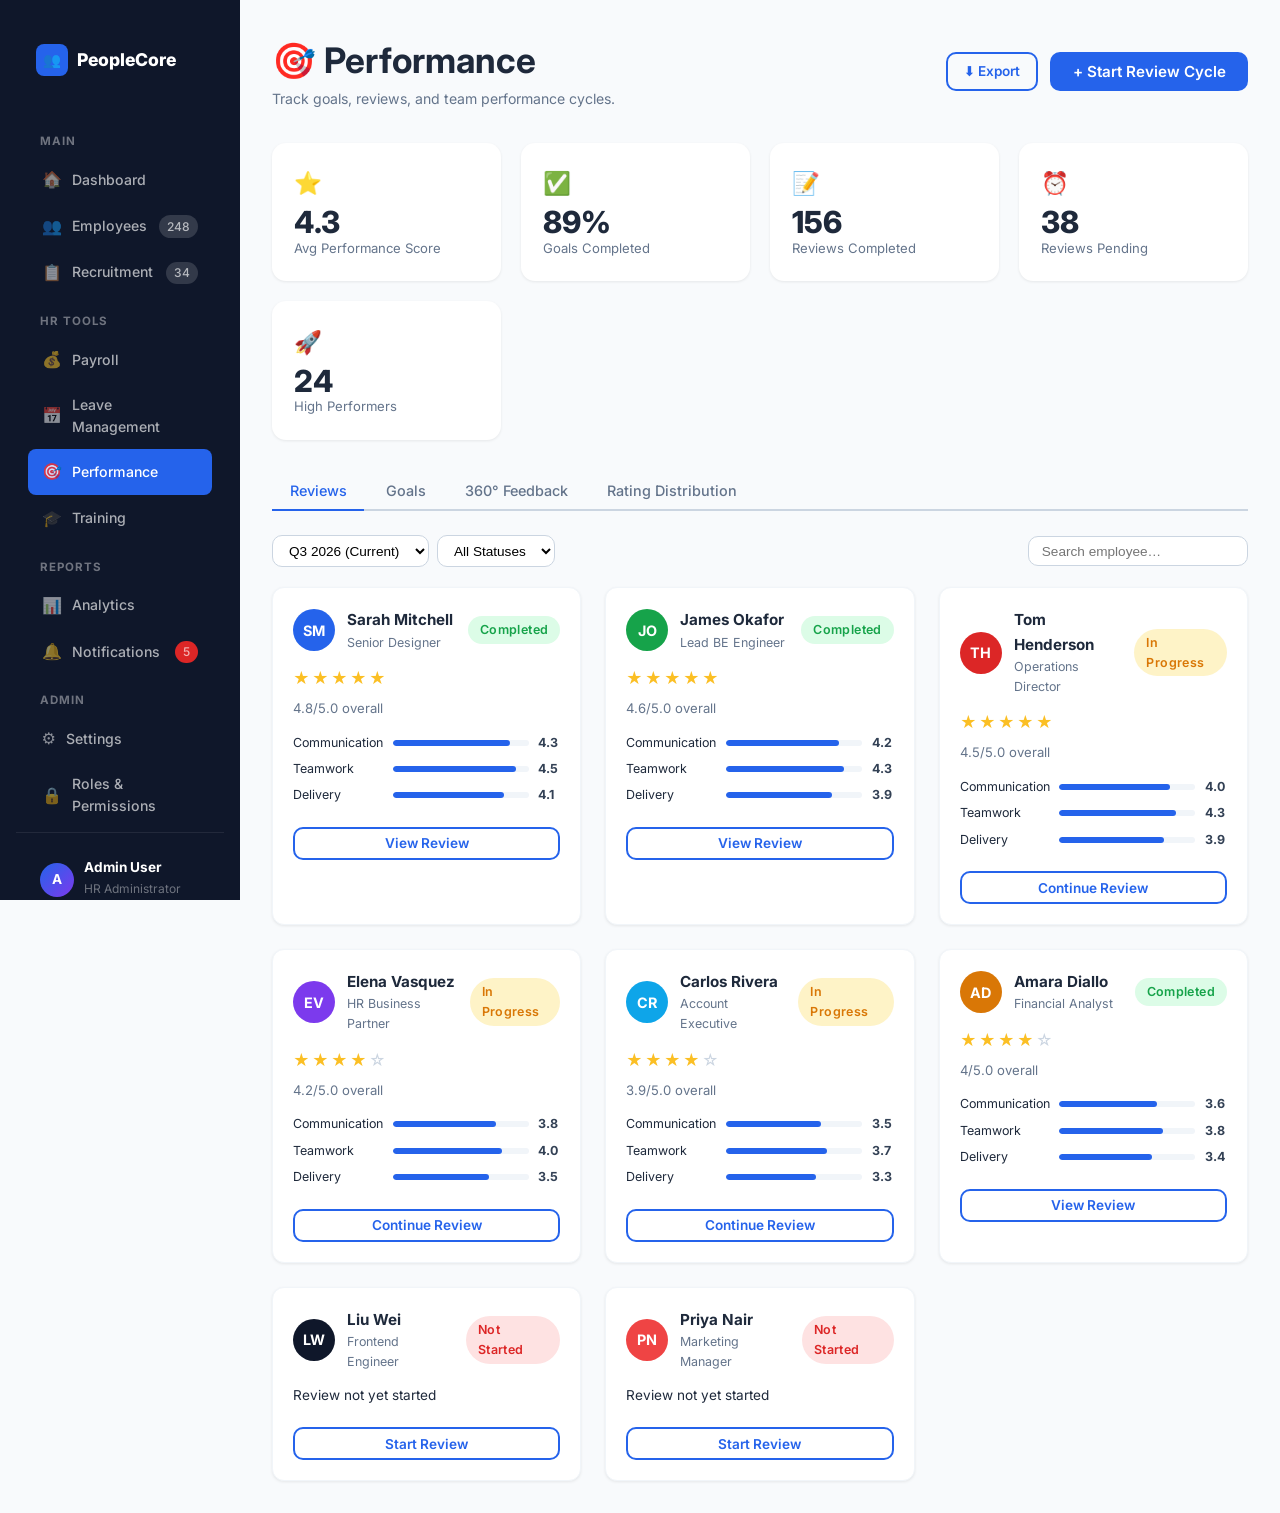
<file: performance.html>
<!DOCTYPE html>
<html lang="en">
<head>
  <meta charset="UTF-8"/>
  <meta name="viewport" content="width=device-width, initial-scale=1.0"/>
  <title>Performance — PeopleCore HR</title>
  <link rel="preconnect" href="https://fonts.googleapis.com"/>
  <link href="https://fonts.googleapis.com/css2?family=Inter:wght@400;500;600;700;800&display=swap" rel="stylesheet"/>
  <link rel="stylesheet" href="styles.css"/>
  <style>
    body{background:#f8fafc;}
    .dash-layout{display:grid;grid-template-columns:240px 1fr;min-height:100vh;}
    .sidebar{background:var(--dark);display:flex;flex-direction:column;position:sticky;top:0;height:100vh;overflow-y:auto;}
    .sidebar-logo{padding:1.25rem 1.25rem 0;display:flex;align-items:center;gap:.55rem;font-size:1.1rem;font-weight:800;color:#fff;margin-bottom:1rem;}
    .sidebar-logo .logo-icon{width:32px;height:32px;border-radius:8px;background:var(--primary);display:flex;align-items:center;justify-content:center;font-size:.9rem;}
    .sidebar-divider{height:1px;background:rgba(255,255,255,.08);margin:.5rem 1rem;}
    .sidebar-nav{flex:1;padding:0 .75rem;}
    .sidebar-footer{padding:1rem;border-top:1px solid rgba(255,255,255,.08);}
    .user-chip{display:flex;align-items:center;gap:.65rem;padding:.6rem .5rem;border-radius:8px;}
    .user-chip .avatar{width:34px;height:34px;border-radius:50%;background:linear-gradient(135deg,var(--primary),var(--accent));display:flex;align-items:center;justify-content:center;font-weight:700;font-size:.85rem;color:#fff;flex-shrink:0;}
    .user-chip strong{display:block;font-size:.85rem;color:#fff;line-height:1.2;}
    .user-chip span{font-size:.75rem;color:rgba(255,255,255,.4);}
    .dash-main{padding:2rem;overflow-y:auto;}
    .topbar{display:flex;align-items:center;justify-content:space-between;margin-bottom:2rem;flex-wrap:wrap;gap:1rem;}

    .kpi-grid{display:grid;grid-template-columns:repeat(auto-fit,minmax(180px,1fr));gap:1.25rem;margin-bottom:2rem;}
    .kpi-card{background:#fff;border-radius:14px;padding:1.4rem;box-shadow:0 1px 3px rgba(0,0,0,.08);}
    .kpi-icon{font-size:1.4rem;margin-bottom:.4rem;}
    .kpi-val{font-size:1.9rem;font-weight:800;line-height:1;}
    .kpi-lbl{font-size:.82rem;color:var(--gray-500);}

    .sc{background:#fff;border-radius:14px;box-shadow:0 1px 3px rgba(0,0,0,.08);margin-bottom:1.5rem;overflow:hidden;}
    .sc-head{display:flex;align-items:center;justify-content:space-between;padding:1.1rem 1.5rem;border-bottom:1px solid var(--gray-100);}
    .sc-head h3{margin:0;font-size:1rem;}
    .sc-body{padding:1.5rem;}

    /* Review card */
    .review-card{border:1.5px solid var(--gray-100);border-radius:12px;padding:1.25rem;transition:border-color .2s,box-shadow .2s;}
    .review-card:hover{border-color:var(--primary);box-shadow:0 0 0 3px rgba(37,99,235,.06);}
    .review-header{display:flex;align-items:center;gap:.75rem;margin-bottom:.85rem;}
    .review-avatar{width:42px;height:42px;border-radius:50%;display:flex;align-items:center;justify-content:center;font-weight:700;font-size:.9rem;color:#fff;flex-shrink:0;}
    .review-name{font-weight:700;font-size:.95rem;}
    .review-role{font-size:.78rem;color:var(--gray-500);}
    .star-row{display:flex;gap:2px;margin:.4rem 0;}
    .star{font-size:1rem;color:#fbbf24;}
    .star.empty{color:var(--gray-300);}
    .rating-bars{display:flex;flex-direction:column;gap:.4rem;margin:.85rem 0;}
    .rb-row{display:flex;align-items:center;gap:.6rem;font-size:.78rem;}
    .rb-label{min-width:90px;color:var(--gray-600);}
    .rb-track{flex:1;height:6px;background:var(--gray-100);border-radius:999px;overflow:hidden;}
    .rb-fill{height:100%;border-radius:999px;background:var(--primary);}
    .rb-val{min-width:22px;font-weight:700;color:var(--gray-700);}

    /* Goal tracker */
    .goal-item{display:flex;align-items:center;gap:.85rem;padding:.85rem 0;border-bottom:1px solid var(--gray-100);}
    .goal-item:last-child{border-bottom:none;}
    .goal-icon{width:34px;height:34px;border-radius:10px;display:flex;align-items:center;justify-content:center;font-size:1rem;flex-shrink:0;}
    .goal-text strong{display:block;font-size:.88rem;color:var(--gray-900);}
    .goal-text span{font-size:.76rem;color:var(--gray-500);}
    .goal-pct{font-size:.88rem;font-weight:700;min-width:36px;text-align:right;}
    .goal-track-wrap{flex:1;}
    .goal-track{height:6px;background:var(--gray-100);border-radius:999px;overflow:hidden;margin-top:.3rem;}
    .goal-fill{height:100%;border-radius:999px;}

    /* 360 radar using CSS */
    .radar-wrap{display:flex;flex-direction:column;align-items:center;gap:.75rem;}
    .radar-bar-row{width:100%;display:flex;align-items:center;gap:.75rem;font-size:.82rem;}
    .radar-label{min-width:120px;color:var(--gray-700);font-weight:600;}
    .radar-track{flex:1;height:10px;background:var(--gray-100);border-radius:999px;overflow:hidden;}
    .radar-fill{height:100%;border-radius:999px;}
    .radar-score{min-width:32px;font-weight:700;text-align:right;}

    @media(max-width:1024px){.dash-layout{grid-template-columns:1fr;}.sidebar{display:none;}}
  </style>
</head>
<body>
<div class="dash-layout">
  <aside class="sidebar" id="sidebar-mount"></aside>
  <main class="dash-main">
    <div class="topbar">
      <div><h2>🎯 Performance</h2><p style="margin:0;font-size:.88rem;color:var(--gray-500);">Track goals, reviews, and team performance cycles.</p></div>
      <div style="display:flex;gap:.75rem;flex-wrap:wrap;">
        <button class="btn btn-outline btn-sm" onclick="showToast('Report exported','info')">⬇ Export</button>
        <button class="btn btn-primary" data-modal-open="newReviewModal">+ Start Review Cycle</button>
      </div>
    </div>

    <!-- KPIs -->
    <div class="kpi-grid">
      <div class="kpi-card"><div class="kpi-icon">⭐</div><div class="kpi-val">4.3</div><div class="kpi-lbl">Avg Performance Score</div></div>
      <div class="kpi-card"><div class="kpi-icon">✅</div><div class="kpi-val">89%</div><div class="kpi-lbl">Goals Completed</div></div>
      <div class="kpi-card"><div class="kpi-icon">📝</div><div class="kpi-val">156</div><div class="kpi-lbl">Reviews Completed</div></div>
      <div class="kpi-card"><div class="kpi-icon">⏰</div><div class="kpi-val">38</div><div class="kpi-lbl">Reviews Pending</div></div>
      <div class="kpi-card"><div class="kpi-icon">🚀</div><div class="kpi-val">24</div><div class="kpi-lbl">High Performers</div></div>
    </div>

    <!-- Tabs -->
    <div data-tabs>
      <div class="tabs">
        <button class="tab-btn active" data-tab="reviews">Reviews</button>
        <button class="tab-btn" data-tab="goals">Goals</button>
        <button class="tab-btn" data-tab="360">360° Feedback</button>
        <button class="tab-btn" data-tab="ratings">Rating Distribution</button>
      </div>

      <!-- REVIEWS -->
      <div class="tab-panel active" id="tab-reviews">
        <div style="display:flex;justify-content:space-between;align-items:center;margin-bottom:1.25rem;flex-wrap:wrap;gap:.75rem;">
          <div style="display:flex;gap:.5rem;flex-wrap:wrap;">
            <select class="filter-select" style="padding:.4rem .75rem;font-size:.85rem;" id="reviewCycleFilter">
              <option>Q3 2026 (Current)</option><option>Q2 2026</option><option>Q1 2026</option>
            </select>
            <select class="filter-select" style="padding:.4rem .75rem;font-size:.85rem;" id="reviewStatusFilter">
              <option value="">All Statuses</option><option>Completed</option><option>In Progress</option><option>Not Started</option>
            </select>
          </div>
          <input class="search-input" style="max-width:220px;padding:.4rem .8rem;font-size:.85rem;" placeholder="Search employee…" id="reviewSearch"/>
        </div>
        <div class="grid-3" id="reviewCards"></div>
      </div>

      <!-- GOALS -->
      <div class="tab-panel" id="tab-goals">
        <div style="display:flex;justify-content:space-between;align-items:center;margin-bottom:1.25rem;">
          <h3 style="margin:0;">Company-Wide Goals — Q3 2026</h3>
          <button class="btn btn-primary btn-sm" data-modal-open="newGoalModal">+ Add Goal</button>
        </div>
        <div class="sc">
          <div class="sc-body" style="padding:1rem 1.5rem;" id="goalList"></div>
        </div>
        <h3 style="margin-bottom:1rem;">Individual Goals</h3>
        <div class="sc">
          <div style="overflow-x:auto;">
            <table class="data-table">
              <thead><tr><th>Employee</th><th>Goal</th><th>Due Date</th><th>Progress</th><th>Status</th></tr></thead>
              <tbody id="indvGoals"></tbody>
            </table>
          </div>
        </div>
      </div>

      <!-- 360 -->
      <div class="tab-panel" id="tab-360">
        <div class="grid-2">
          <div class="sc">
            <div class="sc-head"><h3>Sarah Mitchell — 360° Review</h3><span class="badge badge-green">Completed</span></div>
            <div class="sc-body">
              <div class="radar-wrap" id="radarSM"></div>
            </div>
          </div>
          <div class="sc">
            <div class="sc-head"><h3>James Okafor — 360° Review</h3><span class="badge badge-green">Completed</span></div>
            <div class="sc-body">
              <div class="radar-wrap" id="radarJO"></div>
            </div>
          </div>
        </div>
        <div class="sc">
          <div class="sc-head"><h3>Pending 360° Feedback Requests</h3></div>
          <div style="overflow-x:auto;">
            <table class="data-table">
              <thead><tr><th>Employee</th><th>Reviewers</th><th>Deadline</th><th>Responses</th><th>Action</th></tr></thead>
              <tbody>
                <tr><td><div class="employee-info"><div class="employee-avatar" style="background:linear-gradient(135deg,#7c3aed,#d97706);">EV</div><span class="employee-name">Elena Vasquez</span></div></td><td>5 assigned</td><td>Sep 30, 2026</td><td>3 / 5</td><td><button class="btn btn-outline btn-sm" onclick="showToast('Reminder sent to reviewers','info')">Send Reminder</button></td></tr>
                <tr><td><div class="employee-info"><div class="employee-avatar" style="background:linear-gradient(135deg,#16a34a,#0ea5e9);">CR</div><span class="employee-name">Carlos Rivera</span></div></td><td>4 assigned</td><td>Sep 30, 2026</td><td>1 / 4</td><td><button class="btn btn-outline btn-sm" onclick="showToast('Reminder sent to reviewers','info')">Send Reminder</button></td></tr>
                <tr><td><div class="employee-info"><div class="employee-avatar" style="background:linear-gradient(135deg,#dc2626,#d97706);">TH</div><span class="employee-name">Tom Henderson</span></div></td><td>6 assigned</td><td>Oct 5, 2026</td><td>0 / 6</td><td><button class="btn btn-primary btn-sm" onclick="showToast('Feedback form opened','info')">Give Feedback</button></td></tr>
              </tbody>
            </table>
          </div>
        </div>
      </div>

      <!-- RATING DISTRIBUTION -->
      <div class="tab-panel" id="tab-ratings">
        <div class="grid-2">
          <div class="sc">
            <div class="sc-head"><h3>Rating Distribution — Q3 2026</h3></div>
            <div class="sc-body" id="ratingDist"></div>
          </div>
          <div class="sc">
            <div class="sc-head"><h3>Top Performers</h3></div>
            <div id="topPerfList"></div>
          </div>
        </div>
      </div>
    </div>
  </main>
</div>

<!-- Start Review Modal -->
<div class="modal-overlay" id="newReviewModal">
  <div class="modal">
    <div class="modal-header"><h3>Start New Review Cycle</h3><button class="modal-close" data-modal-close="newReviewModal">✕</button></div>
    <div class="modal-body">
      <form id="reviewCycleForm">
        <div class="form-group"><label class="form-label">Cycle Name</label><input class="form-control" name="name" placeholder="e.g. Q4 2026 Annual Review" required/></div>
        <div class="form-row">
          <div class="form-group"><label class="form-label">Start Date</label><input type="date" class="form-control" name="start" required/></div>
          <div class="form-group"><label class="form-label">End Date</label><input type="date" class="form-control" name="end" required/></div>
        </div>
        <div class="form-group"><label class="form-label">Review Type</label>
          <select class="form-control" name="type"><option>Self + Manager</option><option>360° Feedback</option><option>Manager Only</option></select></div>
        <div class="form-group"><label class="form-label">Employees Included</label>
          <select class="form-control" name="scope"><option>All Employees (248)</option><option>Full-Time Only</option><option>Custom Selection</option></select></div>
        <div class="modal-footer" style="padding:0;border:none;margin-top:1rem;">
          <button type="button" class="btn btn-outline" data-modal-close="newReviewModal">Cancel</button>
          <button type="submit" class="btn btn-primary">Launch Cycle</button>
        </div>
      </form>
    </div>
  </div>
</div>

<!-- New Goal Modal -->
<div class="modal-overlay" id="newGoalModal">
  <div class="modal">
    <div class="modal-header"><h3>Add New Goal</h3><button class="modal-close" data-modal-close="newGoalModal">✕</button></div>
    <div class="modal-body">
      <form id="goalForm">
        <div class="form-group"><label class="form-label">Goal Title</label><input class="form-control" name="title" placeholder="e.g. Increase team NPS by 10 pts" required/></div>
        <div class="form-group"><label class="form-label">Description</label><textarea class="form-control" name="desc" rows="2" placeholder="Describe the goal…"></textarea></div>
        <div class="form-row">
          <div class="form-group"><label class="form-label">Owner</label>
            <select class="form-control" name="owner"><option>Company-Wide</option><option>Engineering</option><option>Sales</option></select></div>
          <div class="form-group"><label class="form-label">Due Date</label><input type="date" class="form-control" name="due" required/></div>
        </div>
        <div class="modal-footer" style="padding:0;border:none;margin-top:1rem;">
          <button type="button" class="btn btn-outline" data-modal-close="newGoalModal">Cancel</button>
          <button type="submit" class="btn btn-primary">Add Goal</button>
        </div>
      </form>
    </div>
  </div>
</div>

<script src="app.js"></script>
<script src="sidebar.js"></script>
<script>
// Review cards data
const reviews=[
  {name:'Sarah Mitchell', role:'Senior Designer',    init:'SM', col:'#2563eb', score:4.8, status:'Completed'},
  {name:'James Okafor',   role:'Lead BE Engineer',   init:'JO', col:'#16a34a', score:4.6, status:'Completed'},
  {name:'Tom Henderson',  role:'Operations Director',init:'TH', col:'#dc2626', score:4.5, status:'In Progress'},
  {name:'Elena Vasquez',  role:'HR Business Partner',init:'EV', col:'#7c3aed', score:4.2, status:'In Progress'},
  {name:'Carlos Rivera',  role:'Account Executive',  init:'CR', col:'#0ea5e9', score:3.9, status:'In Progress'},
  {name:'Amara Diallo',   role:'Financial Analyst',  init:'AD', col:'#d97706', score:4.0, status:'Completed'},
  {name:'Liu Wei',        role:'Frontend Engineer',  init:'LW', col:'#0f172a', score:null,status:'Not Started'},
  {name:'Priya Nair',     role:'Marketing Manager',  init:'PN', col:'#ef4444', score:null,status:'Not Started'},
];
function renderReviews(data){
  const sc=document.getElementById('reviewCards');
  sc.innerHTML=data.map(r=>{
    const stars=r.score?Math.round(r.score):0;
    const starHtml=Array.from({length:5},(_,i)=>`<span class="star${i>=stars?' empty':''}">${i<stars?'★':'☆'}</span>`).join('');
    const sc2=r.status==='Completed'?'badge-green':r.status==='In Progress'?'badge-yellow':'badge-red';
    const dims=[{k:'Communication',v:Math.min(r.score?Math.round(r.score*18):0,100)},{k:'Teamwork',v:Math.min(r.score?Math.round(r.score*19):0,100)},{k:'Delivery',v:Math.min(r.score?Math.round(r.score*17):0,100)}];
    return `<div class="card review-card">
      <div class="review-header">
        <div class="review-avatar" style="background:${r.col};">${r.init}</div>
        <div><div class="review-name">${r.name}</div><div class="review-role">${r.role}</div></div>
        <span class="badge ${sc2}" style="margin-left:auto;">${r.status}</span>
      </div>
      ${r.score?`<div class="star-row">${starHtml}</div><div style="font-size:.82rem;color:var(--gray-500);margin-bottom:.5rem;">${r.score}/5.0 overall</div>
      <div class="rating-bars">${dims.map(d=>`<div class="rb-row"><span class="rb-label">${d.k}</span><div class="rb-track"><div class="rb-fill" style="width:${d.v}%;"></div></div><span class="rb-val">${(d.v/20).toFixed(1)}</span></div>`).join('')}</div>`
      :`<p style="font-size:.85rem;color:var(--gray-400);margin:.75rem 0;">Review not yet started</p>`}
      <button class="btn btn-outline btn-sm" style="width:100%;justify-content:center;margin-top:.5rem;" onclick="showToast('${r.status==='Completed'?'Opening review details':'Starting review for '+r.name}','info')">${r.status==='Completed'?'View Review':r.status==='Not Started'?'Start Review':'Continue Review'}</button>
    </div>`;
  }).join('');
}
renderReviews(reviews);
document.getElementById('reviewSearch').addEventListener('input',function(){
  renderReviews(reviews.filter(r=>r.name.toLowerCase().includes(this.value.toLowerCase())));
});
document.getElementById('reviewStatusFilter').addEventListener('change',function(){
  renderReviews(this.value?reviews.filter(r=>r.status===this.value):reviews);
});

// Goals
const companyGoals=[
  {title:'Reduce time-to-hire to 21 days',owner:'Talent',pct:60,color:'var(--primary)'},
  {title:'Achieve 95% employee survey participation',owner:'HR',pct:72,color:'var(--success)'},
  {title:'Complete all Q3 performance reviews',owner:'People Ops',pct:80,color:'var(--accent)'},
  {title:'Launch new L&D platform',owner:'Training',pct:45,color:'var(--warning)'},
  {title:'Reduce voluntary turnover to <8%',owner:'All Depts',pct:88,color:'var(--secondary)'},
];
const gl=document.getElementById('goalList');
companyGoals.forEach(g=>{
  gl.innerHTML+=`<div class="goal-item">
    <div class="goal-icon" style="background:var(--gray-100);">🎯</div>
    <div class="goal-track-wrap" style="flex:1;">
      <strong style="font-size:.88rem;display:block;">${g.title}</strong>
      <span style="font-size:.76rem;color:var(--gray-500);">Owner: ${g.owner}</span>
      <div class="goal-track"><div class="goal-fill" style="width:${g.pct}%;background:${g.color};"></div></div>
    </div>
    <div class="goal-pct" style="color:${g.color};">${g.pct}%</div>
    <button class="btn btn-outline btn-sm" style="margin-left:.75rem;" onclick="showToast('Goal updated','success')">Update</button>
  </div>`;
});

// Individual goals
const indvData=[
  {name:'Sarah Mitchell',goal:'Redesign onboarding UI flow',due:'Oct 15',pct:80,status:'On Track'},
  {name:'James Okafor', goal:'Migrate API to GraphQL',     due:'Sep 30',pct:55,status:'On Track'},
  {name:'Carlos Rivera',goal:'Reach $500k ARR this quarter',due:'Sep 30',pct:68,status:'At Risk'},
  {name:'Tom Henderson',goal:'Implement ISO 9001 process', due:'Nov 1', pct:30,status:'Behind'},
  {name:'Elena Vasquez',goal:'Reduce HR tickets by 40%',   due:'Oct 30',pct:90,status:'On Track'},
];
const ig=document.getElementById('indvGoals');
ig.innerHTML=indvData.map(r=>{
  const init=r.name.split(' ').map(n=>n[0]).join('');
  const sc=r.status==='On Track'?'badge-green':r.status==='At Risk'?'badge-yellow':'badge-red';
  return `<tr><td><div class="employee-info"><div class="employee-avatar" style="background:var(--primary);">${init}</div><span class="employee-name">${r.name}</span></div></td>
    <td>${r.goal}</td><td>${r.due}</td>
    <td><div style="display:flex;align-items:center;gap:.5rem;">
      <div style="flex:1;height:6px;background:var(--gray-100);border-radius:999px;overflow:hidden;"><div style="width:${r.pct}%;height:100%;background:var(--primary);border-radius:999px;"></div></div>
      <span style="font-size:.8rem;font-weight:700;">${r.pct}%</span>
    </div></td>
    <td><span class="badge ${sc}">${r.status}</span></td>
  </tr>`;
}).join('');

// 360 radar charts
function buildRadar(id, data){
  const el=document.getElementById(id);
  data.forEach(d=>{
    el.innerHTML+=`<div class="radar-bar-row">
      <span class="radar-label">${d.label}</span>
      <div class="radar-track"><div class="radar-fill" style="width:${d.v}%;background:${d.color||'var(--primary)'};"></div></div>
      <span class="radar-score">${(d.v/20).toFixed(1)}</span>
    </div>`;
  });
}
buildRadar('radarSM',[
  {label:'Leadership',    v:92,color:'#2563eb'},{label:'Communication',v:96,color:'#7c3aed'},
  {label:'Creativity',    v:98,color:'#0ea5e9'},{label:'Delivery',     v:90,color:'#16a34a'},
  {label:'Teamwork',      v:94,color:'#d97706'},
]);
buildRadar('radarJO',[
  {label:'Technical Skill',v:98,color:'#16a34a'},{label:'Problem Solving',v:94,color:'#2563eb'},
  {label:'Communication',  v:82,color:'#7c3aed'},{label:'Delivery',       v:96,color:'#0ea5e9'},
  {label:'Mentorship',     v:88,color:'#d97706'},
]);

// Rating distribution
const ratings=[
  {label:'Exceptional (4.5–5)',n:24,color:'#16a34a'},
  {label:'Exceeds (3.5–4.4)', n:68,color:'#2563eb'},
  {label:'Meets (2.5–3.4)',   n:52,color:'#d97706'},
  {label:'Below (1.5–2.4)',   n:10,color:'#ef4444'},
  {label:'Unsatisfactory (<1.5)',n:2,color:'#dc2626'},
];
const rd=document.getElementById('ratingDist');
const maxR=Math.max(...ratings.map(r=>r.n));
ratings.forEach(r=>{
  rd.innerHTML+=`<div style="margin-bottom:.85rem;">
    <div style="display:flex;justify-content:space-between;font-size:.85rem;font-weight:600;margin-bottom:.3rem;">
      <span>${r.label}</span><span>${r.n} employees</span>
    </div>
    <div style="height:22px;background:var(--gray-100);border-radius:6px;overflow:hidden;">
      <div style="width:${Math.round(r.n/maxR*100)}%;height:100%;background:${r.color};border-radius:6px;display:flex;align-items:center;padding-left:.5rem;">
        ${r.n>5?`<span style="font-size:.72rem;color:#fff;font-weight:700;">${Math.round(r.n/(156)*100)}%</span>`:''}
      </div>
    </div>
  </div>`;
});

// Top performers
const topPerf=[
  {name:'Sarah Mitchell',score:4.8,col:'#2563eb',init:'SM'},
  {name:'James Okafor', score:4.6,col:'#16a34a',init:'JO'},
  {name:'Tom Henderson',score:4.5,col:'#dc2626',init:'TH'},
  {name:'Amara Diallo', score:4.0,col:'#d97706',init:'AD'},
  {name:'Elena Vasquez',score:4.2,col:'#7c3aed',init:'EV'},
];
const tp=document.getElementById('topPerfList');
topPerf.sort((a,b)=>b.score-a.score).forEach((p,i)=>{
  tp.innerHTML+=`<div style="display:flex;align-items:center;gap:.75rem;padding:.75rem 1.25rem;border-bottom:1px solid var(--gray-100);">
    <span style="font-size:.85rem;font-weight:800;color:var(--gray-400);min-width:20px;">#${i+1}</span>
    <div class="employee-avatar" style="background:${p.col};">${p.init}</div>
    <span class="employee-name" style="flex:1;">${p.name}</span>
    <div style="display:flex;gap:2px;">${'★'.repeat(Math.round(p.score))}</div>
    <strong style="font-size:.9rem;">${p.score}</strong>
  </div>`;
});

// Forms
document.getElementById('reviewCycleForm').addEventListener('submit',e=>{e.preventDefault();closeModal('newReviewModal');e.target.reset();showToast('Review cycle launched!','success');});
document.getElementById('goalForm').addEventListener('submit',e=>{e.preventDefault();closeModal('newGoalModal');e.target.reset();showToast('Goal added successfully!','success');});
</script>
</body>
</html>
</file>
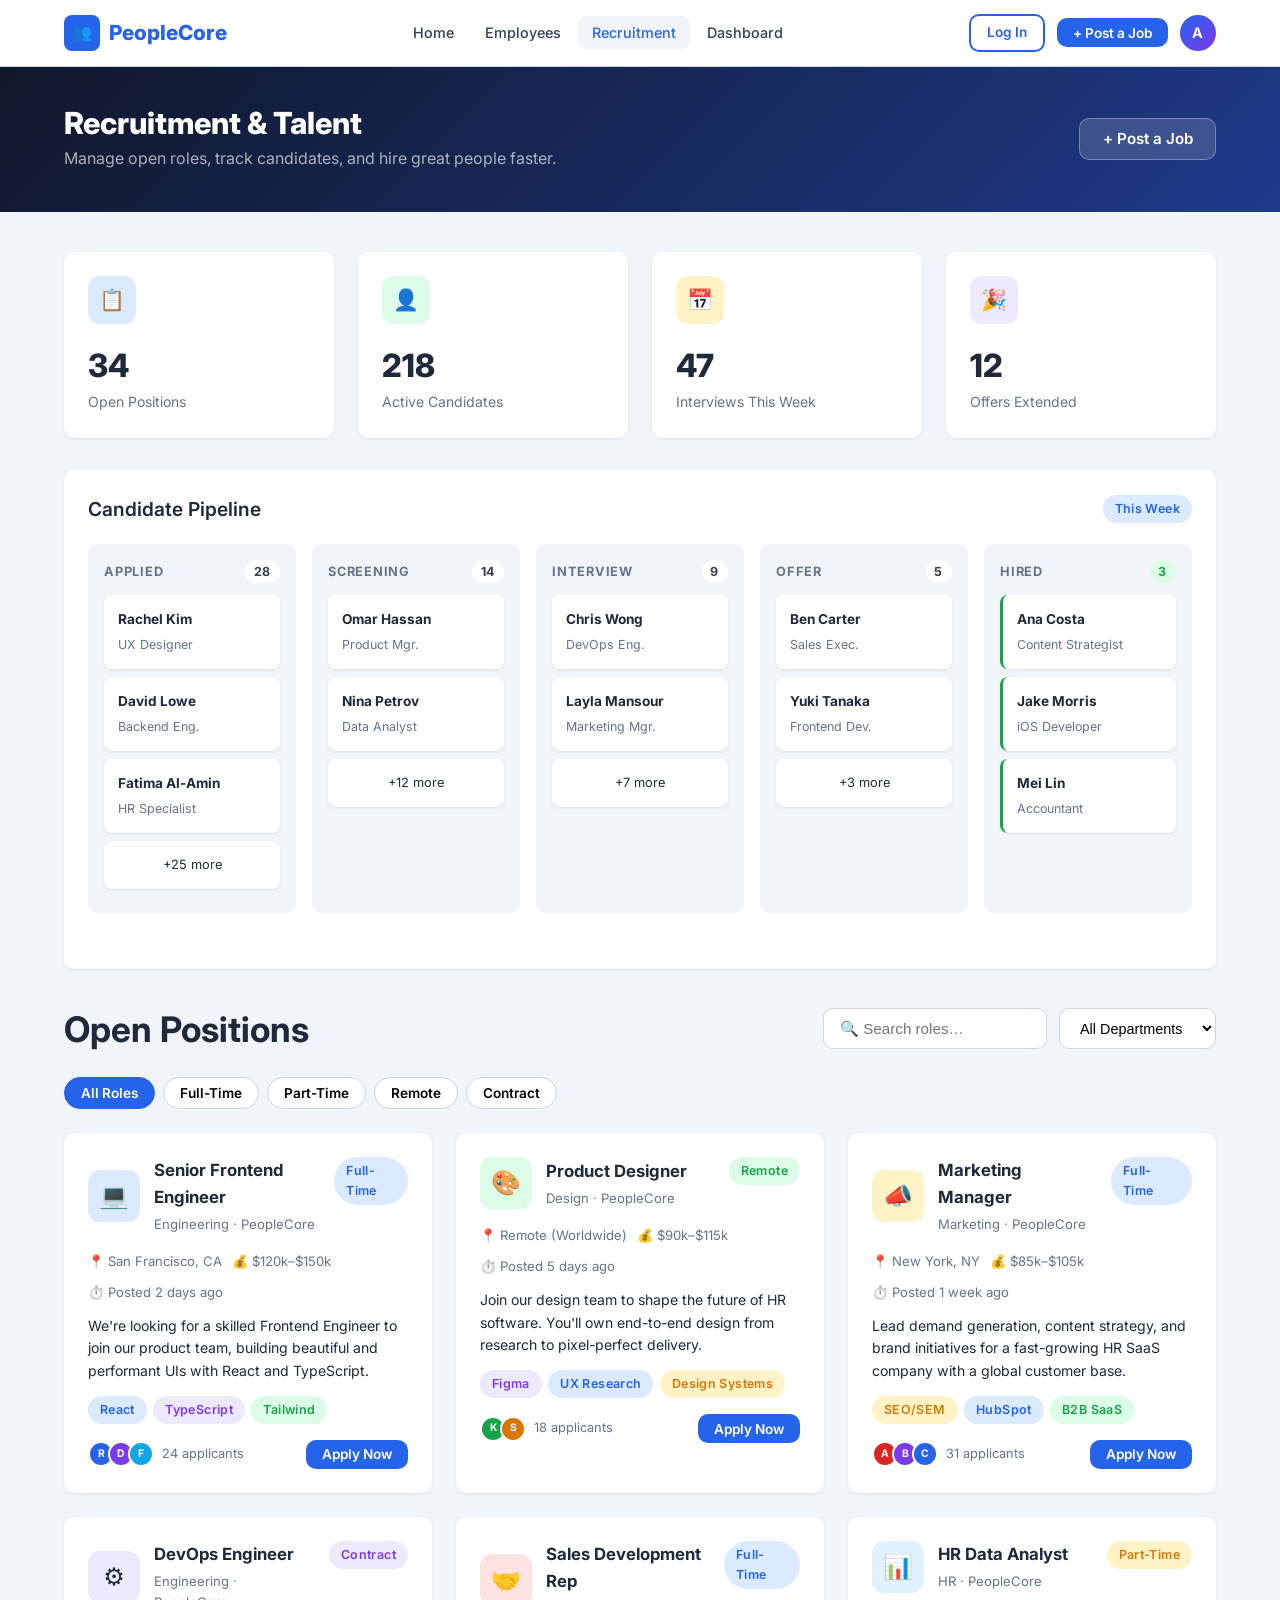
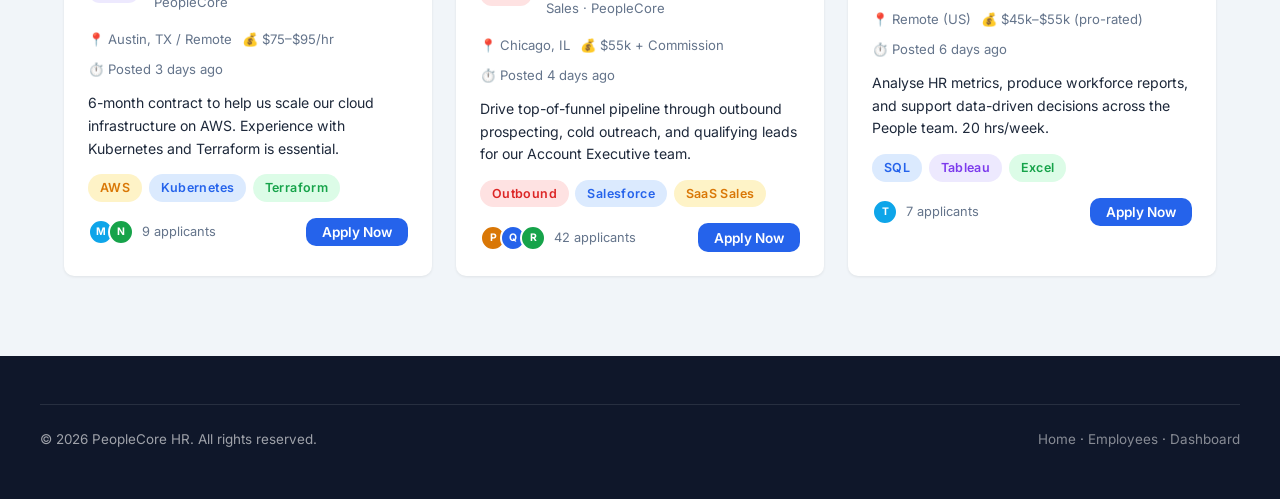
<file: recruitment.html>
<!DOCTYPE html>
<html lang="en">
<head>
  <meta charset="UTF-8" />
  <meta name="viewport" content="width=device-width, initial-scale=1.0" />
  <title>Recruitment — PeopleCore HR</title>
  <link rel="preconnect" href="https://fonts.googleapis.com" />
  <link href="https://fonts.googleapis.com/css2?family=Inter:wght@400;500;600;700;800&display=swap" rel="stylesheet" />
  <link rel="stylesheet" href="styles.css" />
  <style>
    .page-header {
      background: linear-gradient(135deg, #0f172a 0%, #1e3a8a 100%);
      color: #fff; padding: 2.5rem 0;
    }
    .page-header h1 { font-size: 1.9rem; color: #fff; margin-bottom: .35rem; }
    .page-header p  { color: rgba(255,255,255,.65); margin: 0; }
    .page-header-inner { display: flex; align-items: center; justify-content: space-between; flex-wrap: wrap; gap: 1rem; }

    .pipeline-board { display: grid; grid-template-columns: repeat(auto-fit, minmax(200px, 1fr)); gap: 1rem; margin-bottom: 2rem; }
    .pipeline-col { background: var(--gray-100); border-radius: var(--radius); padding: 1rem; }
    .pipeline-col-header {
      display: flex; align-items: center; justify-content: space-between;
      font-size: .8rem; font-weight: 700; text-transform: uppercase; letter-spacing: .06em;
      color: var(--gray-500); margin-bottom: .75rem;
    }
    .pipeline-count {
      background: var(--white); border-radius: 999px; padding: .1rem .55rem;
      font-size: .78rem; font-weight: 700; color: var(--gray-700);
    }
    .pipeline-card {
      background: var(--white); border-radius: 8px; padding: .85rem;
      box-shadow: var(--shadow-sm); margin-bottom: .5rem; font-size: .85rem;
    }
    .pipeline-card strong { display: block; color: var(--gray-900); margin-bottom: .2rem; }
    .pipeline-card span  { color: var(--gray-500); font-size: .78rem; }

    .job-card { padding: 1.5rem; }
    .job-card-header { display: flex; justify-content: space-between; align-items: flex-start; gap: 1rem; }
    .job-logo {
      width: 52px; height: 52px; border-radius: 12px; flex-shrink: 0;
      display: flex; align-items: center; justify-content: center; font-size: 1.5rem;
    }
    .job-title { font-size: 1.05rem; font-weight: 700; color: var(--gray-900); margin-bottom: .2rem; }
    .job-dept  { font-size: .82rem; color: var(--gray-500); }
    .job-meta  { display: flex; flex-wrap: wrap; gap: .6rem; margin: .75rem 0; font-size: .82rem; color: var(--gray-500); }
    .job-meta span { display: flex; align-items: center; gap: .3rem; }
    .job-desc  { font-size: .88rem; color: var(--gray-600); line-height: 1.6; margin-bottom: .85rem; }
    .job-footer { display: flex; align-items: center; justify-content: space-between; }
    .applicant-avatars { display: flex; }
    .applicant-avatars .mini-avatar {
      width: 26px; height: 26px; border-radius: 50%; border: 2px solid var(--white);
      margin-left: -6px; first-child { margin-left: 0; }
      display: flex; align-items: center; justify-content: center;
      font-size: .65rem; font-weight: 700; color: var(--white);
    }
    .applicant-avatars .mini-avatar:first-child { margin-left: 0; }
    .applicant-count { font-size: .8rem; color: var(--gray-500); margin-left: .5rem; }

    .filter-tabs { display: flex; gap: .5rem; flex-wrap: wrap; margin-bottom: 1.5rem; }
    .filter-tab {
      padding: .45rem 1rem; border-radius: 999px; font-size: .85rem; font-weight: 600;
      border: 1.5px solid var(--gray-300); background: var(--white); cursor: pointer;
      transition: var(--transition);
    }
    .filter-tab:hover, .filter-tab.active { background: var(--primary); border-color: var(--primary); color: var(--white); }

    .apply-form-section { background: var(--white); border-radius: 16px; padding: 2.5rem; box-shadow: var(--shadow); }
  </style>
</head>
<body>

<!-- NAVBAR -->
<nav class="navbar">
  <div class="container nav-inner">
    <a href="index.html" class="nav-logo">
      <div class="logo-icon">👥</div>
      PeopleCore
    </a>
    <ul class="nav-links">
      <li><a href="index.html">Home</a></li>
      <li><a href="employees.html">Employees</a></li>
      <li><a href="recruitment.html" class="active">Recruitment</a></li>
      <li><a href="dashboard.html">Dashboard</a></li>
    </ul>
    <div class="nav-actions">
      <a href="dashboard.html" class="btn btn-outline btn-sm">Log In</a>
      <button class="btn btn-primary btn-sm" data-modal-open="postJobModal">+ Post a Job</button>
      <div class="nav-avatar">A</div>
    </div>
    <button class="nav-hamburger">☰</button>
  </div>
</nav>

<!-- PAGE HEADER -->
<div class="page-header">
  <div class="container page-header-inner">
    <div>
      <h1>Recruitment & Talent</h1>
      <p>Manage open roles, track candidates, and hire great people faster.</p>
    </div>
    <button class="btn btn-ghost" data-modal-open="postJobModal">+ Post a Job</button>
  </div>
</div>

<main class="section" style="padding-top:2.5rem;">
  <div class="container">

    <!-- Stats -->
    <div class="grid-4" style="margin-bottom:2rem;">
      <div class="card stat-card">
        <div class="icon" style="background:#dbeafe;">📋</div>
        <strong>34</strong>
        <p>Open Positions</p>
      </div>
      <div class="card stat-card">
        <div class="icon" style="background:#dcfce7;">👤</div>
        <strong>218</strong>
        <p>Active Candidates</p>
      </div>
      <div class="card stat-card">
        <div class="icon" style="background:#fef3c7;">📅</div>
        <strong>47</strong>
        <p>Interviews This Week</p>
      </div>
      <div class="card stat-card">
        <div class="icon" style="background:#ede9fe;">🎉</div>
        <strong>12</strong>
        <p>Offers Extended</p>
      </div>
    </div>

    <!-- Candidate Pipeline -->
    <div class="card" style="margin-bottom:2rem;">
      <div class="card-body">
        <div style="display:flex;justify-content:space-between;align-items:center;margin-bottom:1.25rem;">
          <h3 style="margin:0;">Candidate Pipeline</h3>
          <span class="badge badge-blue">This Week</span>
        </div>
        <div class="pipeline-board">
          <div class="pipeline-col">
            <div class="pipeline-col-header">Applied <span class="pipeline-count">28</span></div>
            <div class="pipeline-card"><strong>Rachel Kim</strong><span>UX Designer</span></div>
            <div class="pipeline-card"><strong>David Lowe</strong><span>Backend Eng.</span></div>
            <div class="pipeline-card"><strong>Fatima Al-Amin</strong><span>HR Specialist</span></div>
            <div class="pipeline-card" style="text-align:center;color:var(--gray-400);font-size:.8rem;">+25 more</div>
          </div>
          <div class="pipeline-col">
            <div class="pipeline-col-header">Screening <span class="pipeline-count">14</span></div>
            <div class="pipeline-card"><strong>Omar Hassan</strong><span>Product Mgr.</span></div>
            <div class="pipeline-card"><strong>Nina Petrov</strong><span>Data Analyst</span></div>
            <div class="pipeline-card" style="text-align:center;color:var(--gray-400);font-size:.8rem;">+12 more</div>
          </div>
          <div class="pipeline-col">
            <div class="pipeline-col-header">Interview <span class="pipeline-count">9</span></div>
            <div class="pipeline-card"><strong>Chris Wong</strong><span>DevOps Eng.</span></div>
            <div class="pipeline-card"><strong>Layla Mansour</strong><span>Marketing Mgr.</span></div>
            <div class="pipeline-card" style="text-align:center;color:var(--gray-400);font-size:.8rem;">+7 more</div>
          </div>
          <div class="pipeline-col">
            <div class="pipeline-col-header">Offer <span class="pipeline-count">5</span></div>
            <div class="pipeline-card"><strong>Ben Carter</strong><span>Sales Exec.</span></div>
            <div class="pipeline-card"><strong>Yuki Tanaka</strong><span>Frontend Dev.</span></div>
            <div class="pipeline-card" style="text-align:center;color:var(--gray-400);font-size:.8rem;">+3 more</div>
          </div>
          <div class="pipeline-col">
            <div class="pipeline-col-header">Hired <span class="pipeline-count" style="background:#dcfce7;color:var(--success);">3</span></div>
            <div class="pipeline-card" style="border-left:3px solid var(--success);"><strong>Ana Costa</strong><span>Content Strategist</span></div>
            <div class="pipeline-card" style="border-left:3px solid var(--success);"><strong>Jake Morris</strong><span>iOS Developer</span></div>
            <div class="pipeline-card" style="border-left:3px solid var(--success);"><strong>Mei Lin</strong><span>Accountant</span></div>
          </div>
        </div>
      </div>
    </div>

    <!-- Job Listings Tabs -->
    <div style="display:flex;align-items:center;justify-content:space-between;flex-wrap:wrap;gap:1rem;margin-bottom:1.25rem;">
      <h2 style="margin:0;">Open Positions</h2>
      <div style="display:flex;gap:.75rem;flex-wrap:wrap;">
        <input type="text" class="search-input" style="min-width:220px;" placeholder="🔍 Search roles…" />
        <select class="filter-select">
          <option>All Departments</option>
          <option>Engineering</option><option>Design</option>
          <option>Marketing</option><option>Sales</option><option>HR</option>
        </select>
      </div>
    </div>

    <div class="filter-tabs" id="filterTabs">
      <button class="filter-tab active" data-filter="all">All Roles</button>
      <button class="filter-tab" data-filter="full-time">Full-Time</button>
      <button class="filter-tab" data-filter="part-time">Part-Time</button>
      <button class="filter-tab" data-filter="remote">Remote</button>
      <button class="filter-tab" data-filter="contract">Contract</button>
    </div>

    <div class="grid-2" id="jobListings">

      <div class="card job-card" data-type="full-time">
        <div class="job-card-header">
          <div style="display:flex;gap:.85rem;align-items:center;">
            <div class="job-logo" style="background:#dbeafe;">💻</div>
            <div>
              <div class="job-title">Senior Frontend Engineer</div>
              <div class="job-dept">Engineering · PeopleCore</div>
            </div>
          </div>
          <span class="badge badge-blue">Full-Time</span>
        </div>
        <div class="job-meta">
          <span>📍 San Francisco, CA</span>
          <span>💰 $120k–$150k</span>
          <span>⏱️ Posted 2 days ago</span>
        </div>
        <p class="job-desc">We're looking for a skilled Frontend Engineer to join our product team, building beautiful and performant UIs with React and TypeScript.</p>
        <div class="job-tags">
          <span class="badge badge-blue">React</span>
          <span class="badge badge-purple">TypeScript</span>
          <span class="badge badge-green">Tailwind</span>
        </div>
        <div class="job-footer" style="margin-top:1rem;">
          <div style="display:flex;align-items:center;">
            <div class="applicant-avatars">
              <div class="mini-avatar" style="background:#2563eb;">R</div>
              <div class="mini-avatar" style="background:#7c3aed;">D</div>
              <div class="mini-avatar" style="background:#0ea5e9;">F</div>
            </div>
            <span class="applicant-count">24 applicants</span>
          </div>
          <button class="btn btn-primary btn-sm" data-modal-open="applyModal">Apply Now</button>
        </div>
      </div>

      <div class="card job-card" data-type="remote">
        <div class="job-card-header">
          <div style="display:flex;gap:.85rem;align-items:center;">
            <div class="job-logo" style="background:#dcfce7;">🎨</div>
            <div>
              <div class="job-title">Product Designer</div>
              <div class="job-dept">Design · PeopleCore</div>
            </div>
          </div>
          <span class="badge badge-green">Remote</span>
        </div>
        <div class="job-meta">
          <span>📍 Remote (Worldwide)</span>
          <span>💰 $90k–$115k</span>
          <span>⏱️ Posted 5 days ago</span>
        </div>
        <p class="job-desc">Join our design team to shape the future of HR software. You'll own end-to-end design from research to pixel-perfect delivery.</p>
        <div class="job-tags">
          <span class="badge badge-purple">Figma</span>
          <span class="badge badge-blue">UX Research</span>
          <span class="badge badge-yellow">Design Systems</span>
        </div>
        <div class="job-footer" style="margin-top:1rem;">
          <div style="display:flex;align-items:center;">
            <div class="applicant-avatars">
              <div class="mini-avatar" style="background:#16a34a;">K</div>
              <div class="mini-avatar" style="background:#d97706;">S</div>
            </div>
            <span class="applicant-count">18 applicants</span>
          </div>
          <button class="btn btn-primary btn-sm" data-modal-open="applyModal">Apply Now</button>
        </div>
      </div>

      <div class="card job-card" data-type="full-time">
        <div class="job-card-header">
          <div style="display:flex;gap:.85rem;align-items:center;">
            <div class="job-logo" style="background:#fef3c7;">📣</div>
            <div>
              <div class="job-title">Marketing Manager</div>
              <div class="job-dept">Marketing · PeopleCore</div>
            </div>
          </div>
          <span class="badge badge-blue">Full-Time</span>
        </div>
        <div class="job-meta">
          <span>📍 New York, NY</span>
          <span>💰 $85k–$105k</span>
          <span>⏱️ Posted 1 week ago</span>
        </div>
        <p class="job-desc">Lead demand generation, content strategy, and brand initiatives for a fast-growing HR SaaS company with a global customer base.</p>
        <div class="job-tags">
          <span class="badge badge-yellow">SEO/SEM</span>
          <span class="badge badge-blue">HubSpot</span>
          <span class="badge badge-green">B2B SaaS</span>
        </div>
        <div class="job-footer" style="margin-top:1rem;">
          <div style="display:flex;align-items:center;">
            <div class="applicant-avatars">
              <div class="mini-avatar" style="background:#dc2626;">A</div>
              <div class="mini-avatar" style="background:#7c3aed;">B</div>
              <div class="mini-avatar" style="background:#2563eb;">C</div>
            </div>
            <span class="applicant-count">31 applicants</span>
          </div>
          <button class="btn btn-primary btn-sm" data-modal-open="applyModal">Apply Now</button>
        </div>
      </div>

      <div class="card job-card" data-type="contract">
        <div class="job-card-header">
          <div style="display:flex;gap:.85rem;align-items:center;">
            <div class="job-logo" style="background:#ede9fe;">⚙️</div>
            <div>
              <div class="job-title">DevOps Engineer</div>
              <div class="job-dept">Engineering · PeopleCore</div>
            </div>
          </div>
          <span class="badge badge-purple">Contract</span>
        </div>
        <div class="job-meta">
          <span>📍 Austin, TX / Remote</span>
          <span>💰 $75–$95/hr</span>
          <span>⏱️ Posted 3 days ago</span>
        </div>
        <p class="job-desc">6-month contract to help us scale our cloud infrastructure on AWS. Experience with Kubernetes and Terraform is essential.</p>
        <div class="job-tags">
          <span class="badge badge-yellow">AWS</span>
          <span class="badge badge-blue">Kubernetes</span>
          <span class="badge badge-green">Terraform</span>
        </div>
        <div class="job-footer" style="margin-top:1rem;">
          <div style="display:flex;align-items:center;">
            <div class="applicant-avatars">
              <div class="mini-avatar" style="background:#0ea5e9;">M</div>
              <div class="mini-avatar" style="background:#16a34a;">N</div>
            </div>
            <span class="applicant-count">9 applicants</span>
          </div>
          <button class="btn btn-primary btn-sm" data-modal-open="applyModal">Apply Now</button>
        </div>
      </div>

      <div class="card job-card" data-type="full-time">
        <div class="job-card-header">
          <div style="display:flex;gap:.85rem;align-items:center;">
            <div class="job-logo" style="background:#fee2e2;">🤝</div>
            <div>
              <div class="job-title">Sales Development Rep</div>
              <div class="job-dept">Sales · PeopleCore</div>
            </div>
          </div>
          <span class="badge badge-blue">Full-Time</span>
        </div>
        <div class="job-meta">
          <span>📍 Chicago, IL</span>
          <span>💰 $55k + Commission</span>
          <span>⏱️ Posted 4 days ago</span>
        </div>
        <p class="job-desc">Drive top-of-funnel pipeline through outbound prospecting, cold outreach, and qualifying leads for our Account Executive team.</p>
        <div class="job-tags">
          <span class="badge badge-red">Outbound</span>
          <span class="badge badge-blue">Salesforce</span>
          <span class="badge badge-yellow">SaaS Sales</span>
        </div>
        <div class="job-footer" style="margin-top:1rem;">
          <div style="display:flex;align-items:center;">
            <div class="applicant-avatars">
              <div class="mini-avatar" style="background:#d97706;">P</div>
              <div class="mini-avatar" style="background:#2563eb;">Q</div>
              <div class="mini-avatar" style="background:#16a34a;">R</div>
            </div>
            <span class="applicant-count">42 applicants</span>
          </div>
          <button class="btn btn-primary btn-sm" data-modal-open="applyModal">Apply Now</button>
        </div>
      </div>

      <div class="card job-card" data-type="part-time">
        <div class="job-card-header">
          <div style="display:flex;gap:.85rem;align-items:center;">
            <div class="job-logo" style="background:#e0f2fe;">📊</div>
            <div>
              <div class="job-title">HR Data Analyst</div>
              <div class="job-dept">HR · PeopleCore</div>
            </div>
          </div>
          <span class="badge badge-yellow">Part-Time</span>
        </div>
        <div class="job-meta">
          <span>📍 Remote (US)</span>
          <span>💰 $45k–$55k (pro-rated)</span>
          <span>⏱️ Posted 6 days ago</span>
        </div>
        <p class="job-desc">Analyse HR metrics, produce workforce reports, and support data-driven decisions across the People team. 20 hrs/week.</p>
        <div class="job-tags">
          <span class="badge badge-blue">SQL</span>
          <span class="badge badge-purple">Tableau</span>
          <span class="badge badge-green">Excel</span>
        </div>
        <div class="job-footer" style="margin-top:1rem;">
          <div style="display:flex;align-items:center;">
            <div class="applicant-avatars">
              <div class="mini-avatar" style="background:#0ea5e9;">T</div>
            </div>
            <span class="applicant-count">7 applicants</span>
          </div>
          <button class="btn btn-primary btn-sm" data-modal-open="applyModal">Apply Now</button>
        </div>
      </div>

    </div>
  </div>
</main>

<!-- APPLY MODAL -->
<div class="modal-overlay" id="applyModal">
  <div class="modal" style="max-width:580px;">
    <div class="modal-header">
      <div>
        <h3>Apply for This Position</h3>
        <p style="font-size:.85rem;margin:.2rem 0 0;color:var(--gray-500);">Fill in your details and we'll be in touch.</p>
      </div>
      <button class="modal-close" data-modal-close="applyModal">✕</button>
    </div>
    <div class="modal-body">
      <form id="applicationForm">
        <div class="form-row">
          <div class="form-group">
            <label class="form-label">First Name *</label>
            <input name="firstName" class="form-control" placeholder="Jane" required />
          </div>
          <div class="form-group">
            <label class="form-label">Last Name *</label>
            <input name="lastName" class="form-control" placeholder="Doe" required />
          </div>
        </div>
        <div class="form-group">
          <label class="form-label">Email Address *</label>
          <input name="email" type="email" class="form-control" placeholder="jane@example.com" required />
        </div>
        <div class="form-group">
          <label class="form-label">Phone Number</label>
          <input name="phone" type="tel" class="form-control" placeholder="+1 (555) 000-0000" />
        </div>
        <div class="form-group">
          <label class="form-label">LinkedIn / Portfolio URL</label>
          <input name="portfolio" type="url" class="form-control" placeholder="https://linkedin.com/in/yourprofile" />
        </div>
        <div class="form-group">
          <label class="form-label">Cover Letter</label>
          <textarea name="coverLetter" class="form-control" rows="4" placeholder="Tell us why you're excited about this role…" style="resize:vertical;"></textarea>
        </div>
        <div class="form-group">
          <label class="form-label">Resume / CV *</label>
          <input name="resume" type="file" class="form-control" accept=".pdf,.doc,.docx" required />
        </div>
        <div class="modal-footer" style="padding:0;border:none;margin-top:1rem;">
          <button type="button" class="btn btn-outline" data-modal-close="applyModal">Cancel</button>
          <button type="submit" class="btn btn-primary">Submit Application</button>
        </div>
      </form>
    </div>
  </div>
</div>

<!-- POST JOB MODAL -->
<div class="modal-overlay" id="postJobModal">
  <div class="modal">
    <div class="modal-header">
      <h3>Post a New Job</h3>
      <button class="modal-close" data-modal-close="postJobModal">✕</button>
    </div>
    <div class="modal-body">
      <form id="postJobForm">
        <div class="form-group">
          <label class="form-label">Job Title *</label>
          <input name="title" class="form-control" placeholder="e.g. Senior Product Manager" required />
        </div>
        <div class="form-row">
          <div class="form-group">
            <label class="form-label">Department *</label>
            <select name="dept" class="form-control" required>
              <option value="">Select…</option>
              <option>Engineering</option><option>Design</option>
              <option>Marketing</option><option>Sales</option>
              <option>HR</option><option>Finance</option>
            </select>
          </div>
          <div class="form-group">
            <label class="form-label">Employment Type *</label>
            <select name="type" class="form-control" required>
              <option value="">Select…</option>
              <option>Full-Time</option><option>Part-Time</option>
              <option>Contract</option><option>Remote</option>
            </select>
          </div>
        </div>
        <div class="form-row">
          <div class="form-group">
            <label class="form-label">Location</label>
            <input name="location" class="form-control" placeholder="e.g. New York, NY" />
          </div>
          <div class="form-group">
            <label class="form-label">Salary Range</label>
            <input name="salary" class="form-control" placeholder="e.g. $90k–$120k" />
          </div>
        </div>
        <div class="form-group">
          <label class="form-label">Job Description *</label>
          <textarea name="description" class="form-control" rows="4" placeholder="Describe the role and responsibilities…" required style="resize:vertical;"></textarea>
        </div>
        <div class="modal-footer" style="padding:0;border:none;margin-top:1rem;">
          <button type="button" class="btn btn-outline" data-modal-close="postJobModal">Cancel</button>
          <button type="submit" class="btn btn-primary">Publish Job</button>
        </div>
      </form>
    </div>
  </div>
</div>

<!-- FOOTER -->
<footer class="footer">
  <div class="container footer-bottom" style="padding:1.5rem 0;">
    <span>© 2026 PeopleCore HR. All rights reserved.</span>
    <span>
      <a href="index.html" style="color:rgba(255,255,255,.5);">Home</a> ·
      <a href="employees.html" style="color:rgba(255,255,255,.5);">Employees</a> ·
      <a href="dashboard.html" style="color:rgba(255,255,255,.5);">Dashboard</a>
    </span>
  </div>
</footer>

<script src="app.js"></script>
<script>
  // Filter tabs
  document.querySelectorAll('.filter-tab').forEach(tab => {
    tab.addEventListener('click', () => {
      document.querySelectorAll('.filter-tab').forEach(t => t.classList.remove('active'));
      tab.classList.add('active');
      const filter = tab.dataset.filter;
      document.querySelectorAll('#jobListings .job-card').forEach(card => {
        card.closest('.card').style.display =
          (filter === 'all' || card.dataset.type === filter) ? '' : 'none';
      });
    });
  });

  // Post job form
  document.getElementById('postJobForm')?.addEventListener('submit', e => {
    e.preventDefault();
    closeModal('postJobModal');
    e.target.reset();
    showToast('Job posted successfully!', 'success');
  });
</script>
</body>
</html>
</file>
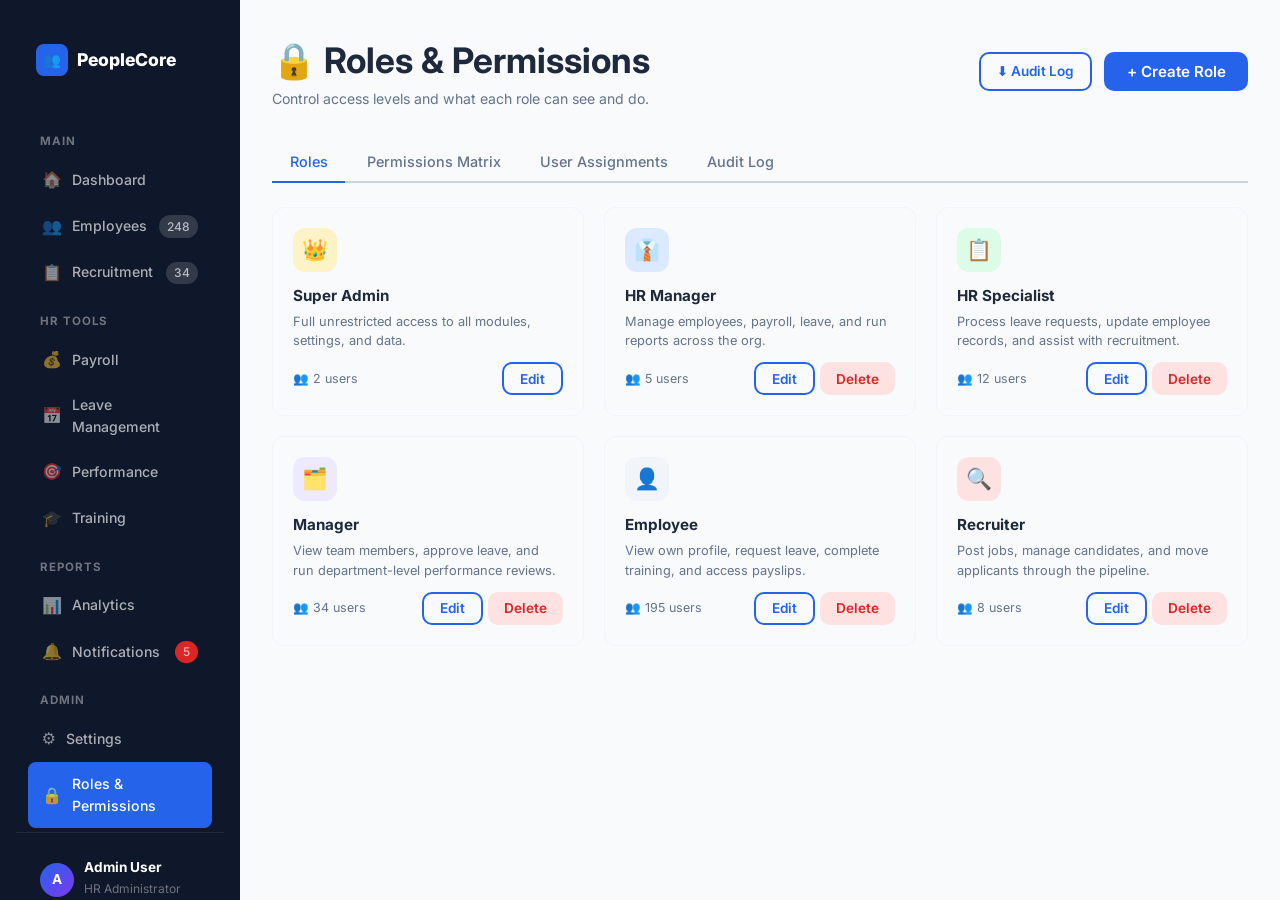
<file: roles.html>
<!DOCTYPE html>
<html lang="en">
<head>
  <meta charset="UTF-8"/>
  <meta name="viewport" content="width=device-width, initial-scale=1.0"/>
  <title>Roles & Permissions — PeopleCore HR</title>
  <link rel="preconnect" href="https://fonts.googleapis.com"/>
  <link href="https://fonts.googleapis.com/css2?family=Inter:wght@400;500;600;700;800&display=swap" rel="stylesheet"/>
  <link rel="stylesheet" href="styles.css"/>
  <style>
    body{background:#f8fafc;}
    .dash-layout{display:grid;grid-template-columns:240px 1fr;min-height:100vh;}
    .sidebar{background:var(--dark);display:flex;flex-direction:column;position:sticky;top:0;height:100vh;overflow-y:auto;}
    .sidebar-logo{padding:1.25rem 1.25rem 0;display:flex;align-items:center;gap:.55rem;font-size:1.1rem;font-weight:800;color:#fff;margin-bottom:1rem;}
    .sidebar-logo .logo-icon{width:32px;height:32px;border-radius:8px;background:var(--primary);display:flex;align-items:center;justify-content:center;font-size:.9rem;}
    .sidebar-divider{height:1px;background:rgba(255,255,255,.08);margin:.5rem 1rem;}
    .sidebar-nav{flex:1;padding:0 .75rem;}
    .sidebar-footer{padding:1rem;border-top:1px solid rgba(255,255,255,.08);}
    .user-chip{display:flex;align-items:center;gap:.65rem;padding:.6rem .5rem;border-radius:8px;}
    .user-chip .avatar{width:34px;height:34px;border-radius:50%;background:linear-gradient(135deg,var(--primary),var(--accent));display:flex;align-items:center;justify-content:center;font-weight:700;font-size:.85rem;color:#fff;flex-shrink:0;}
    .user-chip strong{display:block;font-size:.85rem;color:#fff;line-height:1.2;}
    .user-chip span{font-size:.75rem;color:rgba(255,255,255,.4);}
    .dash-main{padding:2rem;overflow-y:auto;}
    .topbar{display:flex;align-items:center;justify-content:space-between;margin-bottom:2rem;flex-wrap:wrap;gap:1rem;}

    .sc{background:#fff;border-radius:14px;box-shadow:0 1px 3px rgba(0,0,0,.08);margin-bottom:1.5rem;overflow:hidden;}
    .sc-head{display:flex;align-items:center;justify-content:space-between;padding:1.1rem 1.5rem;border-bottom:1px solid var(--gray-100);}
    .sc-head h3{margin:0;font-size:1rem;}

    /* Role card */
    .role-card{border:1.5px solid var(--gray-100);border-radius:12px;padding:1.25rem;transition:border-color .2s,box-shadow .2s;cursor:pointer;}
    .role-card:hover,.role-card.selected{border-color:var(--primary);box-shadow:0 0 0 3px rgba(37,99,235,.08);}
    .role-card.selected{background:#eff6ff;}
    .role-icon{width:44px;height:44px;border-radius:12px;display:flex;align-items:center;justify-content:center;font-size:1.3rem;margin-bottom:.75rem;}
    .role-name{font-weight:700;font-size:.95rem;color:var(--gray-900);margin-bottom:.25rem;}
    .role-desc{font-size:.8rem;color:var(--gray-500);margin-bottom:.75rem;line-height:1.5;}
    .role-users{display:flex;align-items:center;gap:.4rem;font-size:.78rem;color:var(--gray-500);}

    /* Permission matrix */
    .perm-table{width:100%;border-collapse:collapse;}
    .perm-table th{background:var(--gray-100);padding:.7rem 1rem;font-size:.78rem;font-weight:700;text-transform:uppercase;letter-spacing:.05em;color:var(--gray-500);border-bottom:1px solid var(--gray-300);text-align:left;}
    .perm-table th:not(:first-child){text-align:center;}
    .perm-table td{padding:.7rem 1rem;border-bottom:1px solid var(--gray-100);font-size:.88rem;color:var(--gray-700);vertical-align:middle;}
    .perm-table td:not(:first-child){text-align:center;}
    .perm-table tr:last-child td{border-bottom:none;}
    .perm-table tbody tr:hover{background:var(--gray-100);}
    .perm-section-row td{background:var(--gray-100);font-weight:700;font-size:.78rem;text-transform:uppercase;letter-spacing:.05em;color:var(--gray-500);padding:.5rem 1rem;}

    /* Checkbox */
    .perm-cb{width:18px;height:18px;cursor:pointer;accent-color:var(--primary);}
    .check-icon{color:var(--success);font-size:1.1rem;}
    .cross-icon{color:var(--gray-300);font-size:1.1rem;}

    /* User assignment */
    .assign-row{display:flex;align-items:center;gap:.75rem;padding:.85rem 1.25rem;border-bottom:1px solid var(--gray-100);transition:background .15s;}
    .assign-row:hover{background:var(--gray-100);}
    .assign-row:last-child{border-bottom:none;}
    .assign-avatar{width:34px;height:34px;border-radius:50%;display:flex;align-items:center;justify-content:center;font-weight:700;font-size:.78rem;color:#fff;flex-shrink:0;}

    @media(max-width:1024px){.dash-layout{grid-template-columns:1fr;}.sidebar{display:none;}}
  </style>
</head>
<body>
<div class="dash-layout">
  <aside class="sidebar" id="sidebar-mount"></aside>
  <main class="dash-main">
    <div class="topbar">
      <div>
        <h2>🔒 Roles & Permissions</h2>
        <p style="margin:0;font-size:.88rem;color:var(--gray-500);">Control access levels and what each role can see and do.</p>
      </div>
      <div style="display:flex;gap:.75rem;">
        <button class="btn btn-outline btn-sm" onclick="showToast('Audit log exported','info')">⬇ Audit Log</button>
        <button class="btn btn-primary" data-modal-open="newRoleModal">+ Create Role</button>
      </div>
    </div>

    <!-- Tabs -->
    <div data-tabs>
      <div class="tabs">
        <button class="tab-btn active" data-tab="roles">Roles</button>
        <button class="tab-btn" data-tab="matrix">Permissions Matrix</button>
        <button class="tab-btn" data-tab="users">User Assignments</button>
        <button class="tab-btn" data-tab="audit">Audit Log</button>
      </div>

      <!-- ROLES -->
      <div class="tab-panel active" id="tab-roles">
        <div style="display:grid;grid-template-columns:repeat(auto-fill,minmax(240px,1fr));gap:1.25rem;margin-bottom:1.5rem;" id="rolesGrid"></div>
        <div class="sc" id="roleDetail" style="display:none;">
          <div class="sc-head"><h3 id="roleDetailTitle">Role Details</h3>
            <div style="display:flex;gap:.5rem;">
              <button class="btn btn-outline btn-sm" onclick="showToast('Role duplicated','info')">Duplicate</button>
              <button class="btn btn-primary btn-sm" onclick="showToast('Role saved','success')">Save Changes</button>
            </div>
          </div>
          <div style="padding:1.5rem;" id="roleDetailBody"></div>
        </div>
      </div>

      <!-- MATRIX -->
      <div class="tab-panel" id="tab-matrix">
        <div class="sc">
          <div class="sc-head">
            <h3>Permissions Matrix</h3>
            <div style="display:flex;gap:.4rem;align-items:center;font-size:.8rem;color:var(--gray-500);">
              <span style="color:var(--success);">✓ = Allowed</span>
              <span style="color:var(--gray-300);margin-left:.75rem;">✕ = Denied</span>
            </div>
          </div>
          <div style="overflow-x:auto;">
            <table class="perm-table" id="matrixTable"></table>
          </div>
        </div>
      </div>

      <!-- USER ASSIGNMENTS -->
      <div class="tab-panel" id="tab-users">
        <div style="display:flex;justify-content:space-between;align-items:center;margin-bottom:1.25rem;flex-wrap:wrap;gap:.75rem;">
          <input class="search-input" style="max-width:260px;padding:.45rem .9rem;font-size:.88rem;" placeholder="🔍 Search users…" id="userSearch"/>
          <select class="filter-select" id="roleFilter">
            <option value="">All Roles</option>
            <option>Super Admin</option><option>HR Manager</option><option>HR Specialist</option><option>Manager</option><option>Employee</option>
          </select>
        </div>
        <div class="sc">
          <div id="userAssignList"></div>
        </div>
      </div>

      <!-- AUDIT LOG -->
      <div class="tab-panel" id="tab-audit">
        <div class="sc">
          <div class="sc-head"><h3>Audit Log</h3><span class="badge badge-blue">Last 30 days</span></div>
          <div style="overflow-x:auto;">
            <table class="data-table">
              <thead><tr><th>User</th><th>Action</th><th>Target</th><th>Date & Time</th><th>IP Address</th></tr></thead>
              <tbody id="auditBody"></tbody>
            </table>
          </div>
        </div>
      </div>
    </div>
  </main>
</div>

<!-- New Role Modal -->
<div class="modal-overlay" id="newRoleModal">
  <div class="modal">
    <div class="modal-header"><h3>Create New Role</h3><button class="modal-close" data-modal-close="newRoleModal">✕</button></div>
    <div class="modal-body">
      <form id="newRoleForm">
        <div class="form-group"><label class="form-label">Role Name *</label><input name="name" class="form-control" placeholder="e.g. Payroll Specialist" required/></div>
        <div class="form-group"><label class="form-label">Description</label><textarea name="desc" class="form-control" rows="2" placeholder="What can this role do?"></textarea></div>
        <div class="form-group"><label class="form-label">Copy Permissions From</label>
          <select name="copyFrom" class="form-control"><option>— Start from scratch —</option><option>Employee</option><option>HR Specialist</option><option>HR Manager</option></select></div>
        <div class="modal-footer" style="padding:0;border:none;margin-top:1rem;">
          <button type="button" class="btn btn-outline" data-modal-close="newRoleModal">Cancel</button>
          <button type="submit" class="btn btn-primary">Create Role</button>
        </div>
      </form>
    </div>
  </div>
</div>

<script src="app.js"></script>
<script src="sidebar.js"></script>
<script>
const roles=[
  {id:'sa',  name:'Super Admin',  icon:'👑', bg:'#fef3c7', desc:'Full unrestricted access to all modules, settings, and data.', users:2,  color:'#d97706'},
  {id:'hrm', name:'HR Manager',   icon:'👔', bg:'#dbeafe', desc:'Manage employees, payroll, leave, and run reports across the org.', users:5, color:'#2563eb'},
  {id:'hrs', name:'HR Specialist',icon:'📋', bg:'#dcfce7', desc:'Process leave requests, update employee records, and assist with recruitment.', users:12, color:'#16a34a'},
  {id:'mgr', name:'Manager',      icon:'🗂️', bg:'#ede9fe', desc:'View team members, approve leave, and run department-level performance reviews.', users:34, color:'#7c3aed'},
  {id:'emp', name:'Employee',     icon:'👤', bg:'#f1f5f9', desc:'View own profile, request leave, complete training, and access payslips.', users:195, color:'#64748b'},
  {id:'rec', name:'Recruiter',    icon:'🔍', bg:'#fee2e2', desc:'Post jobs, manage candidates, and move applicants through the pipeline.', users:8,  color:'#dc2626'},
];

let selectedRole=null;
const rg=document.getElementById('rolesGrid');
function renderRoles(){
  rg.innerHTML=roles.map(r=>`
    <div class="role-card${selectedRole===r.id?' selected':''}" onclick="selectRole('${r.id}')">
      <div class="role-icon" style="background:${r.bg};">${r.icon}</div>
      <div class="role-name">${r.name}</div>
      <div class="role-desc">${r.desc}</div>
      <div role="users" style="display:flex;align-items:center;justify-content:space-between;">
        <span class="role-users">👥 ${r.users} users</span>
        <div style="display:flex;gap:.3rem;">
          <button class="btn btn-outline btn-sm" onclick="event.stopPropagation();editRole('${r.id}')">Edit</button>
          ${r.id!=='sa'?`<button class="btn btn-sm" style="background:#fee2e2;color:var(--danger);" onclick="event.stopPropagation();deleteRole('${r.id}')">Delete</button>`:''}
        </div>
      </div>
    </div>`).join('');
}
renderRoles();

function selectRole(id){
  selectedRole=id;
  renderRoles();
  const r=roles.find(x=>x.id===id);
  document.getElementById('roleDetailTitle').textContent=`${r.icon} ${r.name} — Permissions`;
  document.getElementById('roleDetail').style.display='block';
  // Mini permission list for selected role
  const perms=permMatrix.filter(p=>typeof p.perms==='object');
  document.getElementById('roleDetailBody').innerHTML=`
    <p style="font-size:.88rem;color:var(--gray-500);margin-bottom:1rem;">${r.desc} · <strong>${r.users} users assigned</strong></p>
    <div style="display:grid;grid-template-columns:repeat(auto-fill,minmax(220px,1fr));gap:.5rem;">
      ${perms.map(p=>{
        const has=p.perms[id];
        return `<div style="display:flex;align-items:center;gap:.5rem;padding:.55rem .85rem;border-radius:8px;background:${has?'#f0fdf4':'var(--gray-100)'};">
          <span style="font-size:1rem;">${has?'✅':'⬜'}</span>
          <span style="font-size:.82rem;font-weight:${has?'600':'400'};color:${has?'var(--gray-900)':'var(--gray-400)'};">${p.action}</span>
        </div>`;
      }).join('')}
    </div>`;
  document.getElementById('roleDetail').scrollIntoView({behavior:'smooth'});
}
function editRole(id){
  const r=roles.find(x=>x.id===id);
  showToast(`Editing ${r.name}…`,'info');
}
function deleteRole(id){
  if(confirm('Delete this role? Users will be reassigned to Employee.')){
    roles.splice(roles.findIndex(r=>r.id===id),1);
    renderRoles();
    document.getElementById('roleDetail').style.display='none';
    showToast('Role deleted','success');
  }
}

// Permissions matrix data
const permMatrix=[
  {section:'Employees'},
  {action:'View employee list',        perms:{sa:1,hrm:1,hrs:1,mgr:1,emp:0,rec:0}},
  {action:'View employee details',     perms:{sa:1,hrm:1,hrs:1,mgr:1,emp:0,rec:0}},
  {action:'Add / edit employees',      perms:{sa:1,hrm:1,hrs:1,mgr:0,emp:0,rec:0}},
  {action:'Delete employees',          perms:{sa:1,hrm:1,hrs:0,mgr:0,emp:0,rec:0}},
  {section:'Payroll'},
  {action:'View payslips (own)',        perms:{sa:1,hrm:1,hrs:1,mgr:1,emp:1,rec:1}},
  {action:'View payslips (all)',        perms:{sa:1,hrm:1,hrs:0,mgr:0,emp:0,rec:0}},
  {action:'Run payroll',               perms:{sa:1,hrm:1,hrs:0,mgr:0,emp:0,rec:0}},
  {section:'Leave'},
  {action:'Request leave',             perms:{sa:1,hrm:1,hrs:1,mgr:1,emp:1,rec:1}},
  {action:'Approve team leave',        perms:{sa:1,hrm:1,hrs:1,mgr:1,emp:0,rec:0}},
  {action:'Approve all leave',         perms:{sa:1,hrm:1,hrs:0,mgr:0,emp:0,rec:0}},
  {section:'Recruitment'},
  {action:'View job listings',         perms:{sa:1,hrm:1,hrs:1,mgr:1,emp:1,rec:1}},
  {action:'Post jobs',                 perms:{sa:1,hrm:1,hrs:0,mgr:0,emp:0,rec:1}},
  {action:'Manage candidates',         perms:{sa:1,hrm:1,hrs:1,mgr:0,emp:0,rec:1}},
  {section:'Performance'},
  {action:'View own review',           perms:{sa:1,hrm:1,hrs:1,mgr:1,emp:1,rec:1}},
  {action:'Give feedback',             perms:{sa:1,hrm:1,hrs:1,mgr:1,emp:1,rec:0}},
  {action:'Manage review cycles',      perms:{sa:1,hrm:1,hrs:0,mgr:0,emp:0,rec:0}},
  {section:'Settings & Admin'},
  {action:'View settings',             perms:{sa:1,hrm:1,hrs:0,mgr:0,emp:0,rec:0}},
  {action:'Edit company settings',     perms:{sa:1,hrm:0,hrs:0,mgr:0,emp:0,rec:0}},
  {action:'Manage roles & permissions',perms:{sa:1,hrm:0,hrs:0,mgr:0,emp:0,rec:0}},
];
const roleHeaders=roles.map(r=>`<th>${r.icon} ${r.name}</th>`).join('');
let matrixHtml=`<thead><tr><th>Permission</th>${roleHeaders}</tr></thead><tbody>`;
permMatrix.forEach(row=>{
  if(row.section){
    matrixHtml+=`<tr class="perm-section-row"><td colspan="${roles.length+1}">${row.section}</td></tr>`;
  } else {
    const cells=roles.map(r=>{
      const has=row.perms[r.id];
      return `<td><input type="checkbox" class="perm-cb" ${has?'checked':''} onchange="permChanged(this,'${r.id}','${row.action}')"/></td>`;
    }).join('');
    matrixHtml+=`<tr><td>${row.action}</td>${cells}</tr>`;
  }
});
matrixHtml+='</tbody>';
document.getElementById('matrixTable').innerHTML=matrixHtml;

function permChanged(cb, roleId, action){
  showToast(`${action} ${cb.checked?'granted to':'revoked from'} ${roles.find(r=>r.id===roleId).name}`,'info');
}

// User assignments
const users=[
  {name:'Admin User',      init:'A',  col:'#2563eb', role:'Super Admin', email:'admin@peoplecore.io',    last:'Sep 16, 2026'},
  {name:'Sarah Mitchell',  init:'SM', col:'#7c3aed', role:'Employee',    email:'s.mitchell@pc.io',       last:'Sep 16, 2026'},
  {name:'James Okafor',    init:'JO', col:'#16a34a', role:'Manager',     email:'j.okafor@pc.io',         last:'Sep 15, 2026'},
  {name:'Elena Vasquez',   init:'EV', col:'#d97706', role:'HR Specialist',email:'e.vasquez@pc.io',       last:'Sep 14, 2026'},
  {name:'Tom Henderson',   init:'TH', col:'#dc2626', role:'Manager',     email:'t.henderson@pc.io',      last:'Sep 13, 2026'},
  {name:'Priya Nair',      init:'PN', col:'#ef4444', role:'Employee',    email:'p.nair@pc.io',           last:'Sep 10, 2026'},
  {name:'Carlos Rivera',   init:'CR', col:'#0ea5e9', role:'Employee',    email:'c.rivera@pc.io',         last:'Sep 16, 2026'},
  {name:'Amara Diallo',    init:'AD', col:'#0f766e', role:'HR Manager',  email:'a.diallo@pc.io',         last:'Sep 12, 2026'},
];
function renderUsers(data){
  document.getElementById('userAssignList').innerHTML=data.map(u=>{
    const rc=u.role==='Super Admin'?'badge-yellow':u.role.includes('Manager')?'badge-blue':u.role==='HR Specialist'?'badge-green':'badge-purple';
    return `<div class="assign-row">
      <div class="assign-avatar" style="background:${u.col};">${u.init}</div>
      <div style="flex:1;">
        <strong style="display:block;font-size:.88rem;">${u.name}</strong>
        <span style="font-size:.76rem;color:var(--gray-500);">${u.email}</span>
      </div>
      <select class="filter-select" style="padding:.3rem .6rem;font-size:.82rem;" onchange="showToast('Role updated for ${u.name}','success')">
        ${roles.map(r=>`<option${r.name===u.role?' selected':''}>${r.name}</option>`).join('')}
      </select>
      <span style="font-size:.75rem;color:var(--gray-400);margin-left:.75rem;min-width:90px;text-align:right;">Last: ${u.last}</span>
    </div>`;
  }).join('');
}
renderUsers(users);
document.getElementById('userSearch').addEventListener('input',function(){
  renderUsers(users.filter(u=>u.name.toLowerCase().includes(this.value.toLowerCase())||u.email.toLowerCase().includes(this.value.toLowerCase())));
});
document.getElementById('roleFilter').addEventListener('change',function(){
  renderUsers(this.value?users.filter(u=>u.role===this.value):users);
});

// Audit log
const audit=[
  {user:'Admin User', action:'Permission changed', target:'HR Specialist — Delete Employees', date:'Sep 16, 2026 09:14', ip:'192.168.1.5'},
  {user:'Admin User', action:'Role created',       target:'Recruiter',                        date:'Sep 15, 2026 14:32', ip:'192.168.1.5'},
  {user:'Admin User', action:'Role assigned',      target:'Amara Diallo → HR Manager',       date:'Sep 15, 2026 14:30', ip:'192.168.1.5'},
  {user:'Admin User', action:'User login',         target:'Admin dashboard',                  date:'Sep 16, 2026 08:55', ip:'192.168.1.5'},
  {user:'Admin User', action:'Permission changed', target:'Manager — Approve All Leave: OFF', date:'Sep 14, 2026 11:02', ip:'192.168.1.8'},
  {user:'Admin User', action:'Role deleted',       target:'Temp Contractor',                  date:'Sep 10, 2026 16:45', ip:'192.168.1.5'},
];
document.getElementById('auditBody').innerHTML=audit.map(a=>`<tr>
  <td><strong>${a.user}</strong></td>
  <td>${a.action}</td>
  <td style="font-size:.83rem;color:var(--gray-600);">${a.target}</td>
  <td style="font-size:.83rem;">${a.date}</td>
  <td style="font-size:.8rem;color:var(--gray-400);">${a.ip}</td>
</tr>`).join('');

document.getElementById('newRoleForm').addEventListener('submit',e=>{
  e.preventDefault();
  const name=new FormData(e.target).get('name');
  closeModal('newRoleModal');
  e.target.reset();
  showToast(`Role "${name}" created!`,'success');
});
</script>
</body>
</html>
</file>
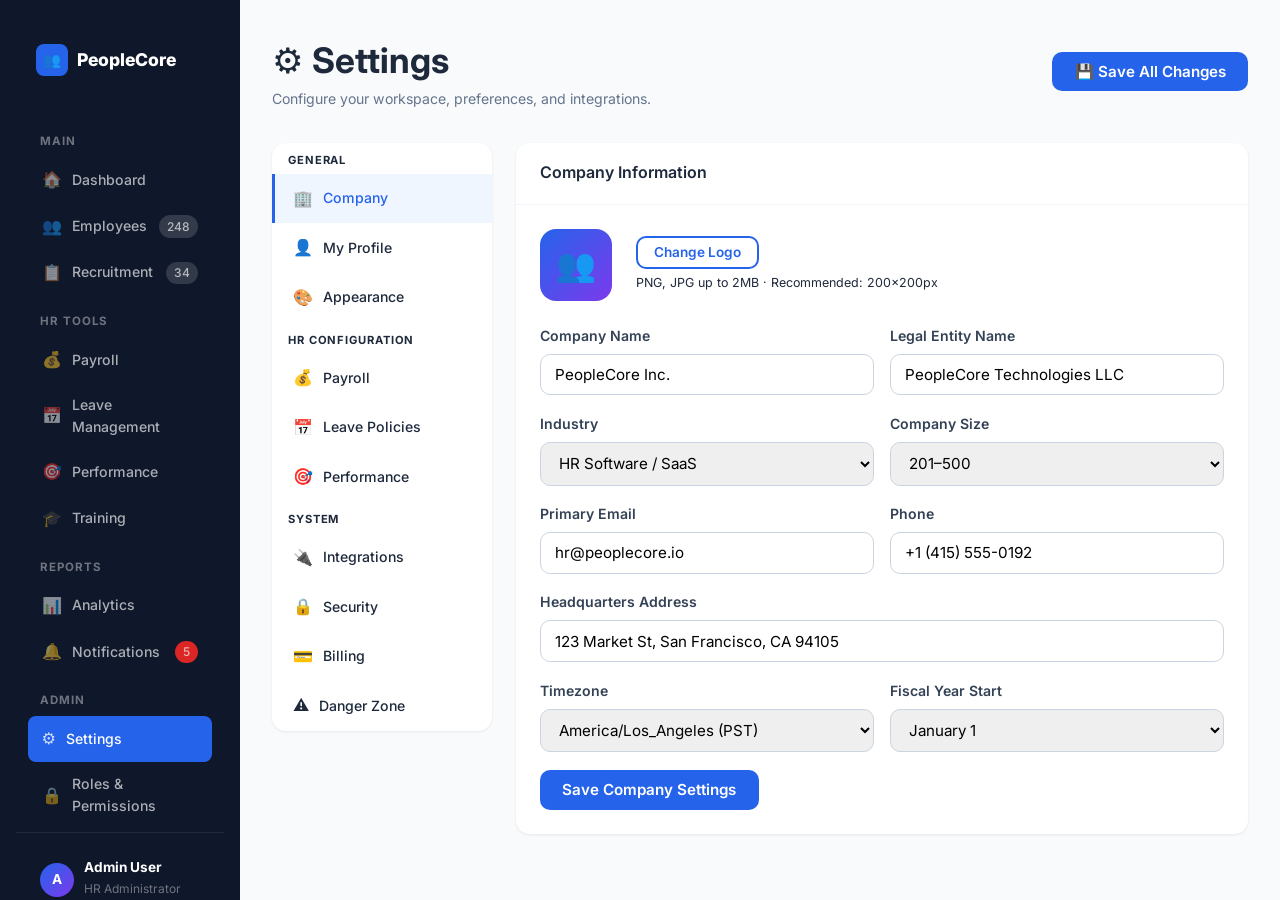
<file: settings.html>
<!DOCTYPE html>
<html lang="en">
<head>
  <meta charset="UTF-8"/>
  <meta name="viewport" content="width=device-width, initial-scale=1.0"/>
  <title>Settings — PeopleCore HR</title>
  <link rel="preconnect" href="https://fonts.googleapis.com"/>
  <link href="https://fonts.googleapis.com/css2?family=Inter:wght@400;500;600;700;800&display=swap" rel="stylesheet"/>
  <link rel="stylesheet" href="styles.css"/>
  <style>
    body{background:#f8fafc;}
    .dash-layout{display:grid;grid-template-columns:240px 1fr;min-height:100vh;}
    .sidebar{background:var(--dark);display:flex;flex-direction:column;position:sticky;top:0;height:100vh;overflow-y:auto;}
    .sidebar-logo{padding:1.25rem 1.25rem 0;display:flex;align-items:center;gap:.55rem;font-size:1.1rem;font-weight:800;color:#fff;margin-bottom:1rem;}
    .sidebar-logo .logo-icon{width:32px;height:32px;border-radius:8px;background:var(--primary);display:flex;align-items:center;justify-content:center;font-size:.9rem;}
    .sidebar-divider{height:1px;background:rgba(255,255,255,.08);margin:.5rem 1rem;}
    .sidebar-nav{flex:1;padding:0 .75rem;}
    .sidebar-footer{padding:1rem;border-top:1px solid rgba(255,255,255,.08);}
    .user-chip{display:flex;align-items:center;gap:.65rem;padding:.6rem .5rem;border-radius:8px;}
    .user-chip .avatar{width:34px;height:34px;border-radius:50%;background:linear-gradient(135deg,var(--primary),var(--accent));display:flex;align-items:center;justify-content:center;font-weight:700;font-size:.85rem;color:#fff;flex-shrink:0;}
    .user-chip strong{display:block;font-size:.85rem;color:#fff;line-height:1.2;}
    .user-chip span{font-size:.75rem;color:rgba(255,255,255,.4);}
    .dash-main{padding:2rem;overflow-y:auto;}
    .topbar{display:flex;align-items:center;justify-content:space-between;margin-bottom:2rem;flex-wrap:wrap;gap:1rem;}

    .settings-layout{display:grid;grid-template-columns:220px 1fr;gap:1.5rem;align-items:start;}
    .settings-nav{background:#fff;border-radius:14px;box-shadow:0 1px 3px rgba(0,0,0,.08);overflow:hidden;position:sticky;top:1rem;}
    .settings-nav-item{display:flex;align-items:center;gap:.65rem;padding:.75rem 1.1rem;font-size:.88rem;font-weight:500;color:var(--gray-600);cursor:pointer;border-left:3px solid transparent;transition:var(--transition);}
    .settings-nav-item:hover,.settings-nav-item.active{background:#eff6ff;color:var(--primary);border-left-color:var(--primary);}
    .settings-nav-item .icon{font-size:1rem;flex-shrink:0;}
    .settings-nav-section{padding:.6rem 1rem .2rem;font-size:.7rem;font-weight:700;text-transform:uppercase;letter-spacing:.08em;color:var(--gray-400);}

    .sc{background:#fff;border-radius:14px;box-shadow:0 1px 3px rgba(0,0,0,.08);margin-bottom:1.5rem;overflow:hidden;}
    .sc-head{display:flex;align-items:center;justify-content:space-between;padding:1.1rem 1.5rem;border-bottom:1px solid var(--gray-100);}
    .sc-head h3{margin:0;font-size:1rem;}
    .sc-body{padding:1.5rem;}

    .setting-row{display:flex;align-items:center;justify-content:space-between;padding:1rem 0;border-bottom:1px solid var(--gray-100);}
    .setting-row:last-child{border-bottom:none;}
    .setting-info{flex:1;padding-right:2rem;}
    .setting-info strong{display:block;font-size:.9rem;color:var(--gray-900);margin-bottom:.2rem;}
    .setting-info span{font-size:.8rem;color:var(--gray-500);line-height:1.5;}
    .setting-control{flex-shrink:0;}

    /* Toggle */
    .toggle{position:relative;width:42px;height:24px;flex-shrink:0;}
    .toggle input{opacity:0;width:0;height:0;}
    .toggle-slider{position:absolute;inset:0;background:var(--gray-300);border-radius:999px;cursor:pointer;transition:.3s;}
    .toggle-slider::before{content:'';position:absolute;width:18px;height:18px;left:3px;top:3px;background:#fff;border-radius:50%;transition:.3s;}
    .toggle input:checked+.toggle-slider{background:var(--primary);}
    .toggle input:checked+.toggle-slider::before{transform:translateX(18px);}

    .panel{display:none;}
    .panel.active{display:block;}

    .integration-card{border:1.5px solid var(--gray-100);border-radius:12px;padding:1.25rem;display:flex;align-items:center;gap:1rem;transition:border-color .2s;}
    .integration-card:hover{border-color:var(--primary);}
    .integration-logo{width:48px;height:48px;border-radius:10px;display:flex;align-items:center;justify-content:center;font-size:1.4rem;flex-shrink:0;}
    .integration-name{font-weight:700;font-size:.95rem;margin-bottom:.2rem;}
    .integration-desc{font-size:.8rem;color:var(--gray-500);}

    .danger-zone{border:1.5px solid var(--danger);border-radius:14px;padding:1.5rem;}
    .danger-action{display:flex;align-items:center;justify-content:space-between;padding:.85rem 0;border-bottom:1px solid #fee2e2;}
    .danger-action:last-child{border-bottom:none;}
    .danger-action strong{display:block;font-size:.9rem;color:var(--gray-900);}
    .danger-action span{font-size:.8rem;color:var(--gray-500);}

    @media(max-width:1024px){.dash-layout{grid-template-columns:1fr;}.sidebar{display:none;}.settings-layout{grid-template-columns:1fr;}.settings-nav{position:relative;}}
  </style>
</head>
<body>
<div class="dash-layout">
  <aside class="sidebar" id="sidebar-mount"></aside>
  <main class="dash-main">
    <div class="topbar">
      <div>
        <h2>⚙️ Settings</h2>
        <p style="margin:0;font-size:.88rem;color:var(--gray-500);">Configure your workspace, preferences, and integrations.</p>
      </div>
      <button class="btn btn-primary" id="saveAllBtn">💾 Save All Changes</button>
    </div>

    <div class="settings-layout">
      <!-- Sidebar nav -->
      <div class="settings-nav">
        <div class="settings-nav-section">General</div>
        <div class="settings-nav-item active" data-panel="company"><span class="icon">🏢</span> Company</div>
        <div class="settings-nav-item" data-panel="profile"><span class="icon">👤</span> My Profile</div>
        <div class="settings-nav-item" data-panel="appearance"><span class="icon">🎨</span> Appearance</div>
        <div class="settings-nav-section">HR Configuration</div>
        <div class="settings-nav-item" data-panel="payroll-s"><span class="icon">💰</span> Payroll</div>
        <div class="settings-nav-item" data-panel="leave-s"><span class="icon">📅</span> Leave Policies</div>
        <div class="settings-nav-item" data-panel="perf-s"><span class="icon">🎯</span> Performance</div>
        <div class="settings-nav-section">System</div>
        <div class="settings-nav-item" data-panel="integrations"><span class="icon">🔌</span> Integrations</div>
        <div class="settings-nav-item" data-panel="security"><span class="icon">🔒</span> Security</div>
        <div class="settings-nav-item" data-panel="billing"><span class="icon">💳</span> Billing</div>
        <div class="settings-nav-item" data-panel="danger"><span class="icon">⚠️</span> Danger Zone</div>
      </div>

      <!-- Panels -->
      <div>
        <!-- COMPANY -->
        <div class="panel active" id="panel-company">
          <div class="sc">
            <div class="sc-head"><h3>Company Information</h3></div>
            <div class="sc-body">
              <form id="companyForm">
                <div style="display:flex;align-items:center;gap:1.5rem;margin-bottom:1.5rem;">
                  <div style="width:72px;height:72px;border-radius:16px;background:linear-gradient(135deg,var(--primary),var(--accent));display:flex;align-items:center;justify-content:center;font-size:2rem;color:#fff;flex-shrink:0;">👥</div>
                  <div>
                    <button type="button" class="btn btn-outline btn-sm" onclick="showToast('File picker opened','info')">Change Logo</button>
                    <p style="font-size:.78rem;color:var(--gray-400);margin:.3rem 0 0;">PNG, JPG up to 2MB · Recommended: 200×200px</p>
                  </div>
                </div>
                <div class="form-row">
                  <div class="form-group"><label class="form-label">Company Name</label><input class="form-control" value="PeopleCore Inc." name="companyName"/></div>
                  <div class="form-group"><label class="form-label">Legal Entity Name</label><input class="form-control" value="PeopleCore Technologies LLC" name="legal"/></div>
                </div>
                <div class="form-row">
                  <div class="form-group"><label class="form-label">Industry</label>
                    <select class="form-control" name="industry"><option selected>HR Software / SaaS</option><option>Technology</option><option>Finance</option><option>Healthcare</option></select></div>
                  <div class="form-group"><label class="form-label">Company Size</label>
                    <select class="form-control" name="size"><option>201–500</option><option>1–50</option><option>51–200</option><option>501–1000</option></select></div>
                </div>
                <div class="form-row">
                  <div class="form-group"><label class="form-label">Primary Email</label><input type="email" class="form-control" value="hr@peoplecore.io" name="email"/></div>
                  <div class="form-group"><label class="form-label">Phone</label><input class="form-control" value="+1 (415) 555-0192" name="phone"/></div>
                </div>
                <div class="form-group"><label class="form-label">Headquarters Address</label><input class="form-control" value="123 Market St, San Francisco, CA 94105" name="address"/></div>
                <div class="form-row">
                  <div class="form-group"><label class="form-label">Timezone</label>
                    <select class="form-control" name="tz"><option selected>America/Los_Angeles (PST)</option><option>America/New_York (EST)</option><option>Europe/London (GMT)</option></select></div>
                  <div class="form-group"><label class="form-label">Fiscal Year Start</label>
                    <select class="form-control" name="fiscal"><option selected>January 1</option><option>April 1</option><option>July 1</option></select></div>
                </div>
                <button type="submit" class="btn btn-primary">Save Company Settings</button>
              </form>
            </div>
          </div>
        </div>

        <!-- PROFILE -->
        <div class="panel" id="panel-profile">
          <div class="sc">
            <div class="sc-head"><h3>My Profile</h3></div>
            <div class="sc-body">
              <form id="profileForm">
                <div style="display:flex;align-items:center;gap:1.25rem;margin-bottom:1.5rem;">
                  <div style="width:64px;height:64px;border-radius:50%;background:linear-gradient(135deg,var(--primary),var(--accent));display:flex;align-items:center;justify-content:center;font-size:1.5rem;font-weight:800;color:#fff;flex-shrink:0;">A</div>
                  <button type="button" class="btn btn-outline btn-sm" onclick="showToast('File picker opened','info')">Change Photo</button>
                </div>
                <div class="form-row">
                  <div class="form-group"><label class="form-label">First Name</label><input class="form-control" value="Admin" name="fname"/></div>
                  <div class="form-group"><label class="form-label">Last Name</label><input class="form-control" value="User" name="lname"/></div>
                </div>
                <div class="form-group"><label class="form-label">Email</label><input type="email" class="form-control" value="admin@peoplecore.io" name="email"/></div>
                <div class="form-group"><label class="form-label">Job Title</label><input class="form-control" value="HR Administrator" name="title"/></div>
                <div class="form-group"><label class="form-label">Phone</label><input class="form-control" value="+1 (415) 555-0100" name="phone"/></div>
                <button type="submit" class="btn btn-primary">Save Profile</button>
              </form>
            </div>
          </div>
          <div class="sc">
            <div class="sc-head"><h3>Change Password</h3></div>
            <div class="sc-body">
              <form id="pwForm">
                <div class="form-group"><label class="form-label">Current Password</label><input type="password" class="form-control" placeholder="••••••••" name="current"/></div>
                <div class="form-row">
                  <div class="form-group"><label class="form-label">New Password</label><input type="password" class="form-control" placeholder="••••••••" name="new"/></div>
                  <div class="form-group"><label class="form-label">Confirm Password</label><input type="password" class="form-control" placeholder="••••••••" name="confirm"/></div>
                </div>
                <button type="submit" class="btn btn-primary">Update Password</button>
              </form>
            </div>
          </div>
        </div>

        <!-- APPEARANCE -->
        <div class="panel" id="panel-appearance">
          <div class="sc">
            <div class="sc-head"><h3>Appearance</h3></div>
            <div class="sc-body">
              <div class="setting-row">
                <div class="setting-info"><strong>Theme</strong><span>Choose your preferred colour scheme.</span></div>
                <select class="filter-select" onchange="showToast('Theme changed to '+this.value,'info')">
                  <option>Light</option><option>Dark</option><option>System Default</option>
                </select>
              </div>
              <div class="setting-row">
                <div class="setting-info"><strong>Accent Colour</strong><span>Primary colour used throughout the UI.</span></div>
                <input type="color" value="#2563eb" style="width:40px;height:32px;border:none;border-radius:8px;cursor:pointer;background:none;" onchange="document.documentElement.style.setProperty('--primary',this.value);showToast('Accent colour updated','success')"/>
              </div>
              <div class="setting-row">
                <div class="setting-info"><strong>Compact Mode</strong><span>Reduce spacing for more content on screen.</span></div>
                <label class="toggle"><input type="checkbox" onchange="showToast('Compact mode '+(this.checked?'on':'off'),'info')"/><span class="toggle-slider"></span></label>
              </div>
              <div class="setting-row">
                <div class="setting-info"><strong>Sidebar Collapsed by Default</strong><span>Start with the sidebar minimised.</span></div>
                <label class="toggle"><input type="checkbox" onchange="showToast('Sidebar preference saved','info')"/><span class="toggle-slider"></span></label>
              </div>
              <div class="setting-row" style="border-bottom:none;">
                <div class="setting-info"><strong>Language</strong><span>Interface display language.</span></div>
                <select class="filter-select" onchange="showToast('Language set to '+this.value,'info')">
                  <option>English (US)</option><option>English (UK)</option><option>French</option><option>German</option><option>Spanish</option>
                </select>
              </div>
            </div>
          </div>
        </div>

        <!-- PAYROLL SETTINGS -->
        <div class="panel" id="panel-payroll-s">
          <div class="sc">
            <div class="sc-head"><h3>Payroll Configuration</h3></div>
            <div class="sc-body">
              <form id="payrollSettingsForm">
                <div class="form-row">
                  <div class="form-group"><label class="form-label">Pay Cycle</label>
                    <select class="form-control" name="cycle"><option>Monthly</option><option>Bi-weekly</option><option>Weekly</option></select></div>
                  <div class="form-group"><label class="form-label">Pay Date</label>
                    <select class="form-control" name="paydate"><option>Last day of month</option><option>15th & last day</option><option>Every Friday</option></select></div>
                </div>
                <div class="form-row">
                  <div class="form-group"><label class="form-label">Currency</label>
                    <select class="form-control" name="currency"><option>USD ($)</option><option>EUR (€)</option><option>GBP (£)</option></select></div>
                  <div class="form-group"><label class="form-label">Tax Year Start</label>
                    <select class="form-control" name="taxyr"><option>January 1</option><option>April 6</option></select></div>
                </div>
                <div class="setting-row" style="padding:.65rem 0;">
                  <div class="setting-info"><strong>Auto-run payroll</strong><span>Automatically process payroll on schedule without manual trigger.</span></div>
                  <label class="toggle"><input type="checkbox" onchange="showToast('Auto-run '+(this.checked?'enabled':'disabled'),'info')"/><span class="toggle-slider"></span></label>
                </div>
                <div class="setting-row" style="padding:.65rem 0;border-bottom:none;">
                  <div class="setting-info"><strong>Send payslips by email</strong><span>Automatically email payslips to employees after each run.</span></div>
                  <label class="toggle"><input type="checkbox" checked onchange="showToast('Payslip emails '+(this.checked?'on':'off'),'info')"/><span class="toggle-slider"></span></label>
                </div>
                <button type="submit" class="btn btn-primary" style="margin-top:1rem;">Save Payroll Settings</button>
              </form>
            </div>
          </div>
        </div>

        <!-- LEAVE POLICIES -->
        <div class="panel" id="panel-leave-s">
          <div class="sc">
            <div class="sc-head"><h3>Leave Policies</h3><button class="btn btn-primary btn-sm" onclick="showToast('New leave policy added','success')">+ Add Policy</button></div>
            <div style="overflow-x:auto;">
              <table class="data-table">
                <thead><tr><th>Policy Name</th><th>Days Per Year</th><th>Carry Over</th><th>Accrual</th><th>Applies To</th><th>Actions</th></tr></thead>
                <tbody id="policiesBody"></tbody>
              </table>
            </div>
          </div>
        </div>

        <!-- PERFORMANCE SETTINGS -->
        <div class="panel" id="panel-perf-s">
          <div class="sc">
            <div class="sc-head"><h3>Performance Review Settings</h3></div>
            <div class="sc-body">
              <form id="perfSettingsForm">
                <div class="form-row">
                  <div class="form-group"><label class="form-label">Review Cadence</label>
                    <select class="form-control"><option>Quarterly</option><option>Semi-Annual</option><option>Annual</option></select></div>
                  <div class="form-group"><label class="form-label">Rating Scale</label>
                    <select class="form-control"><option>1–5 Stars</option><option>1–10 Scale</option><option>Letter Grade</option></select></div>
                </div>
                <div class="setting-row" style="padding:.65rem 0;">
                  <div class="setting-info"><strong>Enable 360° Feedback</strong><span>Allow peer and subordinate reviews.</span></div>
                  <label class="toggle"><input type="checkbox" checked onchange="showToast('360° feedback '+(this.checked?'on':'off'),'info')"/><span class="toggle-slider"></span></label>
                </div>
                <div class="setting-row" style="padding:.65rem 0;border-bottom:none;">
                  <div class="setting-info"><strong>Self-review Required</strong><span>Employees must complete self-assessment before manager review.</span></div>
                  <label class="toggle"><input type="checkbox" checked onchange="showToast('Self-review requirement '+(this.checked?'on':'off'),'info')"/><span class="toggle-slider"></span></label>
                </div>
                <button type="submit" class="btn btn-primary" style="margin-top:1rem;">Save Settings</button>
              </form>
            </div>
          </div>
        </div>

        <!-- INTEGRATIONS -->
        <div class="panel" id="panel-integrations">
          <div style="display:grid;grid-template-columns:repeat(auto-fill,minmax(280px,1fr));gap:1.25rem;" id="integrationsGrid"></div>
        </div>

        <!-- SECURITY -->
        <div class="panel" id="panel-security">
          <div class="sc">
            <div class="sc-head"><h3>Security Settings</h3></div>
            <div class="sc-body">
              <div class="setting-row">
                <div class="setting-info"><strong>Two-Factor Authentication (2FA)</strong><span>Require 2FA for all admin accounts.</span></div>
                <label class="toggle"><input type="checkbox" checked onchange="showToast('2FA requirement '+(this.checked?'enforced':'optional'),'info')"/><span class="toggle-slider"></span></label>
              </div>
              <div class="setting-row">
                <div class="setting-info"><strong>Single Sign-On (SSO)</strong><span>Allow login via Google or Microsoft.</span></div>
                <label class="toggle"><input type="checkbox" onchange="showToast('SSO '+(this.checked?'enabled':'disabled'),'info')"/><span class="toggle-slider"></span></label>
              </div>
              <div class="setting-row">
                <div class="setting-info"><strong>Session Timeout</strong><span>Automatically log out after inactivity.</span></div>
                <select class="filter-select" onchange="showToast('Session timeout set to '+this.value,'info')">
                  <option>30 minutes</option><option>1 hour</option><option>4 hours</option><option>Never</option>
                </select>
              </div>
              <div class="setting-row">
                <div class="setting-info"><strong>IP Allowlist</strong><span>Restrict access to specific IP ranges.</span></div>
                <label class="toggle"><input type="checkbox" onchange="showToast('IP allowlist '+(this.checked?'enabled':'disabled'),'info')"/><span class="toggle-slider"></span></label>
              </div>
              <div class="setting-row" style="border-bottom:none;">
                <div class="setting-info"><strong>Login Audit Log</strong><span>Record all login attempts.</span></div>
                <label class="toggle"><input type="checkbox" checked onchange="showToast('Login audit '+(this.checked?'on':'off'),'info')"/><span class="toggle-slider"></span></label>
              </div>
            </div>
          </div>
        </div>

        <!-- BILLING -->
        <div class="panel" id="panel-billing">
          <div class="sc" style="background:linear-gradient(135deg,var(--primary),var(--accent));color:#fff;">
            <div class="sc-body" style="padding:1.5rem;">
              <div style="display:flex;justify-content:space-between;align-items:flex-start;flex-wrap:wrap;gap:1rem;">
                <div>
                  <div class="badge" style="background:rgba(255,255,255,.2);color:#fff;margin-bottom:.75rem;">Professional Plan</div>
                  <h2 style="color:#fff;margin-bottom:.35rem;">$19 / user / month</h2>
                  <p style="color:rgba(255,255,255,.75);margin:0;">248 users · Next billing: Oct 1, 2026</p>
                </div>
                <div style="text-align:right;">
                  <strong style="display:block;font-size:1.6rem;color:#fff;">$4,712/mo</strong>
                  <span style="font-size:.82rem;color:rgba(255,255,255,.7);">Total monthly charge</span>
                </div>
              </div>
            </div>
          </div>
          <div class="sc">
            <div class="sc-head"><h3>Payment Method</h3><button class="btn btn-outline btn-sm" onclick="showToast('Payment method updated','success')">Update</button></div>
            <div class="sc-body">
              <div style="display:flex;align-items:center;gap:1rem;padding:.75rem 1rem;background:var(--gray-100);border-radius:10px;">
                <span style="font-size:1.5rem;">💳</span>
                <div><strong>Visa ending in 4242</strong><p style="font-size:.8rem;margin:0;color:var(--gray-500);">Expires 12/2027</p></div>
                <span class="badge badge-green" style="margin-left:auto;">Primary</span>
              </div>
            </div>
          </div>
          <div class="sc">
            <div class="sc-head"><h3>Billing History</h3></div>
            <div style="overflow-x:auto;">
              <table class="data-table">
                <thead><tr><th>Date</th><th>Description</th><th>Amount</th><th>Status</th><th>Invoice</th></tr></thead>
                <tbody>
                  <tr><td>Sep 1, 2026</td><td>Professional Plan — 248 users</td><td>$4,712</td><td><span class="badge badge-green">Paid</span></td><td><button class="btn btn-outline btn-sm" onclick="showToast('Invoice downloaded','info')">⬇ PDF</button></td></tr>
                  <tr><td>Aug 1, 2026</td><td>Professional Plan — 246 users</td><td>$4,674</td><td><span class="badge badge-green">Paid</span></td><td><button class="btn btn-outline btn-sm" onclick="showToast('Invoice downloaded','info')">⬇ PDF</button></td></tr>
                  <tr><td>Jul 1, 2026</td><td>Professional Plan — 244 users</td><td>$4,636</td><td><span class="badge badge-green">Paid</span></td><td><button class="btn btn-outline btn-sm" onclick="showToast('Invoice downloaded','info')">⬇ PDF</button></td></tr>
                </tbody>
              </table>
            </div>
          </div>
        </div>

        <!-- DANGER ZONE -->
        <div class="panel" id="panel-danger">
          <div class="danger-zone">
            <h3 style="color:var(--danger);margin-bottom:1rem;">⚠️ Danger Zone</h3>
            <div class="danger-action">
              <div><strong>Export All Data</strong><span>Download a full export of all HR data in CSV format.</span></div>
              <button class="btn btn-outline btn-sm" onclick="showToast('Export started — you will receive an email when ready','info')">Export</button>
            </div>
            <div class="danger-action">
              <div><strong>Reset to Defaults</strong><span>Reset all settings to factory defaults. This cannot be undone.</span></div>
              <button class="btn btn-sm" style="background:#fee2e2;color:var(--danger);" onclick="if(confirm('Reset all settings? This cannot be undone.'))showToast('Settings reset to defaults','info')">Reset</button>
            </div>
            <div class="danger-action">
              <div><strong>Delete All Employees</strong><span>Permanently delete all employee records. Payroll history is preserved.</span></div>
              <button class="btn btn-danger btn-sm" onclick="showToast('This action requires Super Admin approval','error')">Delete Records</button>
            </div>
            <div class="danger-action">
              <div><strong>Delete Account</strong><span>Permanently close your PeopleCore account and delete all data.</span></div>
              <button class="btn btn-danger btn-sm" onclick="showToast('Account deletion requires written confirmation — check your email','error')">Delete Account</button>
            </div>
          </div>
        </div>
      </div>
    </div>
  </main>
</div>

<script src="app.js"></script>
<script src="sidebar.js"></script>
<script>
// Panel navigation
document.querySelectorAll('.settings-nav-item').forEach(item=>{
  item.addEventListener('click',()=>{
    document.querySelectorAll('.settings-nav-item').forEach(x=>x.classList.remove('active'));
    document.querySelectorAll('.panel').forEach(x=>x.classList.remove('active'));
    item.classList.add('active');
    document.getElementById('panel-'+item.dataset.panel)?.classList.add('active');
  });
});

// Forms
['companyForm','profileForm','payrollSettingsForm','perfSettingsForm'].forEach(id=>{
  document.getElementById(id)?.addEventListener('submit',e=>{e.preventDefault();showToast('Settings saved successfully!','success');});
});
document.getElementById('pwForm').addEventListener('submit',e=>{
  e.preventDefault();
  const f=e.target;
  if(f.new.value!==f.confirm.value){showToast('Passwords do not match','error');return;}
  if(f.new.value.length<8){showToast('Password must be at least 8 characters','error');return;}
  e.target.reset();
  showToast('Password updated successfully!','success');
});
document.getElementById('saveAllBtn').addEventListener('click',()=>showToast('All changes saved!','success'));

// Leave policies
const policies=[
  {name:'Annual Leave',    days:25, carryOver:5,   accrual:'Monthly', appliesTo:'All Employees'},
  {name:'Sick Leave',      days:10, carryOver:0,   accrual:'Upfront',  appliesTo:'All Employees'},
  {name:'Parental Leave',  days:90, carryOver:0,   accrual:'Upfront',  appliesTo:'All Employees'},
  {name:'Work From Home',  days:20, carryOver:0,   accrual:'Monthly', appliesTo:'Full-Time'},
  {name:'Study Leave',     days:10, carryOver:3,   accrual:'Upfront',  appliesTo:'Full-Time'},
];
document.getElementById('policiesBody').innerHTML=policies.map(p=>`<tr>
  <td><strong>${p.name}</strong></td>
  <td>${p.days} days</td>
  <td>${p.carryOver} days</td>
  <td>${p.accrual}</td>
  <td>${p.appliesTo}</td>
  <td><div style="display:flex;gap:.35rem;">
    <button class="btn btn-outline btn-sm" onclick="showToast('Editing ${p.name}','info')">Edit</button>
    <button class="btn btn-sm" style="background:#fee2e2;color:var(--danger);" onclick="showToast('${p.name} deleted','info')">Delete</button>
  </div></td>
</tr>`).join('');

// Integrations
const integrations=[
  {name:'Slack',      icon:'💬', bg:'#f5f0ff', desc:'Send HR notifications and approvals to Slack channels.', connected:true},
  {name:'Google Workspace',icon:'🔵',bg:'#e8f0fe',desc:'Sync employee directory with Google Workspace.',connected:true},
  {name:'Microsoft 365',icon:'🟦',bg:'#e0efff',desc:'Import users from Azure AD and sync calendars.',connected:false},
  {name:'Stripe',     icon:'💳', bg:'#f0fdf4', desc:'Automate payroll direct deposits via Stripe Connect.',connected:false},
  {name:'Greenhouse', icon:'🌱', bg:'#dcfce7', desc:'Two-way sync with Greenhouse ATS for recruitment.',connected:true},
  {name:'Zapier',     icon:'⚡', bg:'#fef3c7', desc:'Connect PeopleCore to 5000+ apps with no code.',connected:false},
  {name:'BambooHR',   icon:'🎋', bg:'#dcfce7', desc:'Migrate or sync data from BambooHR.',connected:false},
  {name:'QuickBooks', icon:'🟩', bg:'#f0fdf4', desc:'Sync payroll data with QuickBooks accounting.',connected:false},
];
const ig=document.getElementById('integrationsGrid');
integrations.forEach(i=>{
  ig.innerHTML+=`<div class="integration-card">
    <div class="integration-logo" style="background:${i.bg};">${i.icon}</div>
    <div style="flex:1;">
      <div class="integration-name">${i.name}</div>
      <div class="integration-desc">${i.desc}</div>
    </div>
    <div style="flex-shrink:0;margin-left:.5rem;">
      ${i.connected
        ?`<button class="btn btn-sm" style="background:#fee2e2;color:var(--danger);" onclick="showToast('${i.name} disconnected','info')">Disconnect</button>`
        :`<button class="btn btn-primary btn-sm" onclick="showToast('Connecting to ${i.name}…','info')">Connect</button>`}
    </div>
  </div>`;
});
</script>
</body>
</html>
</file>
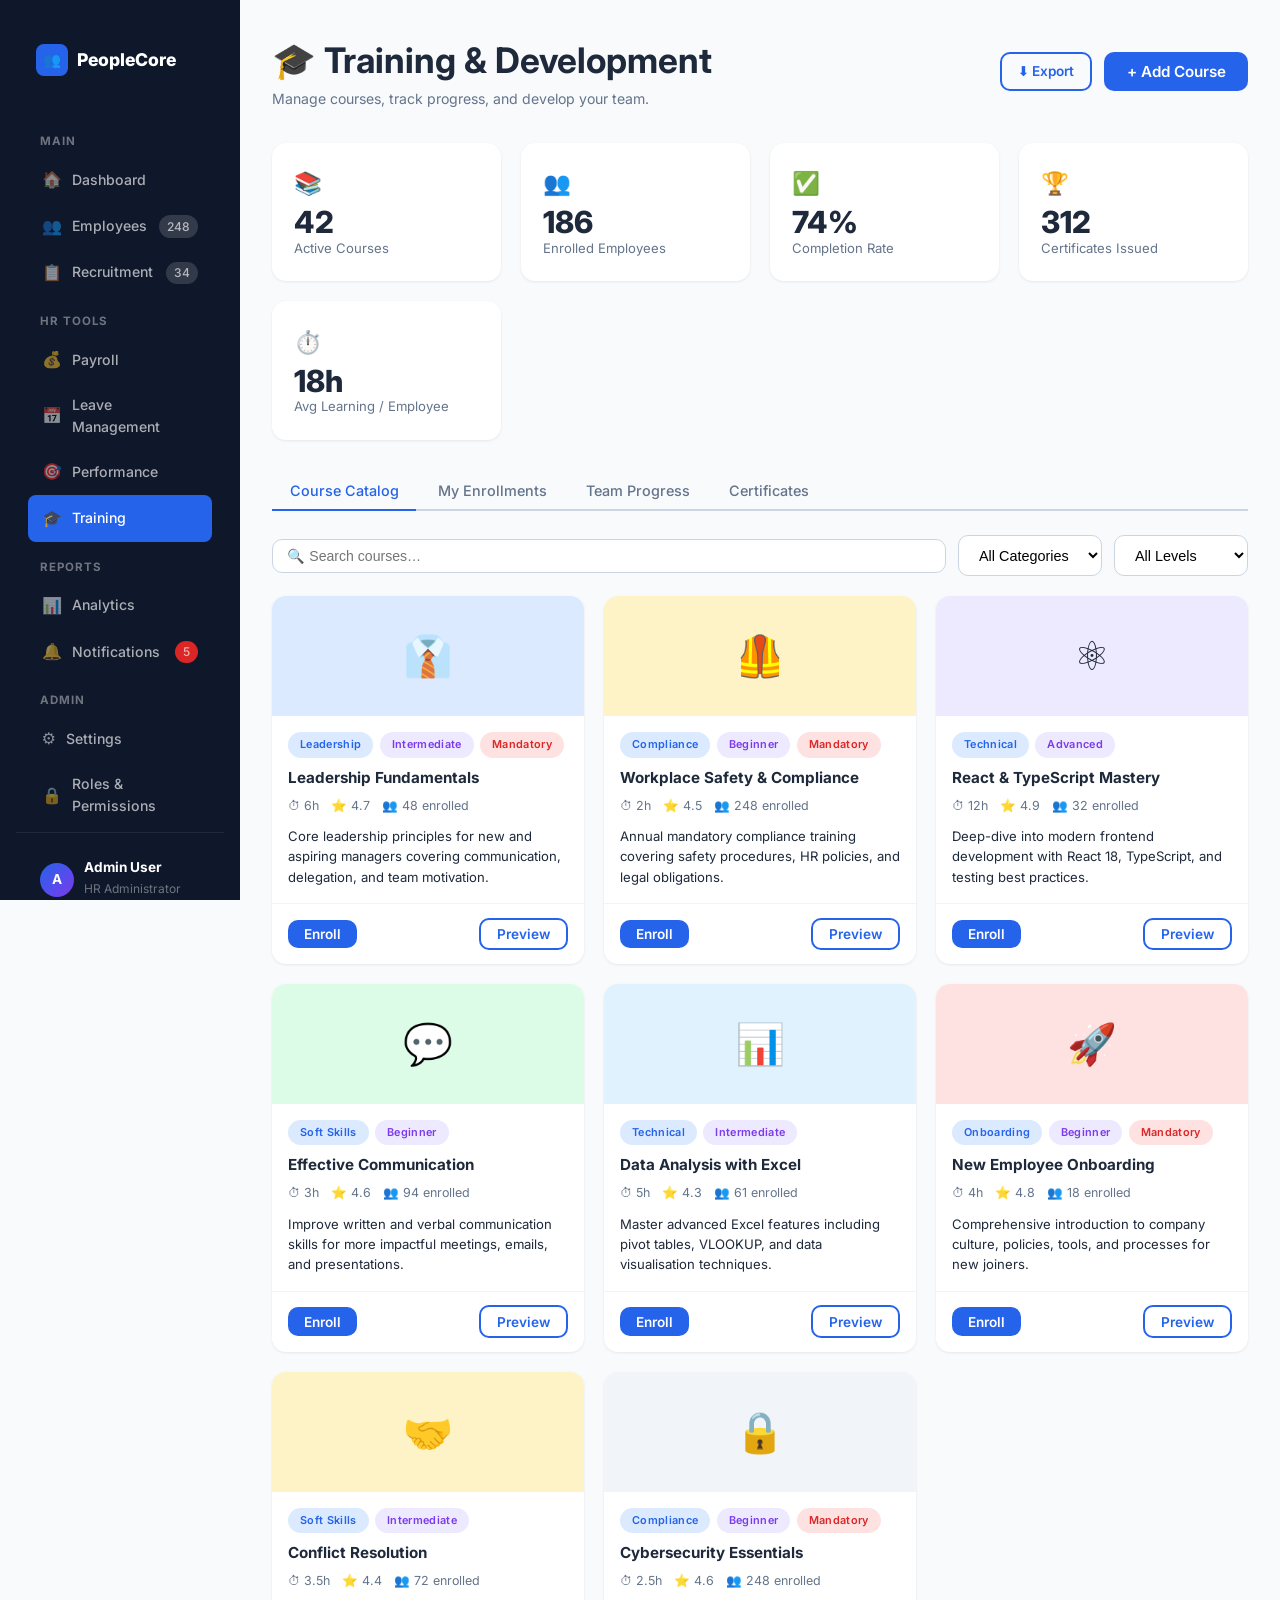
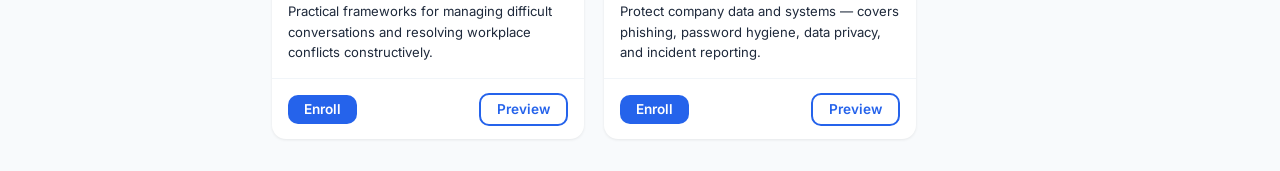
<file: training.html>
<!DOCTYPE html>
<html lang="en">
<head>
  <meta charset="UTF-8"/>
  <meta name="viewport" content="width=device-width, initial-scale=1.0"/>
  <title>Training — PeopleCore HR</title>
  <link rel="preconnect" href="https://fonts.googleapis.com"/>
  <link href="https://fonts.googleapis.com/css2?family=Inter:wght@400;500;600;700;800&display=swap" rel="stylesheet"/>
  <link rel="stylesheet" href="styles.css"/>
  <style>
    body{background:#f8fafc;}
    .dash-layout{display:grid;grid-template-columns:240px 1fr;min-height:100vh;}
    .sidebar{background:var(--dark);display:flex;flex-direction:column;position:sticky;top:0;height:100vh;overflow-y:auto;}
    .sidebar-logo{padding:1.25rem 1.25rem 0;display:flex;align-items:center;gap:.55rem;font-size:1.1rem;font-weight:800;color:#fff;margin-bottom:1rem;}
    .sidebar-logo .logo-icon{width:32px;height:32px;border-radius:8px;background:var(--primary);display:flex;align-items:center;justify-content:center;font-size:.9rem;}
    .sidebar-divider{height:1px;background:rgba(255,255,255,.08);margin:.5rem 1rem;}
    .sidebar-nav{flex:1;padding:0 .75rem;}
    .sidebar-footer{padding:1rem;border-top:1px solid rgba(255,255,255,.08);}
    .user-chip{display:flex;align-items:center;gap:.65rem;padding:.6rem .5rem;border-radius:8px;}
    .user-chip .avatar{width:34px;height:34px;border-radius:50%;background:linear-gradient(135deg,var(--primary),var(--accent));display:flex;align-items:center;justify-content:center;font-weight:700;font-size:.85rem;color:#fff;flex-shrink:0;}
    .user-chip strong{display:block;font-size:.85rem;color:#fff;line-height:1.2;}
    .user-chip span{font-size:.75rem;color:rgba(255,255,255,.4);}
    .dash-main{padding:2rem;overflow-y:auto;}
    .topbar{display:flex;align-items:center;justify-content:space-between;margin-bottom:2rem;flex-wrap:wrap;gap:1rem;}

    .kpi-grid{display:grid;grid-template-columns:repeat(auto-fit,minmax(180px,1fr));gap:1.25rem;margin-bottom:2rem;}
    .kpi-card{background:#fff;border-radius:14px;padding:1.4rem;box-shadow:0 1px 3px rgba(0,0,0,.08);}
    .kpi-icon{font-size:1.4rem;margin-bottom:.4rem;}
    .kpi-val{font-size:1.9rem;font-weight:800;line-height:1;color:var(--gray-900);}
    .kpi-lbl{font-size:.82rem;color:var(--gray-500);}

    .sc{background:#fff;border-radius:14px;box-shadow:0 1px 3px rgba(0,0,0,.08);margin-bottom:1.5rem;overflow:hidden;}
    .sc-head{display:flex;align-items:center;justify-content:space-between;padding:1.1rem 1.5rem;border-bottom:1px solid var(--gray-100);}
    .sc-head h3{margin:0;font-size:1rem;}
    .sc-body{padding:1.5rem;}

    /* Course card */
    .course-card{border-radius:14px;overflow:hidden;background:#fff;box-shadow:0 1px 3px rgba(0,0,0,.08);transition:box-shadow .2s,transform .2s;display:flex;flex-direction:column;}
    .course-card:hover{box-shadow:0 8px 24px rgba(0,0,0,.12);transform:translateY(-2px);}
    .course-thumb{height:120px;display:flex;align-items:center;justify-content:center;font-size:2.5rem;}
    .course-body{padding:1rem;flex:1;display:flex;flex-direction:column;}
    .course-title{font-weight:700;font-size:.95rem;color:var(--gray-900);margin-bottom:.35rem;}
    .course-meta{font-size:.78rem;color:var(--gray-500);display:flex;gap:.75rem;flex-wrap:wrap;margin-bottom:.65rem;}
    .course-meta span{display:flex;align-items:center;gap:.25rem;}
    .course-desc{font-size:.82rem;color:var(--gray-600);line-height:1.55;flex:1;}
    .course-footer{padding:.85rem 1rem;border-top:1px solid var(--gray-100);display:flex;align-items:center;justify-content:space-between;}
    .course-progress-wrap{flex:1;margin:0 .85rem;}
    .course-progress-track{height:6px;background:var(--gray-100);border-radius:999px;overflow:hidden;}
    .course-progress-fill{height:100%;border-radius:999px;background:var(--primary);}

    /* Enrollment row */
    .enroll-row{display:flex;align-items:center;gap:.75rem;padding:.85rem 1.25rem;border-bottom:1px solid var(--gray-100);transition:background .2s;}
    .enroll-row:hover{background:var(--gray-100);}
    .enroll-row:last-child{border-bottom:none;}
    .enroll-avatar{width:32px;height:32px;border-radius:50%;display:flex;align-items:center;justify-content:center;font-weight:700;font-size:.75rem;color:#fff;flex-shrink:0;}

    .cert-badge{background:linear-gradient(135deg,var(--primary),var(--accent));color:#fff;border-radius:12px;padding:1rem;display:flex;align-items:center;gap:.75rem;}
    .cert-badge .icon{font-size:1.8rem;flex-shrink:0;}
    .cert-badge strong{display:block;font-size:.9rem;}
    .cert-badge span{font-size:.76rem;opacity:.8;}

    @media(max-width:1024px){.dash-layout{grid-template-columns:1fr;}.sidebar{display:none;}}
    @media(max-width:768px){.course-grid{grid-template-columns:1fr!important;}}
  </style>
</head>
<body>
<div class="dash-layout">
  <aside class="sidebar" id="sidebar-mount"></aside>
  <main class="dash-main">
    <div class="topbar">
      <div>
        <h2>🎓 Training & Development</h2>
        <p style="margin:0;font-size:.88rem;color:var(--gray-500);">Manage courses, track progress, and develop your team.</p>
      </div>
      <div style="display:flex;gap:.75rem;flex-wrap:wrap;">
        <button class="btn btn-outline btn-sm" onclick="showToast('Training report exported','info')">⬇ Export</button>
        <button class="btn btn-primary" data-modal-open="addCourseModal">+ Add Course</button>
      </div>
    </div>

    <!-- KPIs -->
    <div class="kpi-grid">
      <div class="kpi-card"><div class="kpi-icon">📚</div><div class="kpi-val">42</div><div class="kpi-lbl">Active Courses</div></div>
      <div class="kpi-card"><div class="kpi-icon">👥</div><div class="kpi-val">186</div><div class="kpi-lbl">Enrolled Employees</div></div>
      <div class="kpi-card"><div class="kpi-icon">✅</div><div class="kpi-val">74%</div><div class="kpi-lbl">Completion Rate</div></div>
      <div class="kpi-card"><div class="kpi-icon">🏆</div><div class="kpi-val">312</div><div class="kpi-lbl">Certificates Issued</div></div>
      <div class="kpi-card"><div class="kpi-icon">⏱️</div><div class="kpi-val">18h</div><div class="kpi-lbl">Avg Learning / Employee</div></div>
    </div>

    <!-- Tabs -->
    <div data-tabs>
      <div class="tabs">
        <button class="tab-btn active" data-tab="catalog">Course Catalog</button>
        <button class="tab-btn" data-tab="enrolled">My Enrollments</button>
        <button class="tab-btn" data-tab="progress">Team Progress</button>
        <button class="tab-btn" data-tab="certs">Certificates</button>
      </div>

      <!-- CATALOG -->
      <div class="tab-panel active" id="tab-catalog">
        <div style="display:flex;gap:.75rem;flex-wrap:wrap;align-items:center;margin-bottom:1.25rem;">
          <input class="search-input" style="flex:1;min-width:200px;padding:.5rem .9rem;font-size:.88rem;" placeholder="🔍 Search courses…" id="courseSearch"/>
          <select class="filter-select" id="catFilter">
            <option value="">All Categories</option>
            <option>Leadership</option><option>Technical</option><option>Compliance</option>
            <option>Soft Skills</option><option>Onboarding</option>
          </select>
          <select class="filter-select" id="levelFilter">
            <option value="">All Levels</option>
            <option>Beginner</option><option>Intermediate</option><option>Advanced</option>
          </select>
        </div>
        <div style="display:grid;grid-template-columns:repeat(auto-fill,minmax(280px,1fr));gap:1.25rem;" id="courseGrid"></div>
      </div>

      <!-- ENROLLED -->
      <div class="tab-panel" id="tab-enrolled">
        <div style="display:grid;grid-template-columns:repeat(auto-fill,minmax(280px,1fr));gap:1.25rem;" id="enrolledGrid"></div>
      </div>

      <!-- TEAM PROGRESS -->
      <div class="tab-panel" id="tab-progress">
        <div class="sc">
          <div class="sc-head">
            <h3>Team Training Progress</h3>
            <select class="filter-select" style="padding:.35rem .7rem;font-size:.85rem;">
              <option>All Courses</option><option>Mandatory Only</option>
            </select>
          </div>
          <div style="overflow-x:auto;">
            <table class="data-table" id="progressTable">
              <thead><tr><th>Employee</th><th>Course</th><th>Progress</th><th>Due Date</th><th>Status</th><th>Action</th></tr></thead>
              <tbody id="progressBody"></tbody>
            </table>
          </div>
        </div>
      </div>

      <!-- CERTIFICATES -->
      <div class="tab-panel" id="tab-certs">
        <div style="display:grid;grid-template-columns:repeat(auto-fill,minmax(280px,1fr));gap:1.25rem;" id="certsGrid"></div>
      </div>
    </div>
  </main>
</div>

<!-- Add Course Modal -->
<div class="modal-overlay" id="addCourseModal">
  <div class="modal" style="max-width:560px;">
    <div class="modal-header"><h3>Add New Course</h3><button class="modal-close" data-modal-close="addCourseModal">✕</button></div>
    <div class="modal-body">
      <form id="courseForm">
        <div class="form-group"><label class="form-label">Course Title *</label><input name="title" class="form-control" placeholder="e.g. Advanced Leadership Skills" required/></div>
        <div class="form-row">
          <div class="form-group"><label class="form-label">Category</label>
            <select name="cat" class="form-control"><option>Leadership</option><option>Technical</option><option>Compliance</option><option>Soft Skills</option><option>Onboarding</option></select></div>
          <div class="form-group"><label class="form-label">Level</label>
            <select name="level" class="form-control"><option>Beginner</option><option>Intermediate</option><option>Advanced</option></select></div>
        </div>
        <div class="form-row">
          <div class="form-group"><label class="form-label">Duration</label><input name="dur" class="form-control" placeholder="e.g. 4 hours"/></div>
          <div class="form-group"><label class="form-label">Due Date</label><input type="date" name="due" class="form-control"/></div>
        </div>
        <div class="form-group"><label class="form-label">Description</label><textarea name="desc" class="form-control" rows="3" placeholder="What will employees learn?"></textarea></div>
        <div class="form-group">
          <label class="form-label">Assign To</label>
          <select name="assign" class="form-control"><option>All Employees</option><option>Engineering</option><option>Sales</option><option>Design</option><option>HR</option></select>
        </div>
        <div style="display:flex;align-items:center;gap:.5rem;margin-bottom:1rem;">
          <input type="checkbox" id="mandatory" name="mandatory" style="width:16px;height:16px;cursor:pointer;"/>
          <label for="mandatory" style="font-size:.88rem;font-weight:600;cursor:pointer;">Mark as mandatory</label>
        </div>
        <div class="modal-footer" style="padding:0;border:none;margin-top:.5rem;">
          <button type="button" class="btn btn-outline" data-modal-close="addCourseModal">Cancel</button>
          <button type="submit" class="btn btn-primary">Publish Course</button>
        </div>
      </form>
    </div>
  </div>
</div>

<script src="app.js"></script>
<script src="sidebar.js"></script>
<script>
const courses=[
  {id:1,title:'Leadership Fundamentals',cat:'Leadership',level:'Intermediate',dur:'6h',icon:'👔',bg:'#dbeafe',enrolled:48,rating:4.7,desc:'Core leadership principles for new and aspiring managers covering communication, delegation, and team motivation.',mandatory:true},
  {id:2,title:'Workplace Safety & Compliance',cat:'Compliance',level:'Beginner',dur:'2h',icon:'🦺',bg:'#fef3c7',enrolled:248,rating:4.5,desc:'Annual mandatory compliance training covering safety procedures, HR policies, and legal obligations.',mandatory:true},
  {id:3,title:'React & TypeScript Mastery',cat:'Technical',level:'Advanced',dur:'12h',icon:'⚛️',bg:'#ede9fe',enrolled:32,rating:4.9,desc:'Deep-dive into modern frontend development with React 18, TypeScript, and testing best practices.',mandatory:false},
  {id:4,title:'Effective Communication',cat:'Soft Skills',level:'Beginner',dur:'3h',icon:'💬',bg:'#dcfce7',enrolled:94,rating:4.6,desc:'Improve written and verbal communication skills for more impactful meetings, emails, and presentations.',mandatory:false},
  {id:5,title:'Data Analysis with Excel',cat:'Technical',level:'Intermediate',dur:'5h',icon:'📊',bg:'#e0f2fe',enrolled:61,rating:4.3,desc:'Master advanced Excel features including pivot tables, VLOOKUP, and data visualisation techniques.',mandatory:false},
  {id:6,title:'New Employee Onboarding',cat:'Onboarding',level:'Beginner',dur:'4h',icon:'🚀',bg:'#fee2e2',enrolled:18,rating:4.8,desc:'Comprehensive introduction to company culture, policies, tools, and processes for new joiners.',mandatory:true},
  {id:7,title:'Conflict Resolution',cat:'Soft Skills',level:'Intermediate',dur:'3.5h',icon:'🤝',bg:'#fef3c7',enrolled:72,rating:4.4,desc:'Practical frameworks for managing difficult conversations and resolving workplace conflicts constructively.',mandatory:false},
  {id:8,title:'Cybersecurity Essentials',cat:'Compliance',level:'Beginner',dur:'2.5h',icon:'🔒',bg:'#f1f5f9',enrolled:248,rating:4.6,desc:'Protect company data and systems — covers phishing, password hygiene, data privacy, and incident reporting.',mandatory:true},
];

function renderCourses(data){
  const grid=document.getElementById('courseGrid');
  grid.innerHTML=data.map(c=>`
    <div class="course-card">
      <div class="course-thumb" style="background:${c.bg};">${c.icon}</div>
      <div class="course-body">
        <div style="display:flex;gap:.4rem;margin-bottom:.5rem;flex-wrap:wrap;">
          <span class="badge badge-blue" style="font-size:.68rem;">${c.cat}</span>
          <span class="badge badge-purple" style="font-size:.68rem;">${c.level}</span>
          ${c.mandatory?'<span class="badge badge-red" style="font-size:.68rem;">Mandatory</span>':''}
        </div>
        <div class="course-title">${c.title}</div>
        <div class="course-meta">
          <span>⏱ ${c.dur}</span>
          <span>⭐ ${c.rating}</span>
          <span>👥 ${c.enrolled} enrolled</span>
        </div>
        <div class="course-desc">${c.desc}</div>
      </div>
      <div class="course-footer">
        <button class="btn btn-primary btn-sm" onclick="enrollCourse('${c.title}')">Enroll</button>
        <button class="btn btn-outline btn-sm" onclick="showToast('Opening ${c.title}…','info')">Preview</button>
      </div>
    </div>`).join('');
}
renderCourses(courses);

function enrollCourse(title){
  showToast(`Enrolled in "${title}"!`,'success');
}

// Filters
document.getElementById('courseSearch').addEventListener('input',applyFilters);
document.getElementById('catFilter').addEventListener('change',applyFilters);
document.getElementById('levelFilter').addEventListener('change',applyFilters);
function applyFilters(){
  const q=document.getElementById('courseSearch').value.toLowerCase();
  const cat=document.getElementById('catFilter').value;
  const lvl=document.getElementById('levelFilter').value;
  renderCourses(courses.filter(c=>
    c.title.toLowerCase().includes(q) &&
    (!cat||c.cat===cat) &&
    (!lvl||c.level===lvl)
  ));
}

// Enrolled tab
const myEnrolled=[
  {title:'Leadership Fundamentals',icon:'👔',bg:'#dbeafe',pct:65,dur:'6h',status:'In Progress'},
  {title:'Workplace Safety',       icon:'🦺',bg:'#fef3c7',pct:100,dur:'2h',status:'Completed'},
  {title:'Cybersecurity Essentials',icon:'🔒',bg:'#f1f5f9',pct:40, dur:'2.5h',status:'In Progress'},
  {title:'New Employee Onboarding',icon:'🚀',bg:'#fee2e2',pct:100,dur:'4h',status:'Completed'},
];
const eg=document.getElementById('enrolledGrid');
myEnrolled.forEach(c=>{
  const sc=c.status==='Completed'?'badge-green':'badge-yellow';
  eg.innerHTML+=`<div class="course-card">
    <div class="course-thumb" style="background:${c.bg};">${c.icon}</div>
    <div class="course-body">
      <div class="course-title">${c.title}</div>
      <div class="course-meta"><span>⏱ ${c.dur}</span><span class="badge ${sc}" style="font-size:.68rem;">${c.status}</span></div>
    </div>
    <div class="course-footer">
      <span style="font-size:.78rem;color:var(--gray-500);">${c.pct}% complete</span>
      <div class="course-progress-wrap"><div class="course-progress-track"><div class="course-progress-fill" style="width:${c.pct}%;background:${c.pct===100?'var(--success)':'var(--primary)'};"></div></div></div>
      <button class="btn btn-primary btn-sm" onclick="showToast('${c.status==='Completed'?'Certificate opened':'Resuming course'}','${c.status==='Completed'?'success':'info'}')">${c.status==='Completed'?'Certificate':'Resume'}</button>
    </div>
  </div>`;
});

// Team Progress
const progressData=[
  {name:'Sarah Mitchell',init:'SM',col:'#2563eb',course:'Leadership Fundamentals',pct:65, due:'Oct 15',status:'In Progress'},
  {name:'James Okafor',  init:'JO',col:'#16a34a',course:'React & TypeScript',      pct:90, due:'Sep 30',status:'In Progress'},
  {name:'Carlos Rivera', init:'CR',col:'#0ea5e9',course:'Effective Communication', pct:100,due:'Sep 20',status:'Completed'},
  {name:'Elena Vasquez', init:'EV',col:'#7c3aed',course:'Conflict Resolution',     pct:30, due:'Oct 30',status:'In Progress'},
  {name:'Tom Henderson', init:'TH',col:'#dc2626',course:'Workplace Safety',         pct:100,due:'Sep 1', status:'Completed'},
  {name:'Amara Diallo',  init:'AD',col:'#d97706',course:'Data Analysis w/ Excel',  pct:50, due:'Oct 10',status:'In Progress'},
  {name:'Liu Wei',       init:'LW',col:'#0f172a',course:'New Employee Onboarding', pct:60, due:'Sep 30',status:'In Progress'},
  {name:'Priya Nair',    init:'PN',col:'#ef4444',course:'Cybersecurity Essentials',pct:0,  due:'Oct 1', status:'Not Started'},
];
document.getElementById('progressBody').innerHTML=progressData.map(r=>{
  const sc=r.status==='Completed'?'badge-green':r.status==='In Progress'?'badge-yellow':'badge-red';
  return `<tr>
    <td><div class="employee-info"><div class="employee-avatar" style="background:${r.col};">${r.init}</div><span class="employee-name">${r.name}</span></div></td>
    <td style="font-size:.88rem;">${r.course}</td>
    <td><div style="display:flex;align-items:center;gap:.5rem;">
      <div style="width:100px;height:6px;background:var(--gray-100);border-radius:999px;overflow:hidden;"><div style="width:${r.pct}%;height:100%;background:${r.pct===100?'var(--success)':'var(--primary)'};border-radius:999px;"></div></div>
      <span style="font-size:.78rem;font-weight:700;">${r.pct}%</span>
    </div></td>
    <td style="font-size:.85rem;">${r.due}</td>
    <td><span class="badge ${sc}">${r.status}</span></td>
    <td><button class="btn btn-outline btn-sm" onclick="showToast('Sending reminder to ${r.name}','info')">Remind</button></td>
  </tr>`;
}).join('');

// Certs
const certs=[
  {name:'Sarah Mitchell',course:'Effective Communication',date:'Sep 1, 2026',col:'#2563eb',init:'SM'},
  {name:'Tom Henderson', course:'Workplace Safety & Compliance',date:'Aug 15, 2026',col:'#dc2626',init:'TH'},
  {name:'Carlos Rivera', course:'Effective Communication',date:'Sep 5, 2026',col:'#0ea5e9',init:'CR'},
  {name:'Ana Costa',     course:'New Employee Onboarding',date:'Aug 30, 2026',col:'#16a34a',init:'AC'},
  {name:'Jake Morris',   course:'Cybersecurity Essentials',date:'Aug 20, 2026',col:'#7c3aed',init:'JM'},
  {name:'Mei Lin',       course:'Data Analysis with Excel',date:'Jul 28, 2026',col:'#d97706',init:'ML'},
];
const cg=document.getElementById('certsGrid');
certs.forEach(c=>{
  cg.innerHTML+=`<div class="cert-badge">
    <div class="icon">🏆</div>
    <div>
      <strong>${c.course}</strong>
      <span>Awarded to ${c.name} · ${c.date}</span>
    </div>
    <button class="btn btn-ghost btn-sm" style="margin-left:auto;flex-shrink:0;" onclick="showToast('Certificate downloaded','success')">⬇</button>
  </div>`;
});

// Form
document.getElementById('courseForm').addEventListener('submit',e=>{
  e.preventDefault();
  closeModal('addCourseModal');
  e.target.reset();
  showToast('Course published successfully!','success');
});
</script>
</body>
</html>
</file>
<file: styles.css>
/* ===== CSS RESET & VARIABLES ===== */
*, *::before, *::after { box-sizing: border-box; margin: 0; padding: 0; }

:root {
  --primary:    #2563eb;
  --primary-dk: #1d4ed8;
  --secondary:  #0ea5e9;
  --accent:     #7c3aed;
  --success:    #16a34a;
  --warning:    #d97706;
  --danger:     #dc2626;
  --dark:       #0f172a;
  --gray-900:   #1e293b;
  --gray-700:   #334155;
  --gray-500:   #64748b;
  --gray-300:   #cbd5e1;
  --gray-100:   #f1f5f9;
  --white:      #ffffff;
  --radius:     10px;
  --shadow-sm:  0 1px 3px rgba(0,0,0,.08);
  --shadow:     0 4px 16px rgba(0,0,0,.10);
  --shadow-lg:  0 12px 40px rgba(0,0,0,.14);
  --transition: .25s ease;
  --font:       'Inter', system-ui, sans-serif;
}

html { scroll-behavior: smooth; }

body {
  font-family: var(--font);
  color: var(--gray-900);
  background: var(--gray-100);
  line-height: 1.6;
}

a { color: inherit; text-decoration: none; }
img { max-width: 100%; display: block; }
ul { list-style: none; }
button { cursor: pointer; font-family: var(--font); }

/* ===== TYPOGRAPHY ===== */
h1 { font-size: clamp(2rem, 5vw, 3.2rem); font-weight: 800; line-height: 1.15; }
h2 { font-size: clamp(1.5rem, 3.5vw, 2.2rem); font-weight: 700; }
h3 { font-size: 1.2rem; font-weight: 600; }
p  { color: var(--gray-500); }

/* ===== LAYOUT HELPERS ===== */
.container { max-width: 1200px; margin: 0 auto; padding: 0 1.5rem; }
.section    { padding: 5rem 0; }
.section-header { text-align: center; margin-bottom: 3.5rem; }
.section-header p { margin-top: .75rem; font-size: 1.05rem; }
.grid-2 { display: grid; grid-template-columns: repeat(auto-fit, minmax(280px, 1fr)); gap: 1.5rem; }
.grid-3 { display: grid; grid-template-columns: repeat(auto-fit, minmax(240px, 1fr)); gap: 1.5rem; }
.grid-4 { display: grid; grid-template-columns: repeat(auto-fit, minmax(200px, 1fr)); gap: 1.5rem; }
.flex    { display: flex; }
.flex-center { display: flex; align-items: center; justify-content: center; }
.gap-1  { gap: .5rem; }
.gap-2  { gap: 1rem; }

/* ===== BADGE ===== */
.badge {
  display: inline-block;
  padding: .25rem .75rem;
  border-radius: 999px;
  font-size: .78rem;
  font-weight: 600;
  letter-spacing: .03em;
}
.badge-blue    { background: #dbeafe; color: var(--primary); }
.badge-green   { background: #dcfce7; color: var(--success); }
.badge-yellow  { background: #fef3c7; color: var(--warning); }
.badge-red     { background: #fee2e2; color: var(--danger); }
.badge-purple  { background: #ede9fe; color: var(--accent); }

/* ===== BUTTONS ===== */
.btn {
  display: inline-flex; align-items: center; gap: .4rem;
  padding: .65rem 1.4rem;
  border: none; border-radius: var(--radius);
  font-size: .95rem; font-weight: 600;
  transition: var(--transition);
}
.btn-primary  { background: var(--primary); color: var(--white); }
.btn-primary:hover { background: var(--primary-dk); transform: translateY(-1px); box-shadow: var(--shadow); }
.btn-outline  { background: transparent; color: var(--primary); border: 2px solid var(--primary); }
.btn-outline:hover { background: var(--primary); color: var(--white); }
.btn-ghost    { background: rgba(255,255,255,.15); color: var(--white); border: 1px solid rgba(255,255,255,.3); }
.btn-ghost:hover { background: rgba(255,255,255,.25); }
.btn-danger   { background: var(--danger); color: var(--white); }
.btn-sm       { padding: .4rem 1rem; font-size: .85rem; }
.btn-lg       { padding: .85rem 2rem; font-size: 1.05rem; }

/* ===== CARD ===== */
.card {
  background: var(--white);
  border-radius: var(--radius);
  box-shadow: var(--shadow-sm);
  transition: box-shadow var(--transition), transform var(--transition);
}
.card:hover { box-shadow: var(--shadow); transform: translateY(-2px); }
.card-body  { padding: 1.5rem; }

/* ===== NAVBAR ===== */
.navbar {
  position: sticky; top: 0; z-index: 1000;
  background: var(--white);
  box-shadow: 0 1px 0 var(--gray-300);
  padding: .85rem 0;
}
.nav-inner {
  display: flex; align-items: center; justify-content: space-between;
  gap: 1rem;
}
.nav-logo {
  display: flex; align-items: center; gap: .55rem;
  font-size: 1.3rem; font-weight: 800; color: var(--primary);
}
.nav-logo .logo-icon {
  width: 36px; height: 36px; border-radius: 8px;
  background: var(--primary);
  display: flex; align-items: center; justify-content: center;
  color: var(--white); font-size: 1rem;
}
.nav-links { display: flex; align-items: center; gap: .25rem; }
.nav-links a {
  padding: .5rem .85rem;
  border-radius: 8px;
  font-size: .9rem; font-weight: 500;
  color: var(--gray-700);
  transition: var(--transition);
}
.nav-links a:hover, .nav-links a.active { background: var(--gray-100); color: var(--primary); }
.nav-actions { display: flex; align-items: center; gap: .75rem; }
.nav-avatar {
  width: 36px; height: 36px; border-radius: 50%;
  background: linear-gradient(135deg, var(--primary), var(--accent));
  display: flex; align-items: center; justify-content: center;
  color: var(--white); font-weight: 700; font-size: .9rem;
  cursor: pointer;
}
.nav-hamburger { display: none; background: none; border: none; font-size: 1.4rem; color: var(--gray-700); }

/* ===== HERO ===== */
.hero {
  background: linear-gradient(135deg, var(--dark) 0%, #1e3a8a 60%, var(--accent) 100%);
  color: var(--white);
  padding: 6rem 0 5rem;
  position: relative; overflow: hidden;
}
.hero::before {
  content: '';
  position: absolute; inset: 0;
  background: url("data:image/svg+xml,%3Csvg width='60' height='60' viewBox='0 0 60 60' xmlns='http://www.w3.org/2000/svg'%3E%3Cg fill='none' fill-rule='evenodd'%3E%3Cg fill='%23ffffff' fill-opacity='0.03'%3E%3Cpath d='M36 34v-4h-2v4h-4v2h4v4h2v-4h4v-2h-4zm0-30V0h-2v4h-4v2h4v4h2V6h4V4h-4zM6 34v-4H4v4H0v2h4v4h2v-4h4v-2H6zM6 4V0H4v4H0v2h4v4h2V6h4V4H6z'/%3E%3C/g%3E%3C/g%3E%3C/svg%3E");
}
.hero-inner {
  position: relative;
  display: grid; grid-template-columns: 1fr 1fr;
  gap: 3rem; align-items: center;
}
.hero-tag {
  display: inline-flex; align-items: center; gap: .4rem;
  background: rgba(255,255,255,.12);
  border: 1px solid rgba(255,255,255,.2);
  padding: .35rem .85rem; border-radius: 999px;
  font-size: .82rem; font-weight: 600; margin-bottom: 1.25rem;
}
.hero h1 { color: var(--white); margin-bottom: 1.25rem; }
.hero p   { color: rgba(255,255,255,.75); font-size: 1.1rem; margin-bottom: 2rem; }
.hero-btns { display: flex; gap: 1rem; flex-wrap: wrap; }
.hero-stats {
  display: grid; grid-template-columns: repeat(3, 1fr);
  gap: 1px; background: rgba(255,255,255,.15);
  border-radius: var(--radius); overflow: hidden; margin-top: 2.5rem;
}
.hero-stat {
  background: rgba(255,255,255,.08);
  padding: 1.2rem; text-align: center;
}
.hero-stat strong { display: block; font-size: 1.8rem; font-weight: 800; color: var(--white); }
.hero-stat span   { font-size: .82rem; color: rgba(255,255,255,.65); }
.hero-visual {
  position: relative; display: flex; justify-content: center;
}
.hero-card-stack { position: relative; width: 100%; max-width: 420px; }
.hcard {
  background: rgba(255,255,255,.1);
  backdrop-filter: blur(12px);
  border: 1px solid rgba(255,255,255,.2);
  border-radius: 16px; padding: 1.5rem;
  color: var(--white);
}
.hcard-float {
  position: absolute;
  background: rgba(255,255,255,.95);
  color: var(--gray-900);
  border-radius: 12px; padding: .85rem 1.2rem;
  box-shadow: var(--shadow-lg);
  font-size: .88rem; font-weight: 600;
  display: flex; align-items: center; gap: .5rem;
  white-space: nowrap;
}
.hcard-float.f1 { top: -20px; right: -30px; }
.hcard-float.f2 { bottom: -20px; left: -30px; }
.hcard-float .dot { width: 8px; height: 8px; border-radius: 50%; }
.dot-green  { background: var(--success); }
.dot-blue   { background: var(--primary); }
.dot-orange { background: var(--warning); }

/* ===== STAT CARDS ===== */
.stat-card { padding: 1.5rem; }
.stat-card .icon {
  width: 48px; height: 48px; border-radius: 12px;
  display: flex; align-items: center; justify-content: center;
  font-size: 1.3rem; margin-bottom: 1rem;
}
.stat-card strong { display: block; font-size: 2rem; font-weight: 800; color: var(--gray-900); }
.stat-card p { font-size: .88rem; color: var(--gray-500); margin: 0; }
.stat-card .trend {
  display: inline-flex; align-items: center; gap: .25rem;
  font-size: .82rem; font-weight: 600; margin-top: .4rem;
}
.trend-up   { color: var(--success); }
.trend-down { color: var(--danger); }

/* ===== FEATURE CARDS ===== */
.feature-card { padding: 2rem; }
.feature-card .icon {
  width: 52px; height: 52px; border-radius: 14px;
  display: flex; align-items: center; justify-content: center;
  font-size: 1.4rem; margin-bottom: 1.25rem;
}
.feature-card h3 { margin-bottom: .5rem; }

/* ===== EMPLOYEE TABLE / DIRECTORY ===== */
.search-bar {
  display: flex; gap: 1rem; flex-wrap: wrap;
  align-items: center; margin-bottom: 1.5rem;
}
.search-input {
  flex: 1; min-width: 220px;
  padding: .65rem 1rem; border: 1.5px solid var(--gray-300);
  border-radius: var(--radius); font-size: .95rem;
  transition: border-color var(--transition);
  outline: none;
}
.search-input:focus { border-color: var(--primary); }
.filter-select {
  padding: .65rem 1rem; border: 1.5px solid var(--gray-300);
  border-radius: var(--radius); font-size: .9rem; background: var(--white);
  outline: none; cursor: pointer;
}
.filter-select:focus { border-color: var(--primary); }

.data-table { width: 100%; border-collapse: collapse; }
.data-table th {
  background: var(--gray-100); padding: .85rem 1rem;
  text-align: left; font-size: .82rem; font-weight: 700;
  color: var(--gray-500); text-transform: uppercase; letter-spacing: .05em;
  border-bottom: 1px solid var(--gray-300);
}
.data-table td {
  padding: .9rem 1rem; border-bottom: 1px solid var(--gray-100);
  font-size: .9rem; vertical-align: middle;
}
.data-table tr:last-child td { border-bottom: none; }
.data-table tbody tr { transition: background var(--transition); }
.data-table tbody tr:hover { background: var(--gray-100); }
.employee-avatar {
  width: 36px; height: 36px; border-radius: 50%;
  display: flex; align-items: center; justify-content: center;
  font-weight: 700; font-size: .85rem; color: var(--white);
  flex-shrink: 0;
}
.employee-info { display: flex; align-items: center; gap: .75rem; }
.employee-name { font-weight: 600; color: var(--gray-900); }
.employee-email { font-size: .8rem; color: var(--gray-500); }

/* ===== PAGINATION ===== */
.pagination {
  display: flex; align-items: center; justify-content: space-between;
  padding: 1rem 1.5rem; border-top: 1px solid var(--gray-100);
  font-size: .88rem; color: var(--gray-500);
}
.page-btns { display: flex; gap: .4rem; }
.page-btn {
  width: 34px; height: 34px; border-radius: 8px;
  display: flex; align-items: center; justify-content: center;
  border: 1.5px solid var(--gray-300); background: var(--white);
  font-size: .88rem; transition: var(--transition);
}
.page-btn:hover, .page-btn.active {
  background: var(--primary); border-color: var(--primary); color: var(--white);
}

/* ===== JOB CARDS ===== */
.job-card { padding: 1.5rem; }
.job-card-header { display: flex; align-items: flex-start; justify-content: space-between; gap: 1rem; margin-bottom: 1rem; }
.job-company-logo {
  width: 48px; height: 48px; border-radius: 10px;
  display: flex; align-items: center; justify-content: center;
  font-size: 1.3rem; flex-shrink: 0;
}
.job-meta { display: flex; flex-wrap: wrap; gap: .5rem; margin: .85rem 0; }
.job-meta span {
  display: inline-flex; align-items: center; gap: .3rem;
  font-size: .82rem; color: var(--gray-500);
}
.job-tags { display: flex; flex-wrap: wrap; gap: .4rem; }

/* ===== DASHBOARD ===== */
.dash-layout {
  display: grid;
  grid-template-columns: 240px 1fr;
  min-height: calc(100vh - 60px);
}
.sidebar {
  background: var(--dark);
  padding: 1.5rem 1rem;
  display: flex; flex-direction: column; gap: .25rem;
}
.sidebar-section { font-size: .72rem; font-weight: 700; text-transform: uppercase;
  letter-spacing: .08em; color: rgba(255,255,255,.4); padding: 1rem .75rem .4rem; }
.sidebar-link {
  display: flex; align-items: center; gap: .65rem;
  padding: .65rem .85rem; border-radius: 8px;
  font-size: .88rem; font-weight: 500; color: rgba(255,255,255,.65);
  transition: var(--transition);
}
.sidebar-link:hover, .sidebar-link.active {
  background: rgba(255,255,255,.08); color: var(--white);
}
.sidebar-link.active { background: var(--primary); color: var(--white); }
.sidebar-link .icon { font-size: 1rem; opacity: .8; }
.sidebar-link .count {
  margin-left: auto; background: rgba(255,255,255,.15);
  padding: .1rem .5rem; border-radius: 999px; font-size: .75rem;
}
.dash-content { padding: 2rem; overflow: auto; }
.dash-header { display: flex; align-items: center; justify-content: space-between; margin-bottom: 2rem; }
.dash-title h2 { margin-bottom: .2rem; }
.dash-title p   { margin: 0; }

/* Chart bars (CSS-only) */
.chart-wrap { padding: 1.5rem; }
.chart-title { font-weight: 700; margin-bottom: 1.25rem; }
.bar-chart { display: flex; align-items: flex-end; gap: .5rem; height: 140px; }
.bar-group { flex: 1; display: flex; flex-direction: column; align-items: center; gap: .35rem; }
.bar {
  width: 100%; border-radius: 6px 6px 0 0;
  background: var(--primary);
  transition: height .4s ease;
}
.bar.alt { background: var(--secondary); }
.bar-label { font-size: .72rem; color: var(--gray-500); }
.donut-wrap { display: flex; align-items: center; gap: 1.5rem; padding: 1.5rem; }
.donut {
  width: 100px; height: 100px; border-radius: 50%; flex-shrink: 0;
  background: conic-gradient(var(--primary) 40%, var(--secondary) 40% 70%, var(--accent) 70% 85%, var(--warning) 85%);
}
.donut-legend { display: flex; flex-direction: column; gap: .5rem; }
.legend-item { display: flex; align-items: center; gap: .5rem; font-size: .82rem; }
.legend-dot { width: 10px; height: 10px; border-radius: 3px; flex-shrink: 0; }

/* Progress bars */
.progress-list { display: flex; flex-direction: column; gap: 1rem; padding: 1.5rem; }
.progress-item {}
.progress-header { display: flex; justify-content: space-between; font-size: .85rem; font-weight: 600; margin-bottom: .4rem; }
.progress-track { height: 8px; background: var(--gray-100); border-radius: 999px; overflow: hidden; }
.progress-fill  { height: 100%; border-radius: 999px; background: var(--primary); }

/* ===== MODAL ===== */
.modal-overlay {
  position: fixed; inset: 0; z-index: 2000;
  background: rgba(0,0,0,.45); backdrop-filter: blur(4px);
  display: flex; align-items: center; justify-content: center; padding: 1rem;
  opacity: 0; pointer-events: none; transition: opacity .2s;
}
.modal-overlay.open { opacity: 1; pointer-events: all; }
.modal {
  background: var(--white); border-radius: 16px;
  box-shadow: var(--shadow-lg); width: 100%; max-width: 540px;
  transform: translateY(16px); transition: transform .25s;
}
.modal-overlay.open .modal { transform: translateY(0); }
.modal-header {
  display: flex; align-items: center; justify-content: space-between;
  padding: 1.5rem; border-bottom: 1px solid var(--gray-100);
}
.modal-body   { padding: 1.5rem; }
.modal-footer { padding: 1rem 1.5rem; border-top: 1px solid var(--gray-100); display: flex; justify-content: flex-end; gap: .75rem; }
.modal-close  { background: none; border: none; font-size: 1.3rem; color: var(--gray-500); line-height: 1; }

/* ===== FORM ===== */
.form-group { margin-bottom: 1.1rem; }
.form-label { display: block; font-size: .88rem; font-weight: 600; margin-bottom: .4rem; color: var(--gray-700); }
.form-control {
  width: 100%; padding: .65rem .9rem;
  border: 1.5px solid var(--gray-300); border-radius: var(--radius);
  font-size: .95rem; font-family: var(--font);
  transition: border-color var(--transition); outline: none;
}
.form-control:focus { border-color: var(--primary); }
.form-row { display: grid; grid-template-columns: 1fr 1fr; gap: 1rem; }

/* ===== FOOTER ===== */
.footer {
  background: var(--dark); color: rgba(255,255,255,.6);
  padding: 3rem 0 1.5rem;
}
.footer-grid {
  display: grid; grid-template-columns: 2fr 1fr 1fr 1fr;
  gap: 2rem; margin-bottom: 2rem;
}
.footer-brand p { margin-top: .75rem; font-size: .9rem; line-height: 1.7; }
.footer-col h4 { color: var(--white); font-size: .9rem; font-weight: 700; margin-bottom: 1rem; }
.footer-col a  { display: block; padding: .25rem 0; font-size: .88rem; transition: color var(--transition); }
.footer-col a:hover { color: var(--white); }
.footer-bottom {
  border-top: 1px solid rgba(255,255,255,.1); padding-top: 1.5rem;
  display: flex; align-items: center; justify-content: space-between;
  font-size: .84rem;
}

/* ===== NOTIFICATION TOAST ===== */
.toast-container { position: fixed; bottom: 1.5rem; right: 1.5rem; z-index: 3000; display: flex; flex-direction: column; gap: .5rem; }
.toast {
  background: var(--gray-900); color: var(--white);
  padding: .85rem 1.25rem; border-radius: 10px;
  box-shadow: var(--shadow-lg); font-size: .9rem; font-weight: 500;
  display: flex; align-items: center; gap: .65rem;
  animation: slideUp .3s ease;
  min-width: 260px;
}
.toast.success { border-left: 4px solid var(--success); }
.toast.error   { border-left: 4px solid var(--danger); }
.toast.info    { border-left: 4px solid var(--primary); }
@keyframes slideUp { from { transform: translateY(20px); opacity: 0; } to { transform: translateY(0); opacity: 1; } }

/* ===== TABS ===== */
.tabs { display: flex; gap: .25rem; border-bottom: 2px solid var(--gray-300); margin-bottom: 1.5rem; }
.tab-btn {
  padding: .65rem 1.1rem; border: none; background: none;
  font-size: .9rem; font-weight: 500; color: var(--gray-500);
  border-bottom: 2px solid transparent; margin-bottom: -2px;
  transition: var(--transition);
}
.tab-btn:hover { color: var(--primary); }
.tab-btn.active { color: var(--primary); border-bottom-color: var(--primary); }
.tab-panel { display: none; }
.tab-panel.active { display: block; }

/* ===== RESPONSIVE ===== */
@media (max-width: 1024px) {
  .dash-layout { grid-template-columns: 1fr; }
  .sidebar { display: none; }
  .footer-grid { grid-template-columns: 1fr 1fr; }
}
@media (max-width: 768px) {
  .hero-inner { grid-template-columns: 1fr; }
  .hero-visual { display: none; }
  .nav-links, .nav-actions .btn { display: none; }
  .nav-hamburger { display: block; }
  .form-row { grid-template-columns: 1fr; }
  .footer-grid { grid-template-columns: 1fr; }
  .footer-bottom { flex-direction: column; gap: .5rem; text-align: center; }
}
</file>
